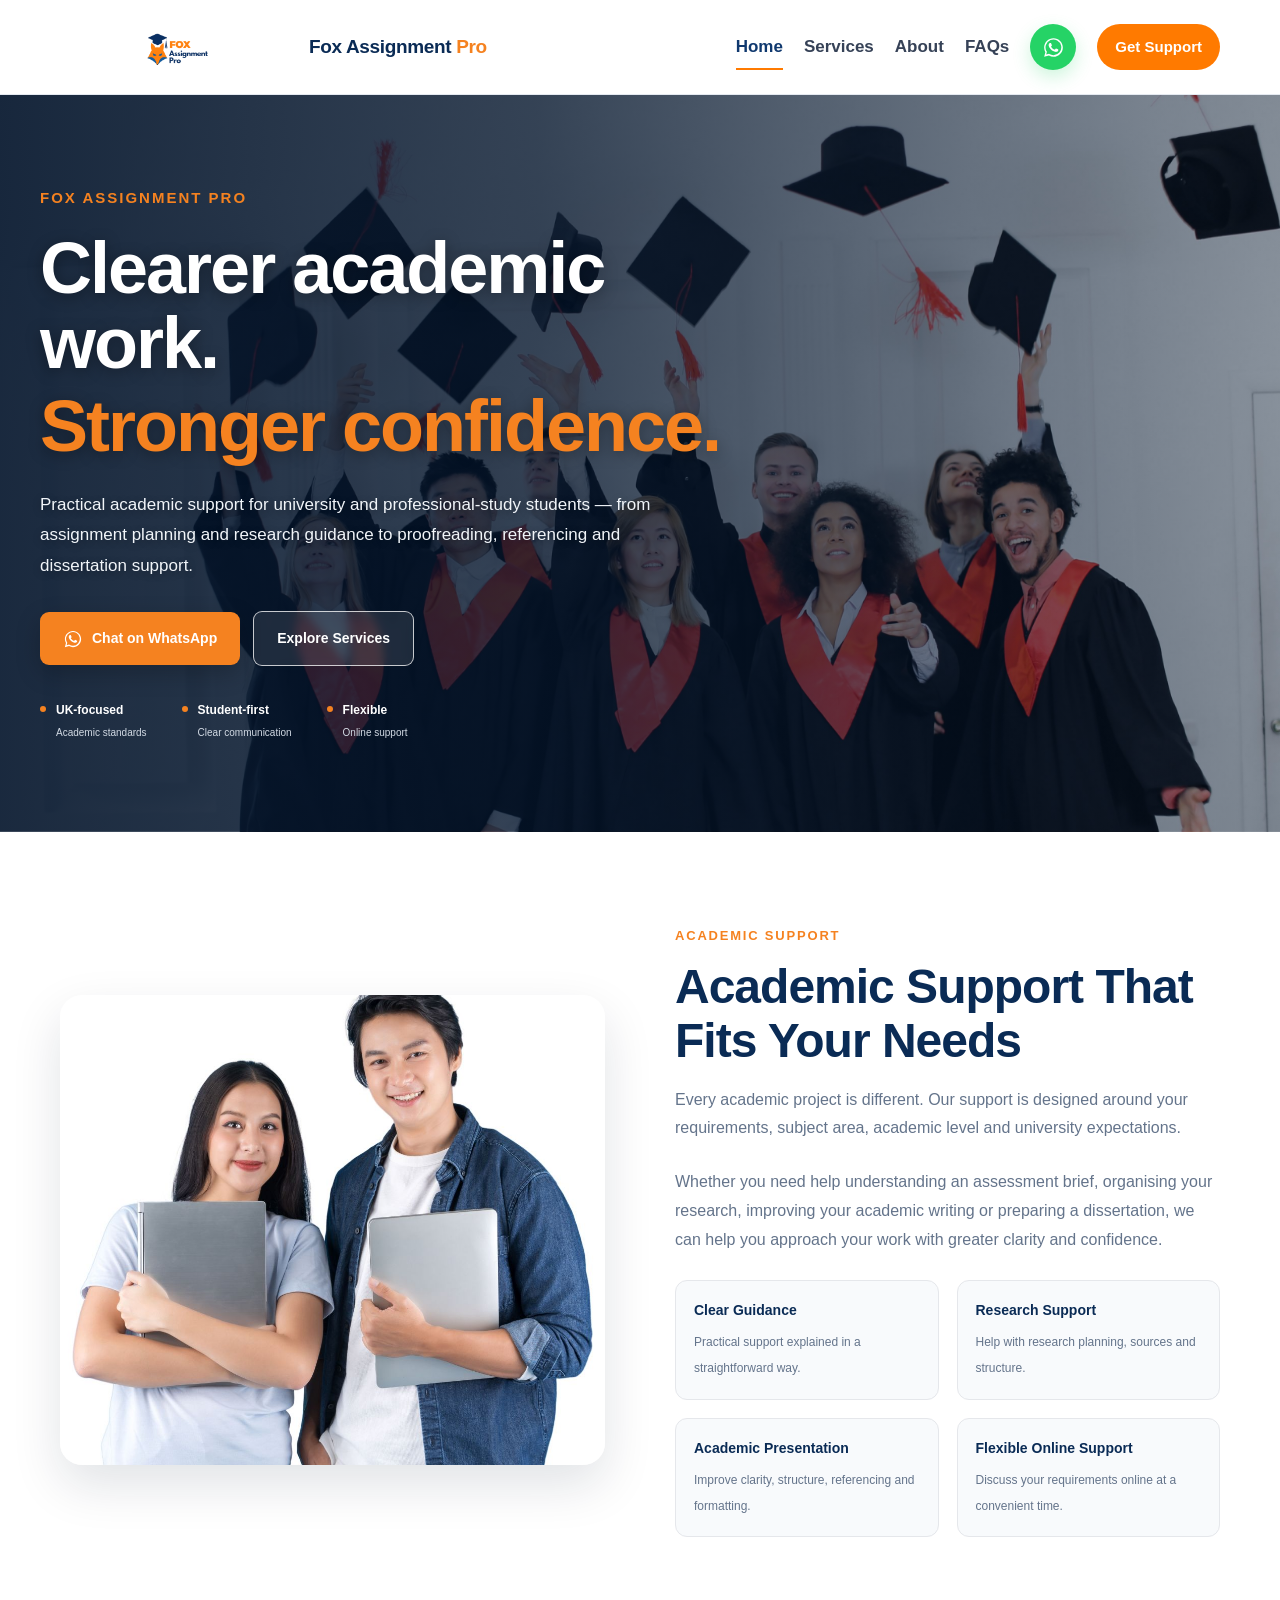
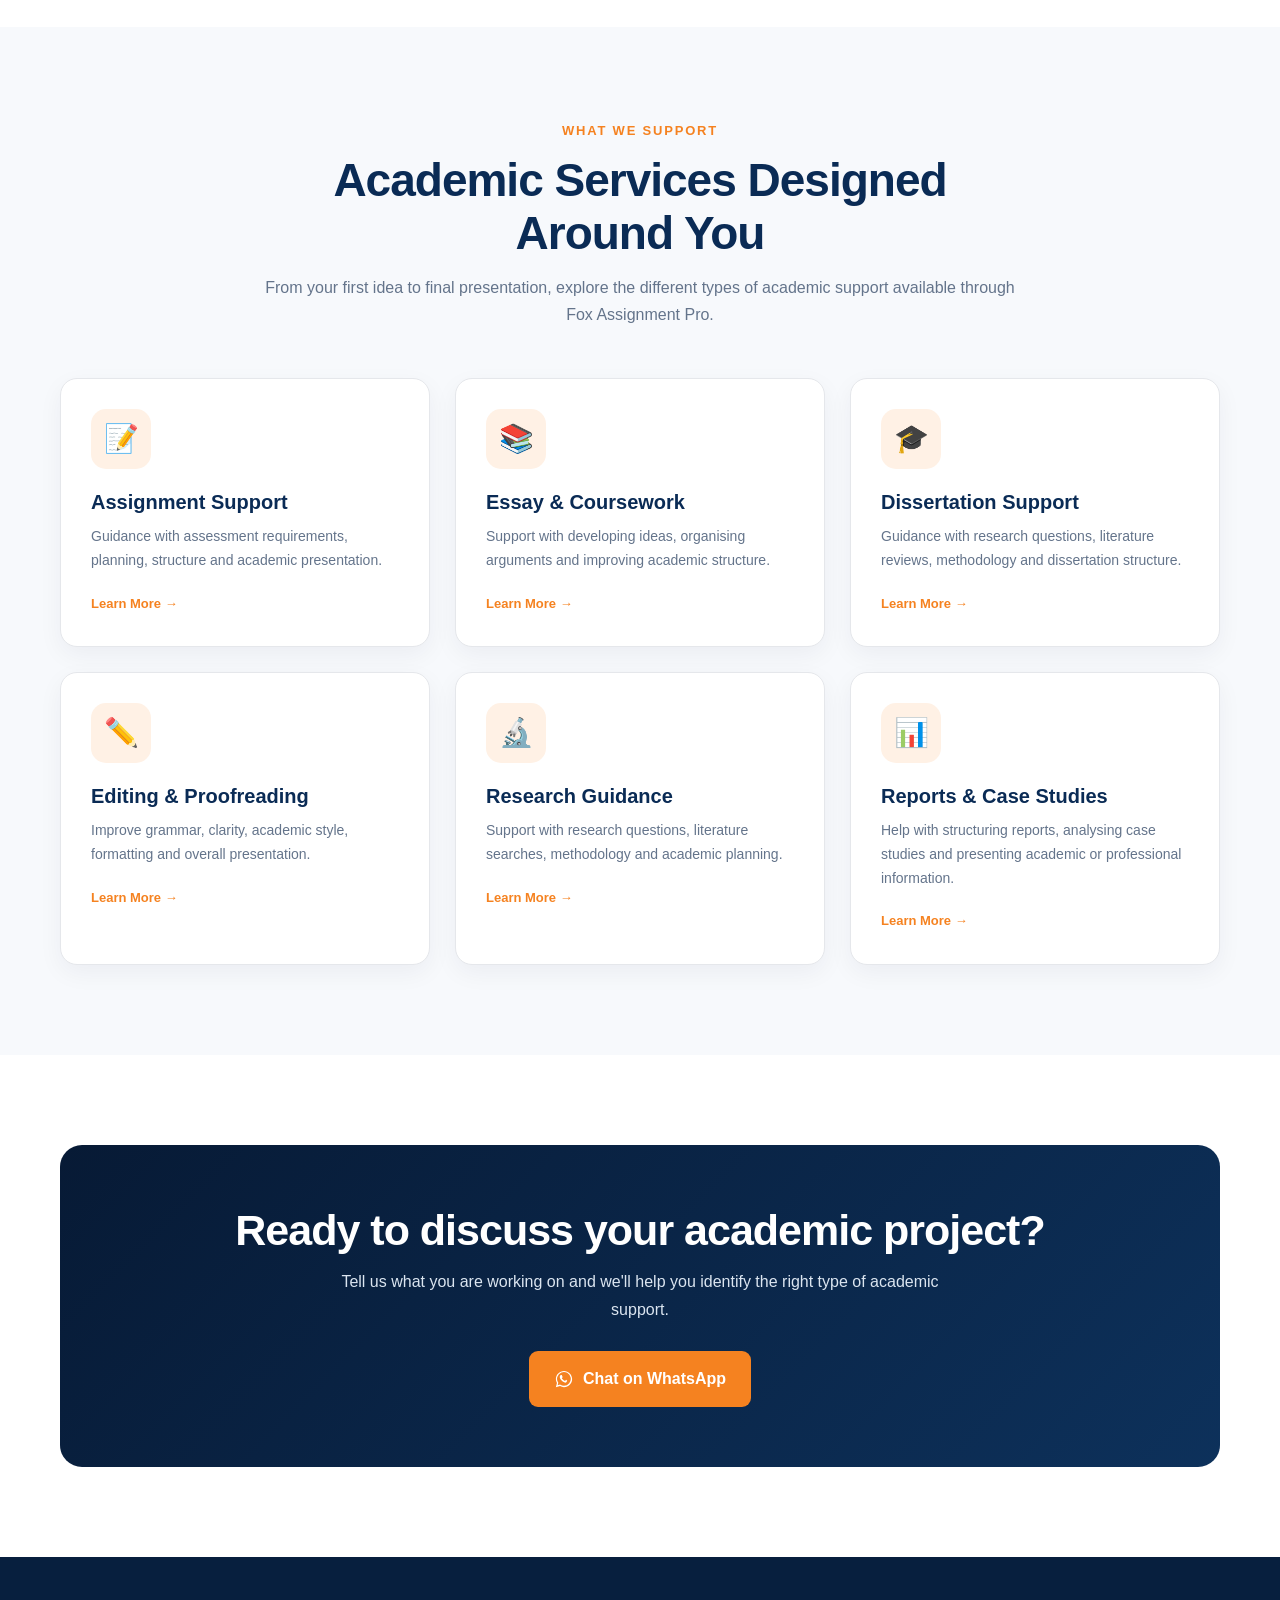
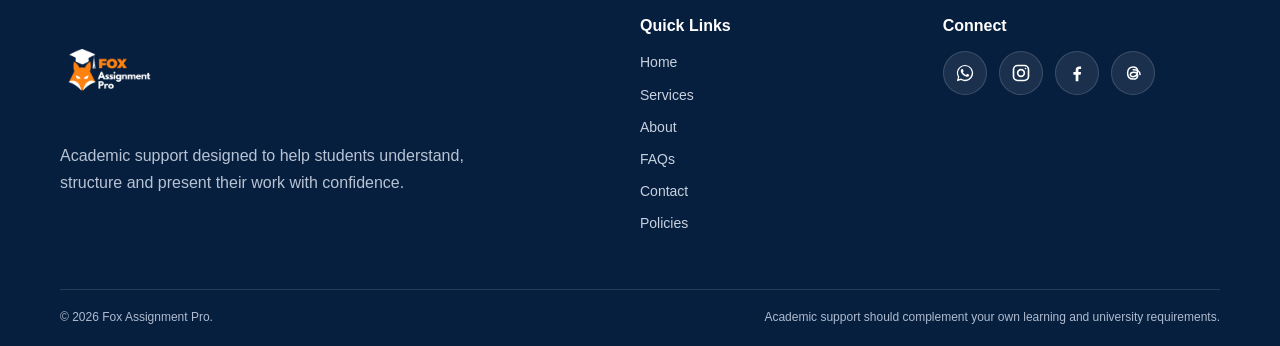
<file: index.html>
<!DOCTYPE html>
<html lang="en-GB">

<head>

    <meta charset="UTF-8">

    <meta name="viewport"
        content="width=device-width, initial-scale=1.0">

    <meta name="description"
        content="Fox Assignment Pro provides practical academic support for university and professional-study students, including assignment guidance, research support, proofreading and dissertation guidance.">

    <title>Fox Assignment Pro | Academic Support</title>

    <!-- Favicon -->
    <link rel="icon" type="image/png" href="favicon.png">

    <link rel="stylesheet"
        href="css/style.css">


    <style>

        /* =====================================================
           HOMEPAGE HERO
        ===================================================== */

        .home-hero {

            position: relative;

            min-height: 700px;

            display: flex;

            align-items: center;

            padding: 90px 20px;

            overflow: hidden;

            color: #ffffff;

            background-image:

                linear-gradient(
                    90deg,
                    rgba(3, 20, 43, 0.91) 0%,
                    rgba(3, 20, 43, 0.78) 42%,
                    rgba(3, 20, 43, 0.38) 100%
                ),

                url("home-hero.jpg");

            background-size: cover;

            background-position: center;

            background-repeat: no-repeat;

        }


        .home-hero-container {

            position: relative;

            z-index: 2;

            width: 100%;

            max-width: 1200px;

            margin: 0 auto;

        }


        .home-hero-content {

            max-width: 720px;

        }


        .home-eyebrow {

            display: inline-block;

            color: #f58220;

            font-size: 15px;

            font-weight: 900;

            text-transform: uppercase;

            letter-spacing: 2px;

            margin-bottom: 20px;

        }


        .home-hero h1 {

            margin: 0;

            color: #ffffff;

            font-size:
                clamp(44px, 6vw, 72px);

            line-height: 1.05;

            font-weight: 800;

            letter-spacing: -2px;

            text-shadow:
                0 3px 15px rgba(0,0,0,0.35);

        }


        .home-hero h1 .orange-text {

            display: block;

            color: #f58220;

            margin-top: 7px;

        }


        .home-hero-description {

            max-width: 650px;

            margin:
                25px 0 0;

            color: #f1f5f9;

            font-size: 17px;

            line-height: 1.8;

            text-shadow:
                0 2px 8px rgba(0,0,0,0.3);

        }


        /* =====================================================
           HERO BUTTONS
        ===================================================== */

        .home-hero-buttons {

            display: flex;

            align-items: center;

            gap: 13px;

            flex-wrap: wrap;

            margin-top: 30px;

        }


        .home-whatsapp-button {

            display: inline-flex;

            align-items: center;

            justify-content: center;

            gap: 9px;

            background: #f58220;

            color: #ffffff;

            padding:
                15px 23px;

            border-radius: 9px;

            text-decoration: none;

            font-size: 14px;

            font-weight: 800;

            transition:
                all 0.3s ease;

            box-shadow:
                0 8px 25px
                rgba(0,0,0,0.22);

        }


        .home-whatsapp-button:hover {

            background: #ffffff;

            color: #071a35;

            transform:
                translateY(-3px);

        }


        .home-explore-button {

            display: inline-flex;

            align-items: center;

            justify-content: center;

            background:
                rgba(255,255,255,0.10);

            color: #ffffff;

            border:
                1px solid
                rgba(255,255,255,0.75);

            padding:
                15px 23px;

            border-radius: 9px;

            text-decoration: none;

            font-size: 14px;

            font-weight: 800;

            transition:
                all 0.3s ease;

            backdrop-filter: blur(5px);

        }


        .home-explore-button:hover {

            background: #ffffff;

            color: #071a35;

            border-color: #ffffff;

        }


        .home-whatsapp-icon {

            width: 20px;

            height: 20px;

            flex-shrink: 0;

        }


        /* =====================================================
           HERO TRUST POINTS
        ===================================================== */

        .home-trust-points {

            display: flex;

            gap: 35px;

            flex-wrap: wrap;

            margin-top: 35px;

        }


        .home-trust-item {

            position: relative;

            padding-left: 16px;

        }


        .home-trust-item::before {

            content: "";

            position: absolute;

            left: 0;

            top: 5px;

            width: 6px;

            height: 6px;

            background: #f58220;

            border-radius: 50%;

        }


        .home-trust-title {

            display: block;

            color: #ffffff;

            font-size: 12px;

            font-weight: 800;

            margin-bottom: 4px;

        }


        .home-trust-description {

            display: block;

            color: #d2dae4;

            font-size: 10px;

        }


        /* =====================================================
           ACADEMIC SUPPORT INTRO
        ===================================================== */

        .academic-support-section {

            background: #ffffff;

        }


        .academic-support-layout {

            display: grid;

            grid-template-columns:
                1fr 1fr;

            gap: 70px;

            align-items: center;

        }


        .academic-support-image {

            width: 100%;

            height: 470px;

            object-fit: cover;

            border-radius: 22px;

            display: block;

            box-shadow:
                0 20px 50px
                rgba(7, 26, 53, 0.12);

        }


        .academic-support-content {

            max-width: 590px;

        }


        .academic-support-label {

            display: inline-block;

            color: #f58220;

            font-size: 13px;

            font-weight: 900;

            text-transform: uppercase;

            letter-spacing: 1.8px;

            margin-bottom: 14px;

        }


        .academic-support-content h2 {

            margin:
                0 0 18px;

            color: #0a2b55;

            font-size:
                clamp(34px, 4vw, 48px);

            line-height: 1.12;

            font-weight: 800;

        }


        .academic-support-content > p {

            margin:
                0 0 25px;

            color: #64748b;

            font-size: 16px;

            line-height: 1.8;

        }


        .academic-support-points {

            display: grid;

            grid-template-columns:
                1fr 1fr;

            gap: 18px;

            margin-top: 25px;

        }


        .academic-support-point {

            padding:
                18px;

            background: #f8fafc;

            border:
                1px solid #e5e7eb;

            border-radius: 12px;

        }


        .academic-support-point strong {

            display: block;

            color: #0a2b55;

            font-size: 14px;

            margin-bottom: 6px;

        }


        .academic-support-point span {

            color: #64748b;

            font-size: 12px;

            line-height: 1.5;

        }


        /* =====================================================
           SERVICES SECTION
        ===================================================== */

        .home-services-section {

            background: #f7f9fc;

        }


        .home-services-intro {

            max-width: 760px;

            margin:
                0 auto 50px;

            text-align: center;

        }


        .home-services-label {

            display: inline-block;

            color: #f58220;

            font-size: 13px;

            font-weight: 900;

            text-transform: uppercase;

            letter-spacing: 1.8px;

            margin-bottom: 12px;

        }


        .home-services-intro h2 {

            margin:
                0 0 14px;

            color: #0a2b55;

            font-size:
                clamp(32px, 4vw, 46px);

            line-height: 1.15;

            font-weight: 800;

        }


        .home-services-intro p {

            margin: 0;

            color: #64748b;

            font-size: 16px;

            line-height: 1.7;

        }


        .home-service-grid {

            display: grid;

            grid-template-columns:
                repeat(3, 1fr);

            gap: 25px;

        }


        .home-service-card {

            background: #ffffff;

            border:
                1px solid #e5e7eb;

            border-radius: 17px;

            padding: 30px;

            box-shadow:
                0 8px 25px
                rgba(7, 26, 53, 0.05);

            transition:
                all 0.3s ease;

        }


        .home-service-card:hover {

            transform:
                translateY(-7px);

            box-shadow:
                0 18px 40px
                rgba(7, 26, 53, 0.12);

        }


        .home-service-icon {

            width: 60px;

            height: 60px;

            border-radius: 15px;

            display: flex;

            align-items: center;

            justify-content: center;

            background: #fff1e5;

            font-size: 28px;

            margin-bottom: 20px;

        }


        .home-service-card h3 {

            color: #0a2b55;

            font-size: 20px;

            line-height: 1.3;

            margin:
                0 0 10px;

        }


        .home-service-card p {

            color: #64748b;

            font-size: 14px;

            line-height: 1.7;

            margin:
                0 0 17px;

        }


        .home-service-card a {

            color: #f58220;

            font-size: 13px;

            font-weight: 800;

            text-decoration: none;

        }


        .home-service-card a:hover {

            color: #0a2b55;

        }


        /* =====================================================
           FINAL CTA
        ===================================================== */

        .home-final-cta {

            background:
                linear-gradient(
                    135deg,
                    #071a35,
                    #0d315b
                );

            border-radius: 22px;

            padding:
                60px 35px;

            color: #ffffff;

            text-align: center;

        }


        .home-final-cta h2 {

            margin:
                0 0 12px;

            color: #ffffff;

            font-size:
                clamp(30px, 4vw, 43px);

            line-height: 1.2;

        }


        .home-final-cta p {

            max-width: 650px;

            margin:
                0 auto 28px;

            color: #dbe5f0;

            line-height: 1.7;

            font-size: 16px;

        }


        .home-final-cta-button {

            display: inline-flex;

            align-items: center;

            justify-content: center;

            gap: 9px;

            background: #f58220;

            color: #ffffff;

            padding:
                15px 25px;

            border-radius: 9px;

            text-decoration: none;

            font-weight: 800;

            transition:
                all 0.3s ease;

        }


        .home-final-cta-button:hover {

            background: #ffffff;

            color: #071a35;

            transform:
                translateY(-2px);

        }


        /* =====================================================
           TABLET
        ===================================================== */

        @media (max-width: 950px) {

            .home-hero {

                min-height: 650px;

                background-position:
                    center center;

            }


            .academic-support-layout {

                grid-template-columns: 1fr;

                gap: 45px;

            }


            .academic-support-content {

                max-width: 800px;

            }


            .academic-support-image {

                height: 430px;

            }


            .home-service-grid {

                grid-template-columns:
                    repeat(2, 1fr);

            }

        }


        /* =====================================================
           MOBILE
        ===================================================== */

        @media (max-width: 650px) {

            .home-hero {

                min-height: auto;

                padding:
                    80px 18px;

                background-position:
                    62% center;

            }


            .home-hero h1 {

                font-size: 43px;

                letter-spacing: -1px;

            }


            .home-eyebrow {

                font-size: 12px;

                letter-spacing: 1.5px;

            }


            .home-hero-description {

                font-size: 15px;

                line-height: 1.7;

            }


            .home-hero-buttons {

                flex-direction: column;

                align-items: stretch;

            }


            .home-whatsapp-button,
            .home-explore-button {

                width: 100%;

                box-sizing: border-box;

            }


            .home-trust-points {

                display: grid;

                grid-template-columns:
                    repeat(3, 1fr);

                gap: 12px;

            }


            .home-trust-title {

                font-size: 10px;

            }


            .home-trust-description {

                font-size: 8px;

            }


            .academic-support-layout {

                gap: 35px;

            }


            .academic-support-image {

                height: 350px;

                border-radius: 16px;

            }


            .academic-support-content h2 {

                font-size: 34px;

            }


            .academic-support-points {

                grid-template-columns: 1fr;

            }


            .home-service-grid {

                grid-template-columns: 1fr;

            }


            .home-final-cta {

                padding:
                    45px 25px;

            }

        }



        /* =====================================================
           HEADER + FOOTER ENHANCEMENTS
           Added for larger branding, clearer navigation,
           WhatsApp shortcut and icon-based footer socials.
        ===================================================== */

        .site-header .nav-wrap {
            height: 94px;
            gap: 24px;
        }

        .brand-lockup {
            display: inline-flex;
            align-items: center;
            gap: 14px;
            flex-shrink: 0;
        }

        .brand-lockup .brand-logo {
            display: block;
            width: 235px;
            height: auto;
            max-height: 74px;
            object-fit: contain;
        }

        .brand-name {
            color: #0a2b55;
            font-size: 19px;
            line-height: 1.05;
            font-weight: 900;
            letter-spacing: -0.35px;
            white-space: nowrap;
        }

        .brand-name strong {
            color: #f58220;
            font-weight: 900;
        }

        .site-header .nav {
            gap: 21px;
        }

        .site-header .nav > a:not(.nav-cta):not(.nav-whatsapp) {
            font-size: 17px;
            font-weight: 800;
        }

        .nav-whatsapp {
            width: 46px;
            height: 46px;
            min-width: 46px;
            display: inline-flex;
            align-items: center;
            justify-content: center;
            border-radius: 50%;
            background: #25d366;
            color: #ffffff !important;
            box-shadow: 0 7px 18px rgba(37, 211, 102, 0.23);
            transition: transform 0.25s ease, box-shadow 0.25s ease, background 0.25s ease;
        }

        .nav-whatsapp::after {
            display: none !important;
        }

        .nav-whatsapp svg {
            width: 23px;
            height: 23px;
            display: block;
        }

        .nav-whatsapp:hover {
            background: #1fbe5d;
            color: #ffffff !important;
            transform: translateY(-2px);
            box-shadow: 0 10px 24px rgba(37, 211, 102, 0.32);
        }

        .footer-logo {
            width: 275px;
            max-height: 100px;
            object-fit: contain;
            object-position: left center;
            margin-bottom: 18px;
        }
    
        .footer-socials {
            display: flex;
            align-items: center;
            gap: 12px;
            flex-wrap: wrap;
            margin-top: 13px;
        }

        .footer .footer-social-link {
            width: 44px;
            height: 44px;
            margin: 0;
            display: inline-flex;
            align-items: center;
            justify-content: center;
            border-radius: 50%;
            color: #ffffff;
            background: rgba(255, 255, 255, 0.08);
            border: 1px solid rgba(255, 255, 255, 0.15);
            transition: transform 0.25s ease, background 0.25s ease, border-color 0.25s ease;
        }

        .footer .footer-social-link svg {
            width: 20px;
            height: 20px;
            display: block;
        }

        .footer .footer-social-link:hover {
            color: #ffffff;
            background: #f58220;
            border-color: #f58220;
            transform: translateY(-3px);
        }

        @media (max-width: 1100px) {
            .brand-lockup .brand-logo {
                width: 205px;
            }

            .brand-name {
                font-size: 16px;
            }

            .site-header .nav {
                gap: 16px;
            }

            .site-header .nav > a:not(.nav-cta):not(.nav-whatsapp) {
                font-size: 16px;
            }
        }

        @media (max-width: 900px) {
            .site-header .nav-wrap {
                height: 86px;
            }

            .brand-lockup .brand-logo {
                width: 195px;
                max-height: 66px;
            }

            .brand-name {
                font-size: 16px;
            }

            .site-header .nav {
                top: 86px;
            }

            .nav-whatsapp {
                width: 46px;
                height: 46px;
                align-self: flex-start;
            }
        }

        @media (max-width: 620px) {
            .site-header .nav-wrap {
                height: 82px;
            }

            .brand-lockup .brand-logo {
                width: 195px;
                max-height: 62px;
            }

            .brand-name {
                display: none;
            }

            .site-header .nav {
                top: 82px;
            }

            .footer-logo {
                width: 255px;
                max-height: 92px;
            }
        }

    </style>

</head>


<body>


    <!-- =====================================================
         HEADER
    ===================================================== -->

    <header class="site-header">

        <div class="container nav-wrap">

            <a
                class="brand brand-lockup"
                href="index.html"
                aria-label="Fox Assignment Pro home">

                <img
                    class="brand-logo"
                    src="logo.png"
                    alt="Fox Assignment Pro logo">

                <span class="brand-name">
                    Fox Assignment <strong>Pro</strong>
                </span>

            </a>

            <button
                class="menu-toggle"
                aria-label="Open navigation"
                aria-expanded="false">
                ☰
            </button>

            <nav class="nav" aria-label="Primary navigation">

                <a class="active" href="index.html">Home</a>
                <a href="services.html">Services</a>
                <a href="about.html">About</a>
                <a href="faq.html">FAQs</a>

                <a
                    class="nav-whatsapp"
                    href="https://wa.me/447916691104"
                    target="_blank"
                    rel="noopener"
                    aria-label="Chat with Fox Assignment Pro on WhatsApp"
                    title="WhatsApp">

                    <svg
                        viewBox="0 0 32 32"
                        xmlns="http://www.w3.org/2000/svg"
                        aria-hidden="true">
                        <path
                            fill="currentColor"
                            d="M16 3C8.82 3 3 8.82 3 16c0 2.3.6 4.55 1.74 6.54L3 29l6.64-1.7A12.94 12.94 0 0 0 16 29c7.18 0 13-5.82 13-13S23.18 3 16 3zm0 23.7c-2.05 0-4.06-.55-5.81-1.6l-.42-.25-3.94 1.01 1.05-3.83-.27-.44A10.95 10.95 0 1 1 16 26.7zm6-8.22c-.33-.17-1.96-.97-2.26-1.08-.3-.11-.52-.17-.74.17-.22.33-.85 1.08-1.04 1.3-.19.22-.38.25-.71.08-.33-.17-1.4-.52-2.67-1.65-.99-.88-1.66-1.96-1.85-2.29-.19-.33-.02-.51.14-.68.15-.15.33-.38.49-.57.16-.19.22-.33.33-.55.11-.22.06-.41-.03-.58-.08-.17-.74-1.78-1.01-2.44-.27-.64-.54-.55-.74-.56h-.63c-.22 0-.58.08-.88.41-.3.33-1.16 1.13-1.16 2.76s1.19 3.2 1.35 3.42c.17.22 2.34 3.58 5.67 5.02.79.34 1.41.54 1.89.69.79.25 1.5.21 2.07.13.63-.09 1.96-.8 2.24-1.57.27-.77.27-1.43.19-1.57-.08-.14-.3-.22-.63-.39z"/>
                    </svg>

                </a>

                <a class="nav-cta" href="contact.html">Get Support</a>

            </nav>

        </div>

    </header>



    <main>


        <!-- =================================================
             HERO
        ================================================= -->

        <section class="home-hero">


            <div class="home-hero-container">


                <div class="home-hero-content">


                    <span class="home-eyebrow">

                        FOX ASSIGNMENT PRO

                    </span>


                    <h1>

                        Clearer academic work.

                        <span class="orange-text">

                            Stronger confidence.

                        </span>

                    </h1>


                    <p class="home-hero-description">

                        Practical academic support for university
                        and professional-study students — from
                        assignment planning and research guidance
                        to proofreading, referencing and
                        dissertation support.

                    </p>


                    <div class="home-hero-buttons">


                        <!-- WHATSAPP -->

                        <a
                            class="home-whatsapp-button"
                            href="https://wa.me/447916691104?text=Hello%20Fox%20Assignment%20Pro%2C%20I%20would%20like%20to%20discuss%20academic%20support."
                            target="_blank"
                            rel="noopener">


                            <svg
                                class="home-whatsapp-icon"
                                viewBox="0 0 32 32"
                                xmlns="http://www.w3.org/2000/svg"
                                aria-hidden="true">

                                <path
                                    fill="currentColor"
                                    d="M16 3C8.82 3 3 8.82 3 16c0 2.3.6 4.55 1.74 6.54L3 29l6.64-1.7A12.94 12.94 0 0 0 16 29c7.18 0 13-5.82 13-13S23.18 3 16 3zm0 23.7c-2.05 0-4.06-.55-5.81-1.6l-.42-.25-3.94 1.01 1.05-3.83-.27-.44A10.95 10.95 0 1 1 16 26.7zm6-8.22c-.33-.17-1.96-.97-2.26-1.08-.3-.11-.52-.17-.74.17-.22.33-.85 1.08-1.04 1.3-.19.22-.38.25-.71.08-.33-.17-1.4-.52-2.67-1.65-.99-.88-1.66-1.96-1.85-2.29-.19-.33-.02-.51.14-.68.15-.15.33-.38.49-.57.16-.19.22-.33.33-.55.11-.22.06-.41-.03-.58-.08-.17-.74-1.78-1.01-2.44-.27-.64-.54-.55-.74-.56h-.63c-.22 0-.58.08-.88.41-.3.33-1.16 1.13-1.16 2.76s1.19 3.2 1.35 3.42c.17.22 2.34 3.58 5.67 5.02.79.34 1.41.54 1.89.69.79.25 1.5.21 2.07.13.63-.09 1.96-.8 2.24-1.57.27-.77.27-1.43.19-1.57-.08-.14-.3-.22-.63-.39z"/>

                            </svg>


                            Chat on WhatsApp


                        </a>


                        <a
                            class="home-explore-button"
                            href="services.html">

                            Explore Services

                        </a>


                    </div>


                    <div class="home-trust-points">


                        <div class="home-trust-item">

                            <span class="home-trust-title">

                                UK-focused

                            </span>

                            <span class="home-trust-description">

                                Academic standards

                            </span>

                        </div>


                        <div class="home-trust-item">

                            <span class="home-trust-title">

                                Student-first

                            </span>

                            <span class="home-trust-description">

                                Clear communication

                            </span>

                        </div>


                        <div class="home-trust-item">

                            <span class="home-trust-title">

                                Flexible

                            </span>

                            <span class="home-trust-description">

                                Online support

                            </span>

                        </div>


                    </div>


                </div>


            </div>


        </section>



        <!-- =================================================
             ACADEMIC SUPPORT SECTION
        ================================================= -->

        <section
            class="section academic-support-section">


            <div class="container">


                <div class="academic-support-layout">


                    <!-- IMAGE -->

                    <div>

                        <img
                            class="academic-support-image"
                            src="academic-support.jpg"
                            alt="Students working with laptops">

                    </div>


                    <!-- TEXT -->

                    <div class="academic-support-content">


                        <span class="academic-support-label">

                            ACADEMIC SUPPORT

                        </span>


                        <h2>

                            Academic Support That Fits Your Needs

                        </h2>


                        <p>

                            Every academic project is different.
                            Our support is designed around your
                            requirements, subject area, academic
                            level and university expectations.

                        </p>


                        <p>

                            Whether you need help understanding an
                            assessment brief, organising your research,
                            improving your academic writing or
                            preparing a dissertation, we can help
                            you approach your work with greater
                            clarity and confidence.

                        </p>


                        <div class="academic-support-points">


                            <div class="academic-support-point">

                                <strong>

                                    Clear Guidance

                                </strong>

                                <span>

                                    Practical support explained
                                    in a straightforward way.

                                </span>

                            </div>


                            <div class="academic-support-point">

                                <strong>

                                    Research Support

                                </strong>

                                <span>

                                    Help with research planning,
                                    sources and structure.

                                </span>

                            </div>


                            <div class="academic-support-point">

                                <strong>

                                    Academic Presentation

                                </strong>

                                <span>

                                    Improve clarity, structure,
                                    referencing and formatting.

                                </span>

                            </div>


                            <div class="academic-support-point">

                                <strong>

                                    Flexible Online Support

                                </strong>

                                <span>

                                    Discuss your requirements
                                    online at a convenient time.

                                </span>

                            </div>


                        </div>


                    </div>


                </div>


            </div>


        </section>



        <!-- =================================================
             SERVICES
        ================================================= -->

        <section
            class="section home-services-section">


            <div class="container">


                <div class="home-services-intro">


                    <span class="home-services-label">

                        WHAT WE SUPPORT

                    </span>


                    <h2>

                        Academic Services Designed Around You

                    </h2>


                    <p>

                        From your first idea to final presentation,
                        explore the different types of academic
                        support available through Fox Assignment Pro.

                    </p>


                </div>



                <div class="home-service-grid">


                    <!-- SERVICE 1 -->

                    <article class="home-service-card">


                        <div class="home-service-icon">

                            📝

                        </div>


                        <h3>

                            Assignment Support

                        </h3>


                        <p>

                            Guidance with assessment requirements,
                            planning, structure and academic
                            presentation.

                        </p>


                        <a href="services.html">

                            Learn More →

                        </a>


                    </article>



                    <!-- SERVICE 2 -->

                    <article class="home-service-card">


                        <div class="home-service-icon">

                            📚

                        </div>


                        <h3>

                            Essay & Coursework

                        </h3>


                        <p>

                            Support with developing ideas,
                            organising arguments and improving
                            academic structure.

                        </p>


                        <a href="services.html">

                            Learn More →

                        </a>


                    </article>



                    <!-- SERVICE 3 -->

                    <article class="home-service-card">


                        <div class="home-service-icon">

                            🎓

                        </div>


                        <h3>

                            Dissertation Support

                        </h3>


                        <p>

                            Guidance with research questions,
                            literature reviews, methodology and
                            dissertation structure.

                        </p>


                        <a href="services.html">

                            Learn More →

                        </a>


                    </article>



                    <!-- SERVICE 4 -->

                    <article class="home-service-card">


                        <div class="home-service-icon">

                            ✏️

                        </div>


                        <h3>

                            Editing & Proofreading

                        </h3>


                        <p>

                            Improve grammar, clarity, academic
                            style, formatting and overall
                            presentation.

                        </p>


                        <a href="services.html">

                            Learn More →

                        </a>


                    </article>



                    <!-- SERVICE 5 -->

                    <article class="home-service-card">


                        <div class="home-service-icon">

                            🔬

                        </div>


                        <h3>

                            Research Guidance

                        </h3>


                        <p>

                            Support with research questions,
                            literature searches, methodology
                            and academic planning.

                        </p>


                        <a href="services.html">

                            Learn More →

                        </a>


                    </article>



                    <!-- SERVICE 6 -->

                    <article class="home-service-card">


                        <div class="home-service-icon">

                            📊

                        </div>


                        <h3>

                            Reports & Case Studies

                        </h3>


                        <p>

                            Help with structuring reports,
                            analysing case studies and presenting
                            academic or professional information.

                        </p>


                        <a href="services.html">

                            Learn More →

                        </a>


                    </article>


                </div>


            </div>


        </section>



        <!-- =================================================
             FINAL CTA
        ================================================= -->

        <section class="section">


            <div class="container">


                <div class="home-final-cta">


                    <h2>

                        Ready to discuss your academic project?

                    </h2>


                    <p>

                        Tell us what you are working on and
                        we'll help you identify the right type
                        of academic support.

                    </p>


                    <a
                        class="home-final-cta-button"
                        href="https://wa.me/447916691104?text=Hello%20Fox%20Assignment%20Pro%2C%20I%20would%20like%20to%20discuss%20my%20academic%20project."
                        target="_blank"
                        rel="noopener">


                        <svg
                            class="home-whatsapp-icon"
                            viewBox="0 0 32 32"
                            xmlns="http://www.w3.org/2000/svg"
                            aria-hidden="true">

                            <path
                                fill="currentColor"
                                d="M16 3C8.82 3 3 8.82 3 16c0 2.3.6 4.55 1.74 6.54L3 29l6.64-1.7A12.94 12.94 0 0 0 16 29c7.18 0 13-5.82 13-13S23.18 3 16 3zm0 23.7c-2.05 0-4.06-.55-5.81-1.6l-.42-.25-3.94 1.01 1.05-3.83-.27-.44A10.95 10.95 0 1 1 16 26.7zm6-8.22c-.33-.17-1.96-.97-2.26-1.08-.3-.11-.52-.17-.74.17-.22.33-.85 1.08-1.04 1.3-.19.22-.38.25-.71.08-.33-.17-1.4-.52-2.67-1.65-.99-.88-1.66-1.96-1.85-2.29-.19-.33-.02-.51.14-.68.15-.15.33-.38.49-.57.16-.19.22-.33.33-.55.11-.22.06-.41-.03-.58-.08-.17-.74-1.78-1.01-2.44-.27-.64-.54-.55-.74-.56h-.63c-.22 0-.58.08-.88.41-.3.33-1.16 1.13-1.16 2.76s1.19 3.2 1.35 3.42c.17.22 2.34 3.58 5.67 5.02.79.34 1.41.54 1.89.69.63-.09 1.96-.8 2.24-1.57.27-.77.27-1.43.19-1.57-.08-.14-.3-.22-.63-.39z"/>

                        </svg>


                        Chat on WhatsApp


                    </a>


                </div>


            </div>


        </section>


    </main>



    <!-- =====================================================
         FOOTER
    ===================================================== -->

    <footer class="footer">

        <div class="container footer-grid">

            <div>

                <img
                    class="footer-logo"
                    src="logo-footer.png"
                    alt="Fox Assignment Pro">

                <p>
                    Academic support designed to help students
                    understand, structure and present their work
                    with confidence.
                </p>

            </div>

            <div>

                <h3>Quick Links</h3>

                <a href="index.html">Home</a>
                <a href="services.html">Services</a>
                <a href="about.html">About</a>
                <a href="faq.html">FAQs</a>
                <a href="contact.html">Contact</a>
                <a href="policies.html">Policies</a>

            </div>

            <div>

                <h3>Connect</h3>

                <div class="footer-socials" aria-label="Social media links">

                    <a
                        class="footer-social-link"
                        href="https://wa.me/447916691104"
                        target="_blank"
                        rel="noopener"
                        aria-label="WhatsApp"
                        title="WhatsApp">
                        <svg viewBox="0 0 32 32" xmlns="http://www.w3.org/2000/svg" aria-hidden="true">
                            <path fill="currentColor" d="M16 3C8.82 3 3 8.82 3 16c0 2.3.6 4.55 1.74 6.54L3 29l6.64-1.7A12.94 12.94 0 0 0 16 29c7.18 0 13-5.82 13-13S23.18 3 16 3zm0 23.7c-2.05 0-4.06-.55-5.81-1.6l-.42-.25-3.94 1.01 1.05-3.83-.27-.44A10.95 10.95 0 1 1 16 26.7zm6-8.22c-.33-.17-1.96-.97-2.26-1.08-.3-.11-.52-.17-.74.17-.22.33-.85 1.08-1.04 1.3-.19.22-.38.25-.71.08-.33-.17-1.4-.52-2.67-1.65-.99-.88-1.66-1.96-1.85-2.29-.19-.33-.02-.51.14-.68.15-.15.33-.38.49-.57.16-.19.22-.33.33-.55.11-.22.06-.41-.03-.58-.08-.17-.74-1.78-1.01-2.44-.27-.64-.54-.55-.74-.56h-.63c-.22 0-.58.08-.88.41-.3.33-1.16 1.13-1.16 2.76s1.19 3.2 1.35 3.42c.17.22 2.34 3.58 5.67 5.02.79.34 1.41.54 1.89.69.79.25 1.5.21 2.07.13.63-.09 1.96-.8 2.24-1.57.27-.77.27-1.43.19-1.57-.08-.14-.3-.22-.63-.39z"/>
                        </svg>
                    </a>

                    <a
                        class="footer-social-link"
                        href="https://www.instagram.com/foxassignmentpro1/"
                        target="_blank"
                        rel="noopener"
                        aria-label="Instagram"
                        title="Instagram">
                        <svg viewBox="0 0 24 24" fill="none" stroke="currentColor" stroke-width="2" stroke-linecap="round" stroke-linejoin="round" aria-hidden="true">
                            <rect x="3" y="3" width="18" height="18" rx="5"></rect>
                            <circle cx="12" cy="12" r="4"></circle>
                            <circle cx="17.4" cy="6.6" r="1" fill="currentColor" stroke="none"></circle>
                        </svg>
                    </a>

                    <a
                        class="footer-social-link"
                        href="https://www.facebook.com/profile.php?id=61591156565168&amp;sk=about"
                        target="_blank"
                        rel="noopener"
                        aria-label="Facebook"
                        title="Facebook">
                        <svg viewBox="0 0 24 24" fill="currentColor" aria-hidden="true">
                            <path d="M13.65 22v-8h2.75l.42-3.2h-3.17V8.75c0-.93.26-1.56 1.59-1.56h1.69V4.33c-.29-.04-1.29-.13-2.45-.13-2.42 0-4.08 1.48-4.08 4.19v2.41H7.67V14h2.73v8h3.25z"></path>
                        </svg>
                    </a>

                    <a
                        class="footer-social-link"
                        href="https://www.threads.com/@foxassignmentpro1/"
                        target="_blank"
                        rel="noopener"
                        aria-label="Threads"
                        title="Threads">
                        <svg viewBox="0 0 24 24" fill="none" stroke="currentColor" stroke-width="1.8" stroke-linecap="round" stroke-linejoin="round" aria-hidden="true">
                            <path d="M17.6 8.7c-.6-2.5-2.5-4-5.4-4-4 0-6.7 2.9-6.7 7.3s2.5 7.3 6.5 7.3c3.3 0 5.6-1.8 5.6-4.4 0-2.3-1.8-3.8-4.7-3.8-2.4 0-4.1 1.1-4.1 2.8 0 1.5 1.3 2.5 3.1 2.5 3.2 0 5.4-2.3 5.4-5.5 0-.8-.1-1.5-.3-2.2"></path>
                            <path d="M12.2 8.1c2.5 0 4.5.5 6 1.5 1.5 1 2.3 2.4 2.3 4.1"></path>
                        </svg>
                    </a>

                </div>

            </div>

        </div>

        <div class="container footer-bottom">

            <span>
                © <span id="year"></span> Fox Assignment Pro.
            </span>

            <span>
                Academic support should complement
                your own learning and university
                requirements.
            </span>

        </div>

    </footer>



    <script src="js/script.js"></script>


</body>

</html>
</file>
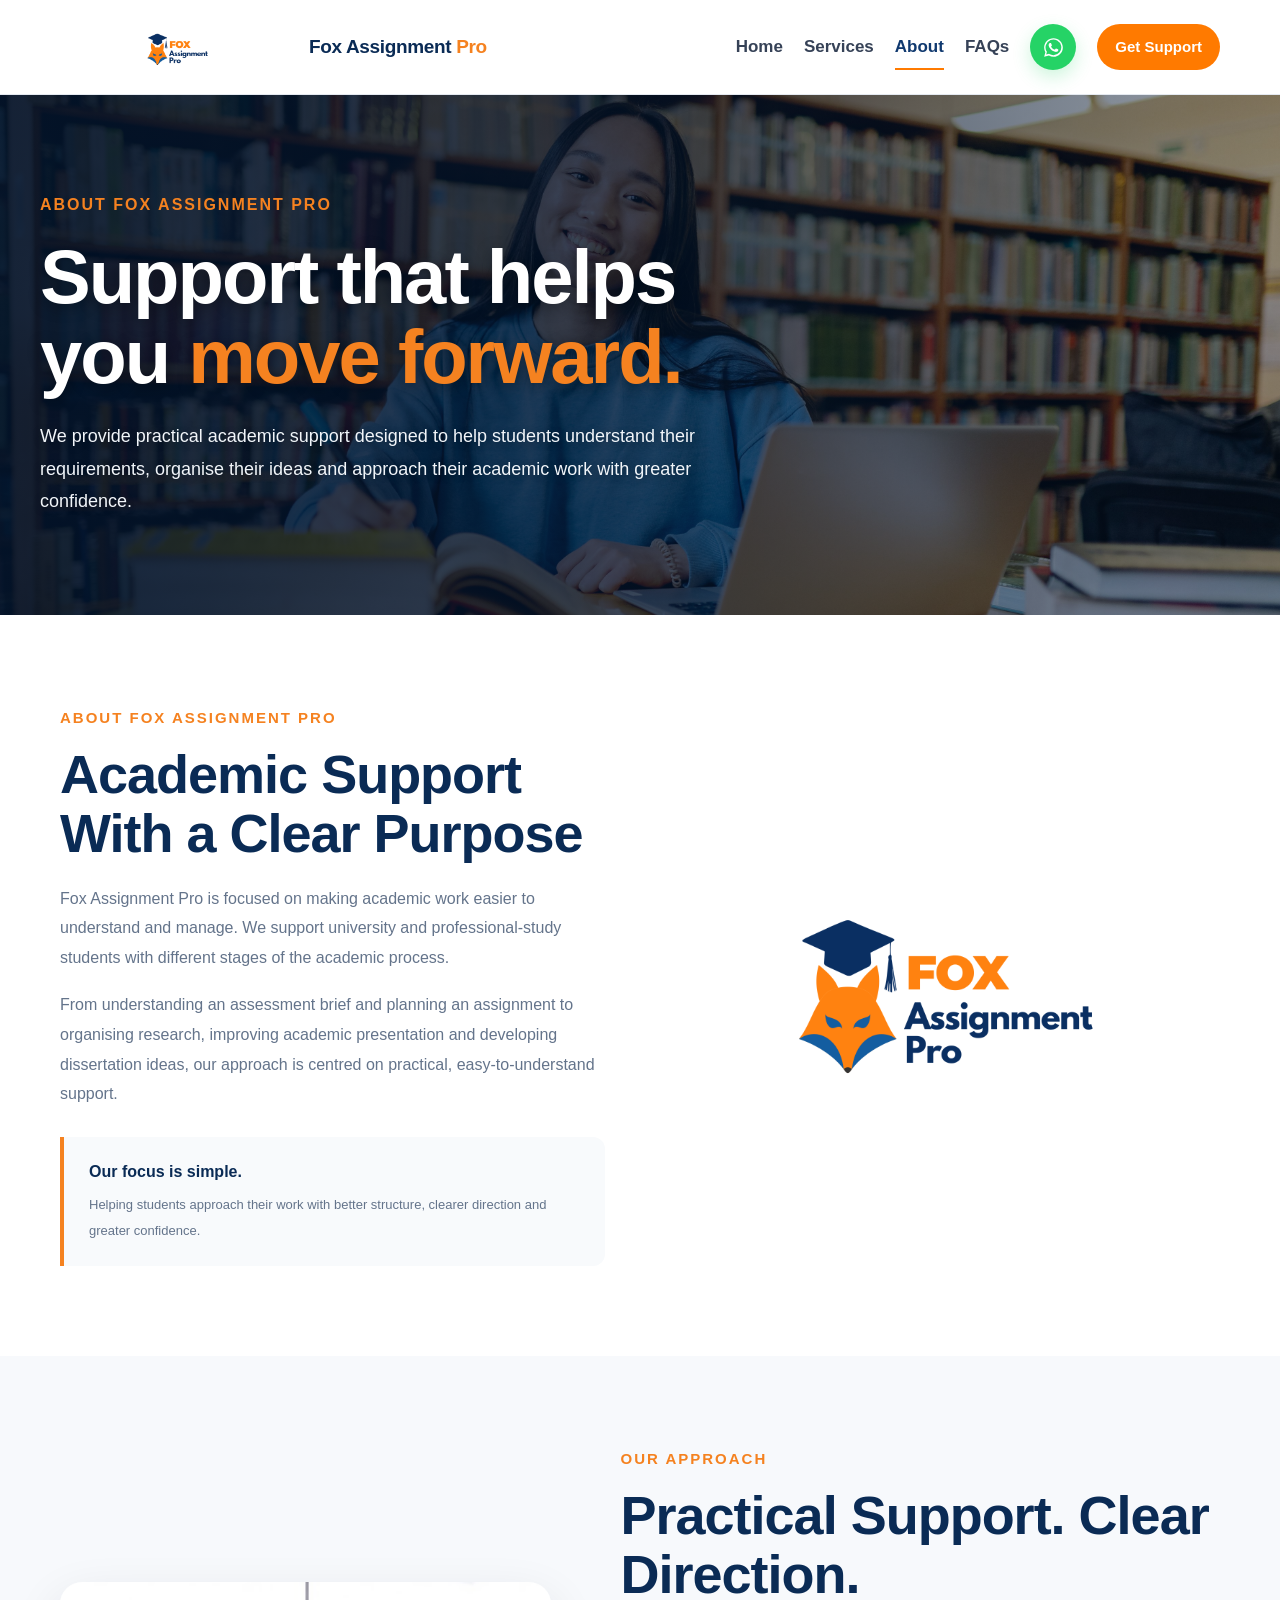
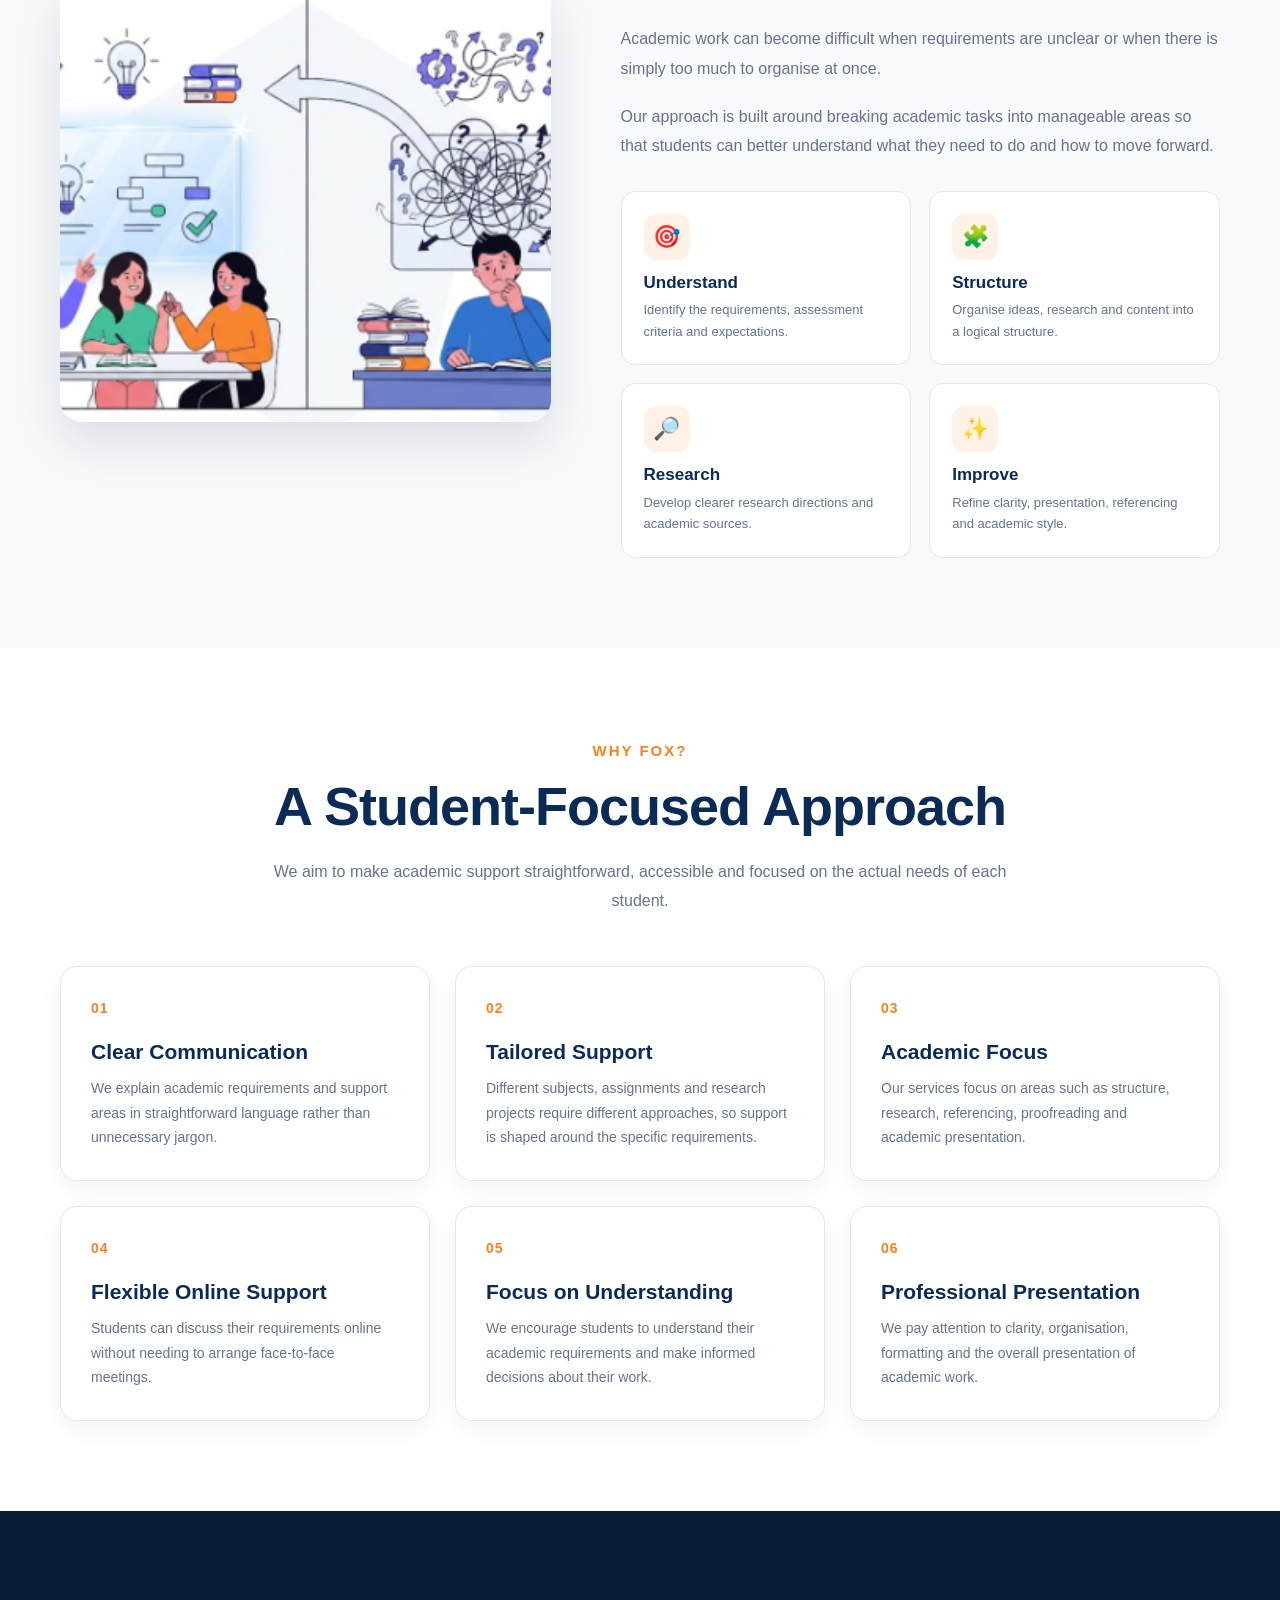
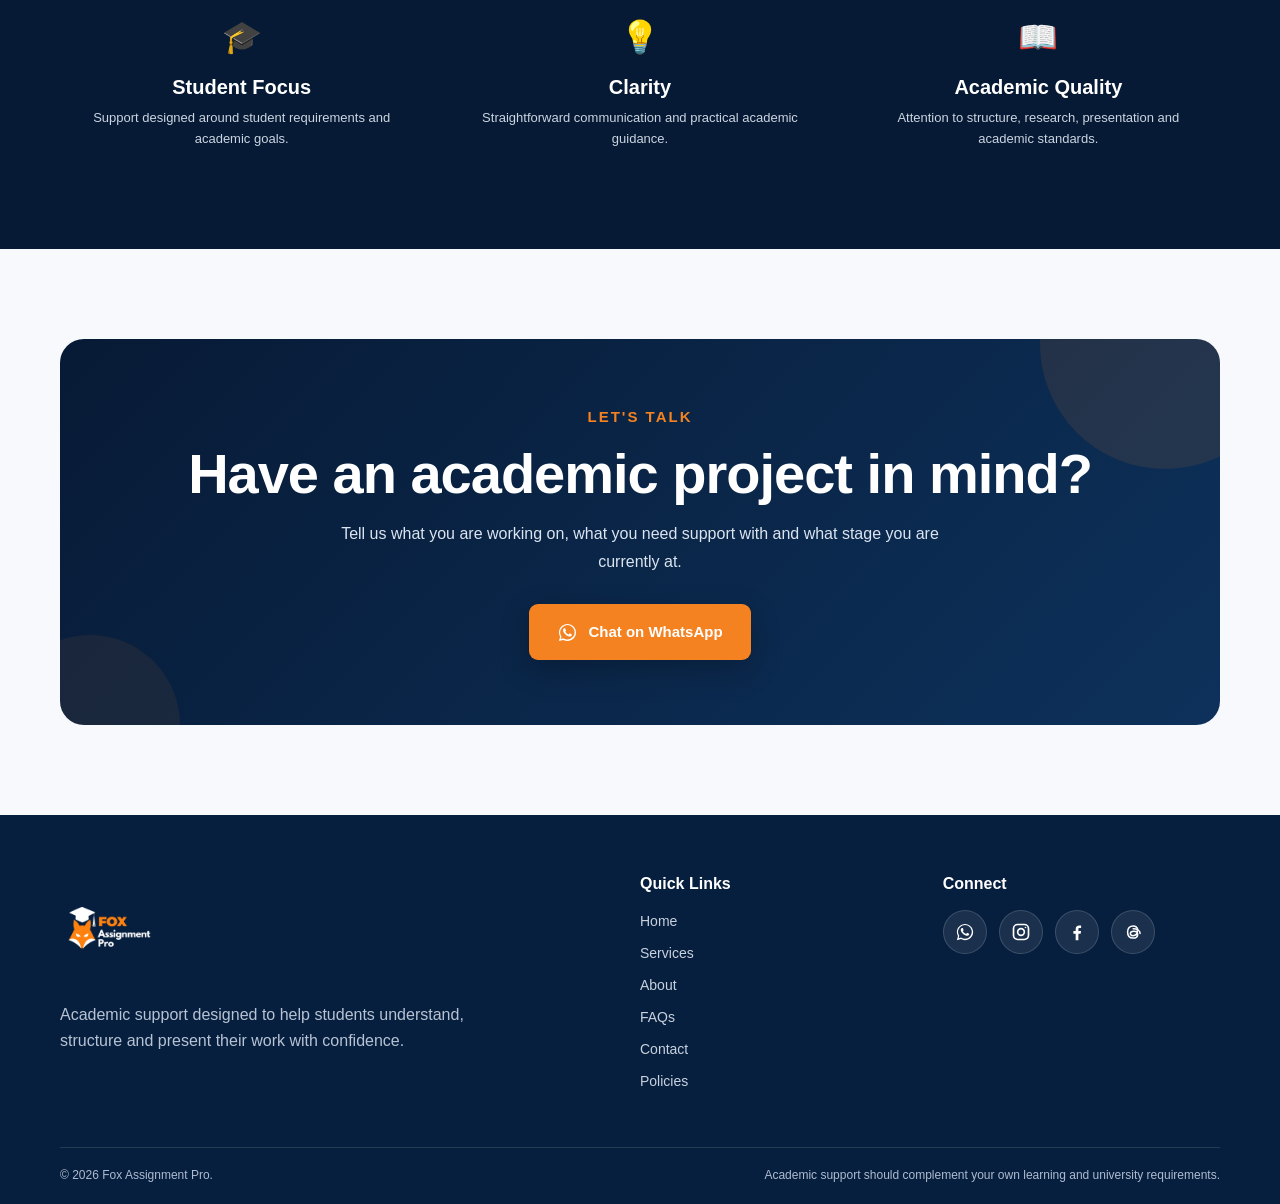
<file: about.html>
<!DOCTYPE html>
<html lang="en-GB">

<head>

    <meta charset="UTF-8">

    <meta name="viewport"
        content="width=device-width, initial-scale=1.0">

    <meta name="description"
        content="Learn more about Fox Assignment Pro, our academic support approach and how we help students approach assignments, research and dissertations with greater clarity and confidence.">

    <title>About Us | Fox Assignment Pro</title>
    
    <link rel="icon" type="image/png" href="favicon.png">
    
    <link rel="stylesheet"
        href="css/style.css">


    <style>

        /* =====================================================
           ABOUT HERO
        ===================================================== */

        .about-hero {

            position: relative;

            min-height: 520px;

            display: flex;

            align-items: center;

            padding: 90px 20px;

            overflow: hidden;

            color: #ffffff;

            background-image:

                linear-gradient(
                    90deg,
                    rgba(3, 20, 43, 0.91) 0%,
                    rgba(3, 20, 43, 0.76) 45%,
                    rgba(3, 20, 43, 0.40) 100%
                ),

                url("about-hero.jpg");

            background-size: cover;

            background-position: center;

            background-repeat: no-repeat;

        }


        .about-hero-container {

            position: relative;

            z-index: 2;

            width: 100%;

            max-width: 1200px;

            margin: 0 auto;

        }


        .about-hero-content {

            max-width: 760px;

        }


        .about-hero-label {

            display: inline-block;

            color: #f58220;

            font-size: 16px;

            font-weight: 900;

            text-transform: uppercase;

            letter-spacing: 2px;

            margin-bottom: 18px;

        }


        .about-hero h1 {

            margin: 0;

            color: #ffffff;

            font-size:
                clamp(48px, 7vw, 76px);

            line-height: 1.05;

            font-weight: 800;

            letter-spacing: -2px;

            text-shadow:
                0 3px 15px rgba(0,0,0,0.35);

        }


        .about-hero h1 span {

            color: #f58220;

        }


        .about-hero-text {

            max-width: 680px;

            margin:
                24px 0 0;

            color: #f1f5f9;

            font-size: 18px;

            line-height: 1.8;

            text-shadow:
                0 2px 8px rgba(0,0,0,0.25);

        }


        /* =====================================================
           SECTION HEADINGS
        ===================================================== */

        .about-section-label {

            display: inline-block;

            color: #f58220;

            font-size: 15px;

            font-weight: 900;

            text-transform: uppercase;

            letter-spacing: 2px;

            margin-bottom: 14px;

        }


        .about-section-title {

            margin:
                0 0 20px;

            color: #0a2b55;

            font-size:
                clamp(38px, 5vw, 54px);

            line-height: 1.1;

            font-weight: 800;

            letter-spacing: -1px;

        }


        .about-section-text {

            color: #64748b;

            font-size: 16px;

            line-height: 1.85;

            margin:
                0 0 18px;

        }


        /* =====================================================
           ABOUT INTRO
        ===================================================== */

        .about-intro {

            background: #ffffff;

        }


        .about-intro-layout {

            display: grid;

            grid-template-columns:
                1fr 1fr;

            gap: 70px;

            align-items: center;

        }


        .about-intro-content {

            max-width: 620px;

        }


        .about-intro-highlight {

            margin-top: 28px;

            padding:
                22px 25px;

            border-left:
                4px solid #f58220;

            background: #f8fafc;

            border-radius: 0 12px 12px 0;

        }


        .about-intro-highlight strong {

            display: block;

            color: #0a2b55;

            font-size: 16px;

            margin-bottom: 6px;

        }


        .about-intro-highlight span {

            color: #64748b;

            font-size: 13px;

            line-height: 1.6;

        }


        /* =====================================================
           OUR APPROACH
        ===================================================== */

        .about-approach {

            background: #f7f9fc;

        }


        .about-approach-layout {

            display: grid;

            grid-template-columns:
                0.9fr 1.1fr;

            gap: 70px;

            align-items: center;

        }


        .about-approach-image-wrap {

            position: relative;

        }


        .about-approach-image {

            width: 100%;

            height: 440px;

            object-fit: cover;

            border-radius: 22px;

            display: block;

            box-shadow:
                0 20px 50px
                rgba(7, 26, 53, 0.12);

        }


        .about-approach-content {

            max-width: 650px;

        }


        .approach-points {

            display: grid;

            grid-template-columns:
                1fr 1fr;

            gap: 18px;

            margin-top: 30px;

        }


        .approach-point {

            background: #ffffff;

            padding: 22px;

            border-radius: 14px;

            border:
                1px solid #e5e7eb;

            transition:
                all 0.3s ease;

        }


        .approach-point:hover {

            transform:
                translateY(-4px);

            box-shadow:
                0 12px 30px
                rgba(7, 26, 53, 0.08);

        }


        .approach-icon {

            width: 46px;

            height: 46px;

            display: flex;

            align-items: center;

            justify-content: center;

            background: #fff1e5;

            border-radius: 12px;

            font-size: 22px;

            margin-bottom: 13px;

        }


        .approach-point h3 {

            margin:
                0 0 7px;

            color: #0a2b55;

            font-size: 17px;

        }


        .approach-point p {

            margin: 0;

            color: #64748b;

            font-size: 13px;

            line-height: 1.65;

        }


        /* =====================================================
           WHY FOX
        ===================================================== */

        .why-fox {

            background: #ffffff;

        }


        .why-fox-header {

            max-width: 760px;

            margin:
                0 auto 50px;

            text-align: center;

        }


        .why-fox-grid {

            display: grid;

            grid-template-columns:
                repeat(3, 1fr);

            gap: 25px;

        }


        .why-fox-card {

            background: #ffffff;

            border:
                1px solid #e5e7eb;

            border-radius: 17px;

            padding: 30px;

            box-shadow:
                0 8px 25px
                rgba(7, 26, 53, 0.05);

            transition:
                all 0.3s ease;

        }


        .why-fox-card:hover {

            transform:
                translateY(-6px);

            box-shadow:
                0 18px 40px
                rgba(7, 26, 53, 0.11);

        }


        .why-fox-number {

            color: #f58220;

            font-size: 14px;

            font-weight: 900;

            letter-spacing: 1px;

            margin-bottom: 18px;

        }


        .why-fox-card h3 {

            color: #0a2b55;

            font-size: 21px;

            line-height: 1.3;

            margin:
                0 0 11px;

        }


        .why-fox-card p {

            color: #64748b;

            font-size: 14px;

            line-height: 1.75;

            margin: 0;

        }


        /* =====================================================
           OUR VALUES STRIP
        ===================================================== */

        .about-values {

            background:
                #071a35;

            color: #ffffff;

        }


        .about-values-grid {

            display: grid;

            grid-template-columns:
                repeat(3, 1fr);

            gap: 35px;

            text-align: center;

        }


        .about-value {

            padding:
                10px 20px;

        }


        .about-value-icon {

            font-size: 32px;

            margin-bottom: 12px;

        }


        .about-value h3 {

            color: #ffffff;

            font-size: 20px;

            margin:
                0 0 8px;

        }


        .about-value p {

            color: #cbd5e1;

            font-size: 13px;

            line-height: 1.65;

            margin: 0;

        }


        /* =====================================================
           LET'S TALK
        ===================================================== */

        .about-contact {

            background: #f7f9fc;

        }


        .about-contact-box {

            position: relative;

            overflow: hidden;

            background:
                linear-gradient(
                    135deg,
                    #071a35,
                    #0d315b
                );

            border-radius: 24px;

            padding:
                65px 40px;

            text-align: center;

            color: #ffffff;

        }


        .about-contact-box::before {

            content: "";

            position: absolute;

            width: 250px;

            height: 250px;

            border-radius: 50%;

            background:
                rgba(245, 130, 32, 0.10);

            top: -120px;

            right: -70px;

        }


        .about-contact-box::after {

            content: "";

            position: absolute;

            width: 180px;

            height: 180px;

            border-radius: 50%;

            background:
                rgba(245, 130, 32, 0.07);

            bottom: -90px;

            left: -60px;

        }


        .about-contact-content {

            position: relative;

            z-index: 2;

        }


        .about-contact-label {

            display: inline-block;

            color: #f58220;

            font-size: 15px;

            font-weight: 900;

            letter-spacing: 2px;

            text-transform: uppercase;

            margin-bottom: 13px;

        }


        .about-contact-box h2 {

            margin:
                0 0 15px;

            color: #ffffff;

            font-size:
                clamp(40px, 5vw, 56px);

            line-height: 1.1;

            font-weight: 800;

        }


        .about-contact-box p {

            max-width: 650px;

            margin:
                0 auto 28px;

            color: #dbe5f0;

            font-size: 16px;

            line-height: 1.75;

        }


        .about-whatsapp-button {

            display: inline-flex;

            align-items: center;

            justify-content: center;

            gap: 10px;

            background: #f58220;

            color: #ffffff;

            padding:
                16px 28px;

            border-radius: 9px;

            text-decoration: none;

            font-size: 15px;

            font-weight: 800;

            transition:
                all 0.3s ease;

            box-shadow:
                0 10px 30px
                rgba(0,0,0,0.22);

        }


        .about-whatsapp-button:hover {

            background: #ffffff;

            color: #071a35;

            transform:
                translateY(-3px);

        }


        .about-whatsapp-icon {

            width: 21px;

            height: 21px;

            flex-shrink: 0;

        }


        /* =====================================================
           RESPONSIVE
        ===================================================== */

        @media (max-width: 950px) {

            .about-hero {

                min-height: 500px;

            }


            .about-intro-layout {

                grid-template-columns: 1fr;

                gap: 45px;

            }


            .about-approach-layout {

                grid-template-columns: 1fr;

                gap: 45px;

            }


            .about-approach-image {

                height: 400px;

            }


            .why-fox-grid {

                grid-template-columns:
                    repeat(2, 1fr);

            }


            .about-values-grid {

                grid-template-columns:
                    repeat(3, 1fr);

                gap: 15px;

            }

        }


        @media (max-width: 650px) {

            .about-hero {

                min-height: 500px;

                padding:
                    75px 18px;

                background-position:
                    center center;

            }


            .about-hero h1 {

                font-size: 45px;

                letter-spacing: -1px;

            }


            .about-hero-label {

                font-size: 12px;

                letter-spacing: 1.5px;

            }


            .about-hero-text {

                font-size: 15px;

                line-height: 1.7;

            }


            .about-section-title {

                font-size: 37px;

            }


            .about-section-label {

                font-size: 12px;

                letter-spacing: 1.5px;

            }


            .about-approach-image {

                height: 320px;

                border-radius: 16px;

            }


            .approach-points {

                grid-template-columns: 1fr;

            }


            .why-fox-grid {

                grid-template-columns: 1fr;

            }


            .about-values-grid {

                grid-template-columns: 1fr;

                gap: 30px;

            }


            .about-contact-box {

                padding:
                    50px 25px;

            }


            .about-contact-box h2 {

                font-size: 40px;

            }


            .about-contact-box p {

                font-size: 14px;

            }


            .about-whatsapp-button {

                width: 100%;

                box-sizing: border-box;

            }

        }


/* =====================================================
           HEADER + FOOTER ENHANCEMENTS
           Added for larger branding, clearer navigation,
           WhatsApp shortcut and icon-based footer socials.
        ===================================================== */

        .site-header .nav-wrap {
            height: 94px;
            gap: 24px;
        }

        .brand-lockup {
            display: inline-flex;
            align-items: center;
            gap: 14px;
            flex-shrink: 0;
        }

        .brand-lockup .brand-logo {
            display: block;
            width: 235px;
            height: auto;
            max-height: 74px;
            object-fit: contain;
        }

        .brand-name {
            color: #0a2b55;
            font-size: 19px;
            line-height: 1.05;
            font-weight: 900;
            letter-spacing: -0.35px;
            white-space: nowrap;
        }

        .brand-name strong {
            color: #f58220;
            font-weight: 900;
        }

        .site-header .nav {
            gap: 21px;
        }

        .site-header .nav > a:not(.nav-cta):not(.nav-whatsapp) {
            font-size: 17px;
            font-weight: 800;
        }

        .nav-whatsapp {
            width: 46px;
            height: 46px;
            min-width: 46px;
            display: inline-flex;
            align-items: center;
            justify-content: center;
            border-radius: 50%;
            background: #25d366;
            color: #ffffff !important;
            box-shadow: 0 7px 18px rgba(37, 211, 102, 0.23);
            transition: transform 0.25s ease, box-shadow 0.25s ease, background 0.25s ease;
        }

        .nav-whatsapp::after {
            display: none !important;
        }

        .nav-whatsapp svg {
            width: 23px;
            height: 23px;
            display: block;
        }

        .nav-whatsapp:hover {
            background: #1fbe5d;
            color: #ffffff !important;
            transform: translateY(-2px);
            box-shadow: 0 10px 24px rgba(37, 211, 102, 0.32);
        }

        .footer-logo {
            width: 275px;
            max-height: 100px;
            object-fit: contain;
            object-position: left center;
            margin-bottom: 18px;
        }

        .footer-socials {
            display: flex;
            align-items: center;
            gap: 12px;
            flex-wrap: wrap;
            margin-top: 13px;
        }

        .footer .footer-social-link {
            width: 44px;
            height: 44px;
            margin: 0;
            display: inline-flex;
            align-items: center;
            justify-content: center;
            border-radius: 50%;
            color: #ffffff;
            background: rgba(255, 255, 255, 0.08);
            border: 1px solid rgba(255, 255, 255, 0.15);
            transition: transform 0.25s ease, background 0.25s ease, border-color 0.25s ease;
        }

        .footer .footer-social-link svg {
            width: 20px;
            height: 20px;
            display: block;
        }

        .footer .footer-social-link:hover {
            color: #ffffff;
            background: #f58220;
            border-color: #f58220;
            transform: translateY(-3px);
        }

        @media (max-width: 1100px) {
            .brand-lockup .brand-logo {
                width: 205px;
            }

            .brand-name {
                font-size: 16px;
            }

            .site-header .nav {
                gap: 16px;
            }

            .site-header .nav > a:not(.nav-cta):not(.nav-whatsapp) {
                font-size: 16px;
            }
        }

        @media (max-width: 900px) {
            .site-header .nav-wrap {
                height: 86px;
            }

            .brand-lockup .brand-logo {
                width: 195px;
                max-height: 66px;
            }

            .brand-name {
                font-size: 16px;
            }

            .site-header .nav {
                top: 86px;
            }

            .nav-whatsapp {
                width: 46px;
                height: 46px;
                align-self: flex-start;
            }
        }

        @media (max-width: 620px) {
            .site-header .nav-wrap {
                height: 82px;
            }

            .brand-lockup .brand-logo {
                width: 195px;
                max-height: 62px;
            }

            .brand-name {
                display: none;
            }

            .site-header .nav {
                top: 82px;
            }

            .footer-logo {
                width: 255px;
                max-height: 92px;
            }
        }

    </style>

</head>


<body>


    <!-- =====================================================
         HEADER
    ===================================================== -->

    <header class="site-header">

        <div class="container nav-wrap">

            <a
                class="brand brand-lockup"
                href="index.html"
                aria-label="Fox Assignment Pro home">

                <img
                    class="brand-logo"
                    src="logo.png"
                    alt="Fox Assignment Pro logo">

                <span class="brand-name">
                    Fox Assignment <strong>Pro</strong>
                </span>

            </a>

            <button
                class="menu-toggle"
                aria-label="Open navigation"
                aria-expanded="false">
                ☰
            </button>

            <nav class="nav" aria-label="Primary navigation">

                <a href="index.html">Home</a>
                <a href="services.html">Services</a>
                <a class="active" href="about.html">About</a>
                <a href="faq.html">FAQs</a>

                <a
                    class="nav-whatsapp"
                    href="https://wa.me/447916691104"
                    target="_blank"
                    rel="noopener"
                    aria-label="Chat with Fox Assignment Pro on WhatsApp"
                    title="WhatsApp">

                    <svg
                        viewBox="0 0 32 32"
                        xmlns="http://www.w3.org/2000/svg"
                        aria-hidden="true">
                        <path
                            fill="currentColor"
                            d="M16 3C8.82 3 3 8.82 3 16c0 2.3.6 4.55 1.74 6.54L3 29l6.64-1.7A12.94 12.94 0 0 0 16 29c7.18 0 13-5.82 13-13S23.18 3 16 3zm0 23.7c-2.05 0-4.06-.55-5.81-1.6l-.42-.25-3.94 1.01 1.05-3.83-.27-.44A10.95 10.95 0 1 1 16 26.7zm6-8.22c-.33-.17-1.96-.97-2.26-1.08-.3-.11-.52-.17-.74.17-.22.33-.85 1.08-1.04 1.3-.19.22-.38.25-.71.08-.33-.17-1.4-.52-2.67-1.65-.99-.88-1.66-1.96-1.85-2.29-.19-.33-.02-.51.14-.68.15-.15.33-.38.49-.57.16-.19.22-.33.33-.55.11-.22.06-.41-.03-.58-.08-.17-.74-1.78-1.01-2.44-.27-.64-.54-.55-.74-.56h-.63c-.22 0-.58.08-.88.41-.3.33-1.16 1.13-1.16 2.76s1.19 3.2 1.35 3.42c.17.22 2.34 3.58 5.67 5.02.79.34 1.41.54 1.89.69.79.25 1.5.21 2.07.13.63-.09 1.96-.8 2.24-1.57.27-.77.27-1.43.19-1.57-.08-.14-.3-.22-.63-.39z"/>
                    </svg>

                </a>

                <a class="nav-cta" href="contact.html">Get Support</a>

            </nav>

        </div>

    </header>



    <main>


        <!-- =================================================
             HERO
        ================================================= -->

        <section class="about-hero">


            <div class="about-hero-container">


                <div class="about-hero-content">


                    <span class="about-hero-label">

                        ABOUT FOX ASSIGNMENT PRO

                    </span>


                    <h1>

                        Support that helps you
                        <span>move forward.</span>

                    </h1>


                    <p class="about-hero-text">

                        We provide practical academic support
                        designed to help students understand their
                        requirements, organise their ideas and
                        approach their academic work with greater
                        confidence.

                    </p>


                </div>


            </div>


        </section>



        <!-- =================================================
             ABOUT FOX
        ================================================= -->

        <section class="section about-intro">


            <div class="container">


                <div class="about-intro-layout">


                    <div class="about-intro-content">


                        <span class="about-section-label">

                            ABOUT FOX ASSIGNMENT PRO

                        </span>


                        <h2 class="about-section-title">

                            Academic Support With a Clear Purpose

                        </h2>


                        <p class="about-section-text">

                            Fox Assignment Pro is focused on making
                            academic work easier to understand and
                            manage. We support university and
                            professional-study students with
                            different stages of the academic process.

                        </p>


                        <p class="about-section-text">

                            From understanding an assessment brief
                            and planning an assignment to organising
                            research, improving academic presentation
                            and developing dissertation ideas, our
                            approach is centred on practical,
                            easy-to-understand support.

                        </p>


                        <div class="about-intro-highlight">


                            <strong>

                                Our focus is simple.

                            </strong>


                            <span>

                                Helping students approach their work
                                with better structure, clearer
                                direction and greater confidence.

                            </span>


                        </div>


                    </div>


                    <div>


                        <img
                            src="logo.png"
                            alt="Fox Assignment Pro logo"
                            style="
                                width: 100%;
                                max-width: 360px;
                                display: block;
                                margin: 0 auto;
                                object-fit: contain;
                            ">

                    </div>


                </div>


            </div>


        </section>



        <!-- =================================================
             OUR APPROACH
        ================================================= -->

        <section class="section about-approach">


            <div class="container">


                <div class="about-approach-layout">


                    <!-- IMAGE 2 -->

                    <div class="about-approach-image-wrap">


                        <img
                            class="about-approach-image"
                            src="about-approach.png"
                            alt="Academic planning and student learning illustration">

                    </div>


                    <!-- CONTENT -->

                    <div class="about-approach-content">


                        <span class="about-section-label">

                            OUR APPROACH

                        </span>


                        <h2 class="about-section-title">

                            Practical Support. Clear Direction.

                        </h2>


                        <p class="about-section-text">

                            Academic work can become difficult when
                            requirements are unclear or when there is
                            simply too much to organise at once.

                        </p>


                        <p class="about-section-text">

                            Our approach is built around breaking
                            academic tasks into manageable areas so
                            that students can better understand what
                            they need to do and how to move forward.

                        </p>



                        <div class="approach-points">


                            <div class="approach-point">


                                <div class="approach-icon">

                                    🎯

                                </div>


                                <h3>

                                    Understand

                                </h3>


                                <p>

                                    Identify the requirements,
                                    assessment criteria and
                                    expectations.

                                </p>


                            </div>



                            <div class="approach-point">


                                <div class="approach-icon">

                                    🧩

                                </div>


                                <h3>

                                    Structure

                                </h3>


                                <p>

                                    Organise ideas, research and
                                    content into a logical structure.

                                </p>


                            </div>



                            <div class="approach-point">


                                <div class="approach-icon">

                                    🔎

                                </div>


                                <h3>

                                    Research

                                </h3>


                                <p>

                                    Develop clearer research
                                    directions and academic sources.

                                </p>


                            </div>



                            <div class="approach-point">


                                <div class="approach-icon">

                                    ✨

                                </div>


                                <h3>

                                    Improve

                                </h3>


                                <p>

                                    Refine clarity, presentation,
                                    referencing and academic style.

                                </p>


                            </div>


                        </div>


                    </div>


                </div>


            </div>


        </section>



        <!-- =================================================
             WHY FOX
        ================================================= -->

        <section class="section why-fox">


            <div class="container">


                <div class="why-fox-header">


                    <span class="about-section-label">

                        WHY FOX?

                    </span>


                    <h2 class="about-section-title">

                        A Student-Focused Approach

                    </h2>


                    <p class="about-section-text">

                        We aim to make academic support
                        straightforward, accessible and focused
                        on the actual needs of each student.

                    </p>


                </div>



                <div class="why-fox-grid">


                    <article class="why-fox-card">


                        <div class="why-fox-number">

                            01

                        </div>


                        <h3>

                            Clear Communication

                        </h3>


                        <p>

                            We explain academic requirements and
                            support areas in straightforward
                            language rather than unnecessary
                            jargon.

                        </p>


                    </article>



                    <article class="why-fox-card">


                        <div class="why-fox-number">

                            02

                        </div>


                        <h3>

                            Tailored Support

                        </h3>


                        <p>

                            Different subjects, assignments and
                            research projects require different
                            approaches, so support is shaped around
                            the specific requirements.

                        </p>


                    </article>



                    <article class="why-fox-card">


                        <div class="why-fox-number">

                            03

                        </div>


                        <h3>

                            Academic Focus

                        </h3>


                        <p>

                            Our services focus on areas such as
                            structure, research, referencing,
                            proofreading and academic presentation.

                        </p>


                    </article>



                    <article class="why-fox-card">


                        <div class="why-fox-number">

                            04

                        </div>


                        <h3>

                            Flexible Online Support

                        </h3>


                        <p>

                            Students can discuss their requirements
                            online without needing to arrange
                            face-to-face meetings.

                        </p>


                    </article>



                    <article class="why-fox-card">


                        <div class="why-fox-number">

                            05

                        </div>


                        <h3>

                            Focus on Understanding

                        </h3>


                        <p>

                            We encourage students to understand
                            their academic requirements and make
                            informed decisions about their work.

                        </p>


                    </article>



                    <article class="why-fox-card">


                        <div class="why-fox-number">

                            06

                        </div>


                        <h3>

                            Professional Presentation

                        </h3>


                        <p>

                            We pay attention to clarity,
                            organisation, formatting and the overall
                            presentation of academic work.

                        </p>


                    </article>


                </div>


            </div>


        </section>



        <!-- =================================================
             VALUES
        ================================================= -->

        <section class="section about-values">


            <div class="container">


                <div class="about-values-grid">


                    <div class="about-value">


                        <div class="about-value-icon">

                            🎓

                        </div>


                        <h3>

                            Student Focus

                        </h3>


                        <p>

                            Support designed around student
                            requirements and academic goals.

                        </p>


                    </div>



                    <div class="about-value">


                        <div class="about-value-icon">

                            💡

                        </div>


                        <h3>

                            Clarity

                        </h3>


                        <p>

                            Straightforward communication and
                            practical academic guidance.

                        </p>


                    </div>



                    <div class="about-value">


                        <div class="about-value-icon">

                            📖

                        </div>


                        <h3>

                            Academic Quality

                        </h3>


                        <p>

                            Attention to structure, research,
                            presentation and academic standards.

                        </p>


                    </div>


                </div>


            </div>


        </section>



        <!-- =================================================
             LET'S TALK
        ================================================= -->

        <section class="section about-contact">


            <div class="container">


                <div class="about-contact-box">


                    <div class="about-contact-content">


                        <span class="about-contact-label">

                            LET'S TALK

                        </span>


                        <h2>

                            Have an academic project in mind?

                        </h2>


                        <p>

                            Tell us what you are working on,
                            what you need support with and what
                            stage you are currently at.

                        </p>


                        <a
                            class="about-whatsapp-button"
                            href="https://wa.me/447916691104?text=Hello%20Fox%20Assignment%20Pro%2C%20I%20would%20like%20to%20discuss%20academic%20support."
                            target="_blank"
                            rel="noopener">


                            <svg
                                class="about-whatsapp-icon"
                                viewBox="0 0 32 32"
                                xmlns="http://www.w3.org/2000/svg"
                                aria-hidden="true">

                                <path
                                    fill="currentColor"
                                    d="M16 3C8.82 3 3 8.82 3 16c0 2.3.6 4.55 1.74 6.54L3 29l6.64-1.7A12.94 12.94 0 0 0 16 29c7.18 0 13-5.82 13-13S23.18 3 16 3zm0 23.7c-2.05 0-4.06-.55-5.81-1.6l-.42-.25-3.94 1.01 1.05-3.83-.27-.44A10.95 10.95 0 1 1 16 26.7zm6-8.22c-.33-.17-1.96-.97-2.26-1.08-.3-.11-.52-.17-.74.17-.22.33-.85 1.08-1.04 1.3-.19.22-.38.25-.71.08-.33-.17-1.4-.52-2.67-1.65-.99-.88-1.66-1.96-1.85-2.29-.19-.33-.02-.51.14-.68.15-.15.33-.38.49-.57.16-.19.22-.33.33-.55.11-.22.06-.41-.03-.58-.08-.17-.74-1.78-1.01-2.44-.27-.64-.54-.55-.74-.56h-.63c-.22 0-.58.08-.88.41-.3.33-1.16 1.13-1.16 2.76s1.19 3.2 1.35 3.42c.17.22 2.34 3.58 5.67 5.02.79.34 1.41.54 1.89.69.79.25 1.5.21 2.07.13.63-.09 1.96-.8 2.24-1.57.27-.77.27-1.43.19-1.57-.08-.14-.3-.22-.63-.39z"/>

                            </svg>


                            Chat on WhatsApp


                        </a>


                    </div>


                </div>


            </div>


        </section>


    </main>



    <!-- =====================================================
         FOOTER
    ===================================================== -->

    <footer class="footer">

        <div class="container footer-grid">

            <div>

                <img
                    class="footer-logo"
                    src="logo-footer.png"
                    alt="Fox Assignment Pro">

                <p>
                    Academic support designed to help students
                    understand, structure and present their work
                    with confidence.
                </p>

            </div>

            <div>

                <h3>Quick Links</h3>

                <a href="index.html">Home</a>
                <a href="services.html">Services</a>
                <a href="about.html">About</a>
                <a href="faq.html">FAQs</a>
                <a href="contact.html">Contact</a>
                <a href="policies.html">Policies</a>

            </div>

            <div>

                <h3>Connect</h3>

                <div class="footer-socials" aria-label="Social media links">

                    <a
                        class="footer-social-link"
                        href="https://wa.me/447916691104"
                        target="_blank"
                        rel="noopener"
                        aria-label="WhatsApp"
                        title="WhatsApp">
                        <svg viewBox="0 0 32 32" xmlns="http://www.w3.org/2000/svg" aria-hidden="true">
                            <path fill="currentColor" d="M16 3C8.82 3 3 8.82 3 16c0 2.3.6 4.55 1.74 6.54L3 29l6.64-1.7A12.94 12.94 0 0 0 16 29c7.18 0 13-5.82 13-13S23.18 3 16 3zm0 23.7c-2.05 0-4.06-.55-5.81-1.6l-.42-.25-3.94 1.01 1.05-3.83-.27-.44A10.95 10.95 0 1 1 16 26.7zm6-8.22c-.33-.17-1.96-.97-2.26-1.08-.3-.11-.52-.17-.74.17-.22.33-.85 1.08-1.04 1.3-.19.22-.38.25-.71.08-.33-.17-1.4-.52-2.67-1.65-.99-.88-1.66-1.96-1.85-2.29-.19-.33-.02-.51.14-.68.15-.15.33-.38.49-.57.16-.19.22-.33.33-.55.11-.22.06-.41-.03-.58-.08-.17-.74-1.78-1.01-2.44-.27-.64-.54-.55-.74-.56h-.63c-.22 0-.58.08-.88.41-.3.33-1.16 1.13-1.16 2.76s1.19 3.2 1.35 3.42c.17.22 2.34 3.58 5.67 5.02.79.34 1.41.54 1.89.69.79.25 1.5.21 2.07.13.63-.09 1.96-.8 2.24-1.57.27-.77.27-1.43.19-1.57-.08-.14-.3-.22-.63-.39z"/>
                        </svg>
                    </a>

                    <a
                        class="footer-social-link"
                        href="https://www.instagram.com/foxassignmentpro1/"
                        target="_blank"
                        rel="noopener"
                        aria-label="Instagram"
                        title="Instagram">
                        <svg viewBox="0 0 24 24" fill="none" stroke="currentColor" stroke-width="2" stroke-linecap="round" stroke-linejoin="round" aria-hidden="true">
                            <rect x="3" y="3" width="18" height="18" rx="5"></rect>
                            <circle cx="12" cy="12" r="4"></circle>
                            <circle cx="17.4" cy="6.6" r="1" fill="currentColor" stroke="none"></circle>
                        </svg>
                    </a>

                    <a
                        class="footer-social-link"
                        href="https://www.facebook.com/profile.php?id=61591156565168&amp;sk=about"
                        target="_blank"
                        rel="noopener"
                        aria-label="Facebook"
                        title="Facebook">
                        <svg viewBox="0 0 24 24" fill="currentColor" aria-hidden="true">
                            <path d="M13.65 22v-8h2.75l.42-3.2h-3.17V8.75c0-.93.26-1.56 1.59-1.56h1.69V4.33c-.29-.04-1.29-.13-2.45-.13-2.42 0-4.08 1.48-4.08 4.19v2.41H7.67V14h2.73v8h3.25z"></path>
                        </svg>
                    </a>

                    <a
                        class="footer-social-link"
                        href="https://www.threads.com/@foxassignmentpro1/"
                        target="_blank"
                        rel="noopener"
                        aria-label="Threads"
                        title="Threads">
                        <svg viewBox="0 0 24 24" fill="none" stroke="currentColor" stroke-width="1.8" stroke-linecap="round" stroke-linejoin="round" aria-hidden="true">
                            <path d="M17.6 8.7c-.6-2.5-2.5-4-5.4-4-4 0-6.7 2.9-6.7 7.3s2.5 7.3 6.5 7.3c3.3 0 5.6-1.8 5.6-4.4 0-2.3-1.8-3.8-4.7-3.8-2.4 0-4.1 1.1-4.1 2.8 0 1.5 1.3 2.5 3.1 2.5 3.2 0 5.4-2.3 5.4-5.5 0-.8-.1-1.5-.3-2.2"></path>
                            <path d="M12.2 8.1c2.5 0 4.5.5 6 1.5 1.5 1 2.3 2.4 2.3 4.1"></path>
                        </svg>
                    </a>

                </div>

            </div>

        </div>

        <div class="container footer-bottom">

            <span>
                © <span id="year"></span> Fox Assignment Pro.
            </span>

            <span>
                Academic support should complement
                your own learning and university
                requirements.
            </span>

        </div>

    </footer>



    <script src="js/script.js"></script>


</body>

</html>
</file>
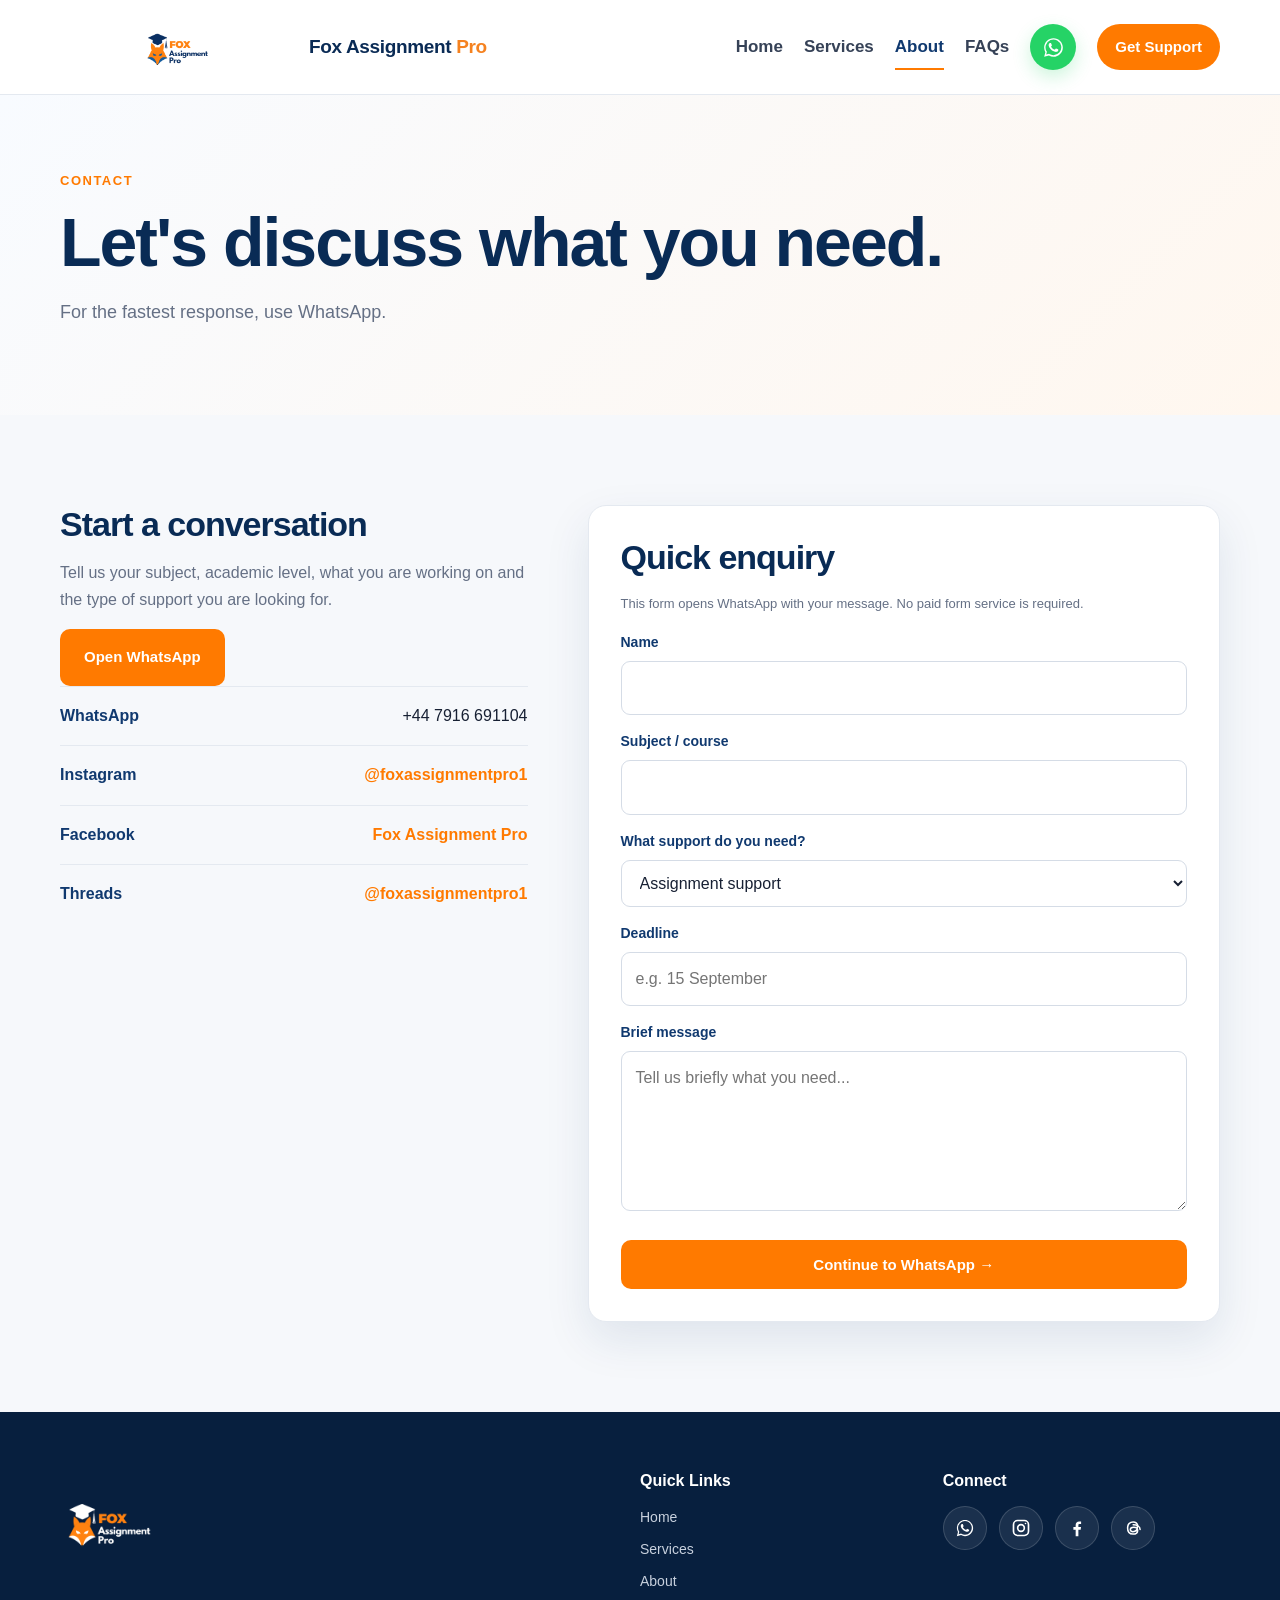
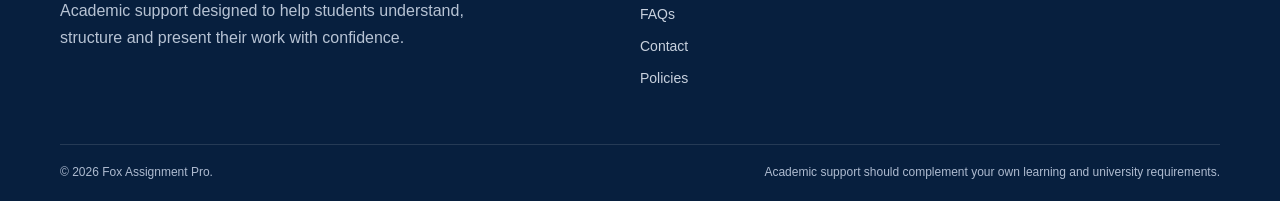
<file: contact.html>
<!DOCTYPE html>
<html lang="en-GB">

<head>

    <meta charset="UTF-8">

    <meta
        name="viewport"
        content="width=device-width, initial-scale=1.0">

    <meta
        name="description"
        content="Contact Fox Assignment Pro for expert academic, assignment, and dissertation support.">

    <title>Contact | Fox Assignment Pro</title>

    <!-- Favicon -->
    <link
        rel="icon"
        type="image/png"
        href="favicon.png">

    <link
        rel="stylesheet"
        href="css/style.css">


    <style>

        /* =====================================================
           HEADER + FOOTER UPGRADE
        ===================================================== */

        .site-header .nav-wrap {
            height: 94px;
            gap: 24px;
        }


        .brand-lockup {
            display: inline-flex;
            align-items: center;
            gap: 14px;
            flex-shrink: 0;
        }


        .brand-lockup .brand-logo {
            display: block;
            width: 235px;
            height: auto;
            max-height: 74px;
            object-fit: contain;
        }


        .brand-name {
            color: #0a2b55;
            font-size: 19px;
            line-height: 1.05;
            font-weight: 900;
            letter-spacing: -0.35px;
            white-space: nowrap;
        }


        .brand-name strong {
            color: #f58220;
            font-weight: 900;
        }


        .site-header .nav {
            gap: 21px;
        }


        .site-header .nav > a:not(.nav-cta):not(.nav-whatsapp) {
            font-size: 17px;
            font-weight: 800;
        }


        /* =====================================================
           HEADER WHATSAPP BUTTON
        ===================================================== */

        .nav-whatsapp {
            width: 46px;
            height: 46px;
            min-width: 46px;

            display: inline-flex;
            align-items: center;
            justify-content: center;

            border-radius: 50%;

            background: #25d366;
            color: #ffffff !important;

            box-shadow:
                0 7px 18px rgba(37, 211, 102, 0.23);

            transition:
                transform 0.25s ease,
                box-shadow 0.25s ease,
                background 0.25s ease;
        }


        .nav-whatsapp::after {
            display: none !important;
        }


        .nav-whatsapp svg {
            width: 23px;
            height: 23px;
            display: block;
        }


        .nav-whatsapp:hover {
            background: #1fbe5d;
            color: #ffffff !important;

            transform:
                translateY(-2px);

            box-shadow:
                0 10px 24px rgba(37, 211, 102, 0.32);
        }


        /* =====================================================
           FOOTER
        ===================================================== */

        .footer-logo {
            width: 275px;
            max-height: 100px;

            object-fit: contain;
            object-position: left center;

            margin-bottom: 18px;
        }


        .footer-socials {
            display: flex;
            align-items: center;

            gap: 12px;

            flex-wrap: wrap;

            margin-top: 13px;
        }


        .footer .footer-social-link {
            width: 44px;
            height: 44px;

            margin: 0;

            display: inline-flex;
            align-items: center;
            justify-content: center;

            border-radius: 50%;

            color: #ffffff;

            background:
                rgba(255, 255, 255, 0.08);

            border:
                1px solid rgba(255, 255, 255, 0.15);

            transition:
                transform 0.25s ease,
                background 0.25s ease,
                border-color 0.25s ease;
        }


        .footer .footer-social-link svg {
            width: 20px;
            height: 20px;
            display: block;
        }


        .footer .footer-social-link:hover {
            color: #ffffff;

            background: #f58220;
            border-color: #f58220;

            transform:
                translateY(-3px);
        }


        /* =====================================================
           RESPONSIVE HEADER
        ===================================================== */

        @media (max-width: 1100px) {

            .brand-lockup .brand-logo {
                width: 205px;
            }


            .brand-name {
                font-size: 16px;
            }


            .site-header .nav {
                gap: 16px;
            }


            .site-header .nav > a:not(.nav-cta):not(.nav-whatsapp) {
                font-size: 16px;
            }

        }


        @media (max-width: 900px) {

            .site-header .nav-wrap {
                height: 86px;
            }


            .brand-lockup .brand-logo {
                width: 195px;
                max-height: 66px;
            }


            .brand-name {
                font-size: 16px;
            }


            .site-header .nav {
                top: 86px;
            }


            .nav-whatsapp {
                width: 46px;
                height: 46px;

                align-self: flex-start;
            }

        }


        @media (max-width: 620px) {

            .site-header .nav-wrap {
                height: 82px;
            }


            .brand-lockup .brand-logo {
                width: 195px;
                max-height: 62px;
            }


            .brand-name {
                display: none;
            }


            .site-header .nav {
                top: 82px;
            }


            .footer-logo {
                width: 255px;
                max-height: 92px;
            }

        }

    </style>

</head>


<body>


    <!-- =====================================================
         HEADER
    ===================================================== -->

    <header class="site-header">

        <div class="container nav-wrap">

            <a
                class="brand brand-lockup"
                href="index.html"
                aria-label="Fox Assignment Pro home">

                <img
                    class="brand-logo"
                    src="logo.png"
                    alt="Fox Assignment Pro logo">

                <span class="brand-name">
                    Fox Assignment <strong>Pro</strong>
                </span>

            </a>

            <button
                class="menu-toggle"
                aria-label="Open navigation"
                aria-expanded="false">
                ☰
            </button>

            <nav class="nav" aria-label="Primary navigation">

                <a href="index.html">Home</a>
                <a href="services.html">Services</a>
                <a class="active" href="about.html">About</a>
                <a href="faq.html">FAQs</a>

                <a
                    class="nav-whatsapp"
                    href="https://wa.me/447916691104"
                    target="_blank"
                    rel="noopener"
                    aria-label="Chat with Fox Assignment Pro on WhatsApp"
                    title="WhatsApp">

                    <svg
                        viewBox="0 0 32 32"
                        xmlns="http://www.w3.org/2000/svg"
                        aria-hidden="true">
                        <path
                            fill="currentColor"
                            d="M16 3C8.82 3 3 8.82 3 16c0 2.3.6 4.55 1.74 6.54L3 29l6.64-1.7A12.94 12.94 0 0 0 16 29c7.18 0 13-5.82 13-13S23.18 3 16 3zm0 23.7c-2.05 0-4.06-.55-5.81-1.6l-.42-.25-3.94 1.01 1.05-3.83-.27-.44A10.95 10.95 0 1 1 16 26.7zm6-8.22c-.33-.17-1.96-.97-2.26-1.08-.3-.11-.52-.17-.74.17-.22.33-.85 1.08-1.04 1.3-.19.22-.38.25-.71.08-.33-.17-1.4-.52-2.67-1.65-.99-.88-1.66-1.96-1.85-2.29-.19-.33-.02-.51.14-.68.15-.15.33-.38.49-.57.16-.19.22-.33.33-.55.11-.22.06-.41-.03-.58-.08-.17-.74-1.78-1.01-2.44-.27-.64-.54-.55-.74-.56h-.63c-.22 0-.58.08-.88.41-.3.33-1.16 1.13-1.16 2.76s1.19 3.2 1.35 3.42c.17.22 2.34 3.58 5.67 5.02.79.34 1.41.54 1.89.69.79.25 1.5.21 2.07.13.63-.09 1.96-.8 2.24-1.57.27-.77.27-1.43.19-1.57-.08-.14-.3-.22-.63-.39z"/>
                    </svg>

                </a>

                <a class="nav-cta" href="contact.html">Get Support</a>

            </nav>

        </div>

    </header>



    <!-- =====================================================
         MAIN
    ===================================================== -->

    <main>


        <!-- PAGE HERO -->

        <section class="page-hero">

            <div class="container">


                <span class="eyebrow">

                    Contact

                </span>


                <h1>

                    Let's discuss what you need.

                </h1>


                <p>

                    For the fastest response, use WhatsApp.

                </p>


            </div>

        </section>



        <!-- CONTACT SECTION -->

        <section class="section section-light">


            <div class="container contact-grid">


                <!-- CONTACT INFORMATION -->

                <div class="contact-info">


                    <h2>

                        Start a conversation

                    </h2>


                    <p>

                        Tell us your subject, academic level,
                        what you are working on and the type
                        of support you are looking for.

                    </p>


                    <a
                        class="btn btn-primary"
                        href="https://wa.me/447916691104?text=Hello%20Fox%20Assignment%20Pro%2C%20here%20are%20my%20requirements%3A%0A%0ASubject%3A%20%0AAcademic%20level%3A%20%0AType%20of%20support%3A%20%0ADeadline%3A%20"
                        target="_blank"
                        rel="noopener">

                        Open WhatsApp

                    </a>



                    <div class="contact-method">

                        <strong>
                            WhatsApp
                        </strong>

                        <span>
                            +44 7916 691104
                        </span>

                    </div>



                    <div class="contact-method">

                        <strong>
                            Instagram
                        </strong>

                        <a
                            href="https://www.instagram.com/foxassignmentpro1/"
                            target="_blank"
                            rel="noopener">

                            @foxassignmentpro1

                        </a>

                    </div>



                    <div class="contact-method">

                        <strong>
                            Facebook
                        </strong>

                        <a
                            href="https://www.facebook.com/profile.php?id=61591156565168&amp;sk=about"
                            target="_blank"
                            rel="noopener">

                            Fox Assignment Pro

                        </a>

                    </div>



                    <div class="contact-method">

                        <strong>
                            Threads
                        </strong>

                        <a
                            href="https://www.threads.com/@foxassignmentpro1/"
                            target="_blank"
                            rel="noopener">

                            @foxassignmentpro1

                        </a>

                    </div>


                </div>



                <!-- QUICK ENQUIRY FORM -->

                <div class="form-card">


                    <h2>

                        Quick enquiry

                    </h2>


                    <p class="small">

                        This form opens WhatsApp with your message.
                        No paid form service is required.

                    </p>



                    <form id="whatsappForm">


                        <label for="name">

                            Name

                        </label>


                        <input
                            type="text"
                            id="name"
                            name="name"
                            required>



                        <label for="subject">

                            Subject / course

                        </label>


                        <input
                            type="text"
                            id="subject"
                            name="subject"
                            required>



                        <label for="support">

                            What support do you need?

                        </label>


                        <select
                            id="support"
                            name="support">

                            <option>
                                Assignment support
                            </option>

                            <option>
                                Essay / coursework support
                            </option>

                            <option>
                                Dissertation support
                            </option>

                            <option>
                                Editing & proofreading
                            </option>

                            <option>
                                Research guidance
                            </option>

                            <option>
                                Case study / report support
                            </option>

                            <option>
                                Other
                            </option>

                        </select>



                        <label for="deadline">

                            Deadline

                        </label>


                        <input
                            type="text"
                            id="deadline"
                            name="deadline"
                            placeholder="e.g. 15 September">



                        <label for="message">

                            Brief message

                        </label>


                        <textarea
                            id="message"
                            name="message"
                            rows="5"
                            placeholder="Tell us briefly what you need..."></textarea>



                        <button
                            class="btn btn-primary"
                            type="submit">

                            Continue to WhatsApp →

                        </button>


                    </form>


                </div>


            </div>


        </section>


    </main>



    <!-- =====================================================
         FOOTER
    ===================================================== -->

    <footer class="footer">


        <div class="container footer-grid">


            <!-- BRAND -->

            <div>


                <img
                    class="footer-logo"
                    src="logo-footer.png"
                    alt="Fox Assignment Pro">


                <p>

                    Academic support designed to help students
                    understand, structure and present their work
                    with confidence.

                </p>


            </div>



            <!-- QUICK LINKS -->

            <div>


                <h3>

                    Quick Links

                </h3>


                <a href="index.html">
                    Home
                </a>


                <a href="services.html">
                    Services
                </a>


                <a href="about.html">
                    About
                </a>


                <a href="faq.html">
                    FAQs
                </a>


                <a href="contact.html">
                    Contact
                </a>


                <a href="policies.html">
                    Policies
                </a>


            </div>



            <!-- CONNECT -->

            <div>


                <h3>

                    Connect

                </h3>



                <div
                    class="footer-socials"
                    aria-label="Social media links">


                    <!-- WHATSAPP -->

                    <a
                        class="footer-social-link"
                        href="https://wa.me/447916691104"
                        target="_blank"
                        rel="noopener"
                        aria-label="WhatsApp"
                        title="WhatsApp">


                        <svg
                            viewBox="0 0 32 32"
                            xmlns="http://www.w3.org/2000/svg"
                            aria-hidden="true">


                            <path
                                fill="currentColor"
                                d="M16 3C8.82 3 3 8.82 3 16c0 2.3.6 4.55 1.74 6.54L3 29l6.64-1.7A12.94 12.94 0 0 0 16 29c7.18 0 13-5.82 13-13S23.18 3 16 3zm0 23.7c-2.05 0-4.06-.55-5.81-1.6l-.42-.25-3.94 1.01 1.05-3.83-.27-.44A10.95 10.95 0 1 1 16 26.7zm6-8.22c-.33-.17-1.96-.97-2.26-1.08-.3-.11-.52-.17-.74.17-.22.33-.85 1.08-1.04 1.3-.19.22-.38.25-.71.08-.33-.17-1.4-.52-2.67-1.65-.99-.88-1.66-1.96-1.85-2.29-.19-.33-.02-.51.14-.68.15-.15.33-.38.49-.57.16-.19.22-.33.33-.55.11-.22.06-.41-.03-.58-.08-.17-.74-1.78-1.01-2.44-.27-.64-.54-.55-.74-.56h-.63c-.22 0-.58.08-.88.41-.3.33-1.16 1.13-1.16 2.76s1.19 3.2 1.35 3.42c.17.22 2.34 3.58 5.67 5.02.79.34 1.41.54 1.89.69.79.25 1.5.21 2.07.13.63-.09 1.96-.8 2.24-1.57.27-.77.27-1.43.19-1.57-.08-.14-.3-.22-.63-.39z"/>


                        </svg>


                    </a>



                    <!-- INSTAGRAM -->

                    <a
                        class="footer-social-link"
                        href="https://www.instagram.com/foxassignmentpro1/"
                        target="_blank"
                        rel="noopener"
                        aria-label="Instagram"
                        title="Instagram">


                        <svg
                            viewBox="0 0 24 24"
                            fill="none"
                            stroke="currentColor"
                            stroke-width="2"
                            stroke-linecap="round"
                            stroke-linejoin="round"
                            aria-hidden="true">


                            <rect
                                x="3"
                                y="3"
                                width="18"
                                height="18"
                                rx="5">
                            </rect>


                            <circle
                                cx="12"
                                cy="12"
                                r="4">
                            </circle>


                            <circle
                                cx="17.4"
                                cy="6.6"
                                r="1"
                                fill="currentColor"
                                stroke="none">
                            </circle>


                        </svg>


                    </a>



                    <!-- FACEBOOK -->

                    <a
                        class="footer-social-link"
                        href="https://www.facebook.com/profile.php?id=61591156565168&amp;sk=about"
                        target="_blank"
                        rel="noopener"
                        aria-label="Facebook"
                        title="Facebook">


                        <svg
                            viewBox="0 0 24 24"
                            fill="currentColor"
                            aria-hidden="true">


                            <path
                                d="M13.65 22v-8h2.75l.42-3.2h-3.17V8.75c0-.93.26-1.56 1.59-1.56h1.69V4.33c-.29-.04-1.29-.13-2.45-.13-2.42 0-4.08 1.48-4.08 4.19v2.41H7.67V14h2.73v8h3.25z">
                            </path>


                        </svg>


                    </a>



                    <!-- THREADS -->

                    <a
                        class="footer-social-link"
                        href="https://www.threads.com/@foxassignmentpro1/"
                        target="_blank"
                        rel="noopener"
                        aria-label="Threads"
                        title="Threads">


                        <svg
                            viewBox="0 0 24 24"
                            fill="none"
                            stroke="currentColor"
                            stroke-width="1.8"
                            stroke-linecap="round"
                            stroke-linejoin="round"
                            aria-hidden="true">


                            <path
                                d="M17.6 8.7c-.6-2.5-2.5-4-5.4-4-4 0-6.7 2.9-6.7 7.3s2.5 7.3 6.5 7.3c3.3 0 5.6-1.8 5.6-4.4 0-2.3-1.8-3.8-4.7-3.8-2.4 0-4.1 1.1-4.1 2.8 0 1.5 1.3 2.5 3.1 2.5 3.2 0 5.4-2.3 5.4-5.5 0-.8-.1-1.5-.3-2.2">
                            </path>


                            <path
                                d="M12.2 8.1c2.5 0 4.5.5 6 1.5 1.5 1 2.3 2.4 2.3 4.1">
                            </path>


                        </svg>


                    </a>


                </div>


            </div>


        </div>



        <div class="container footer-bottom">


            <span>

                © <span id="year"></span> Fox Assignment Pro.

            </span>


            <span>

                Academic support should complement
                your own learning and university
                requirements.

            </span>


        </div>


    </footer>



    <script src="js/script.js"></script>


</body>

</html>
</file>
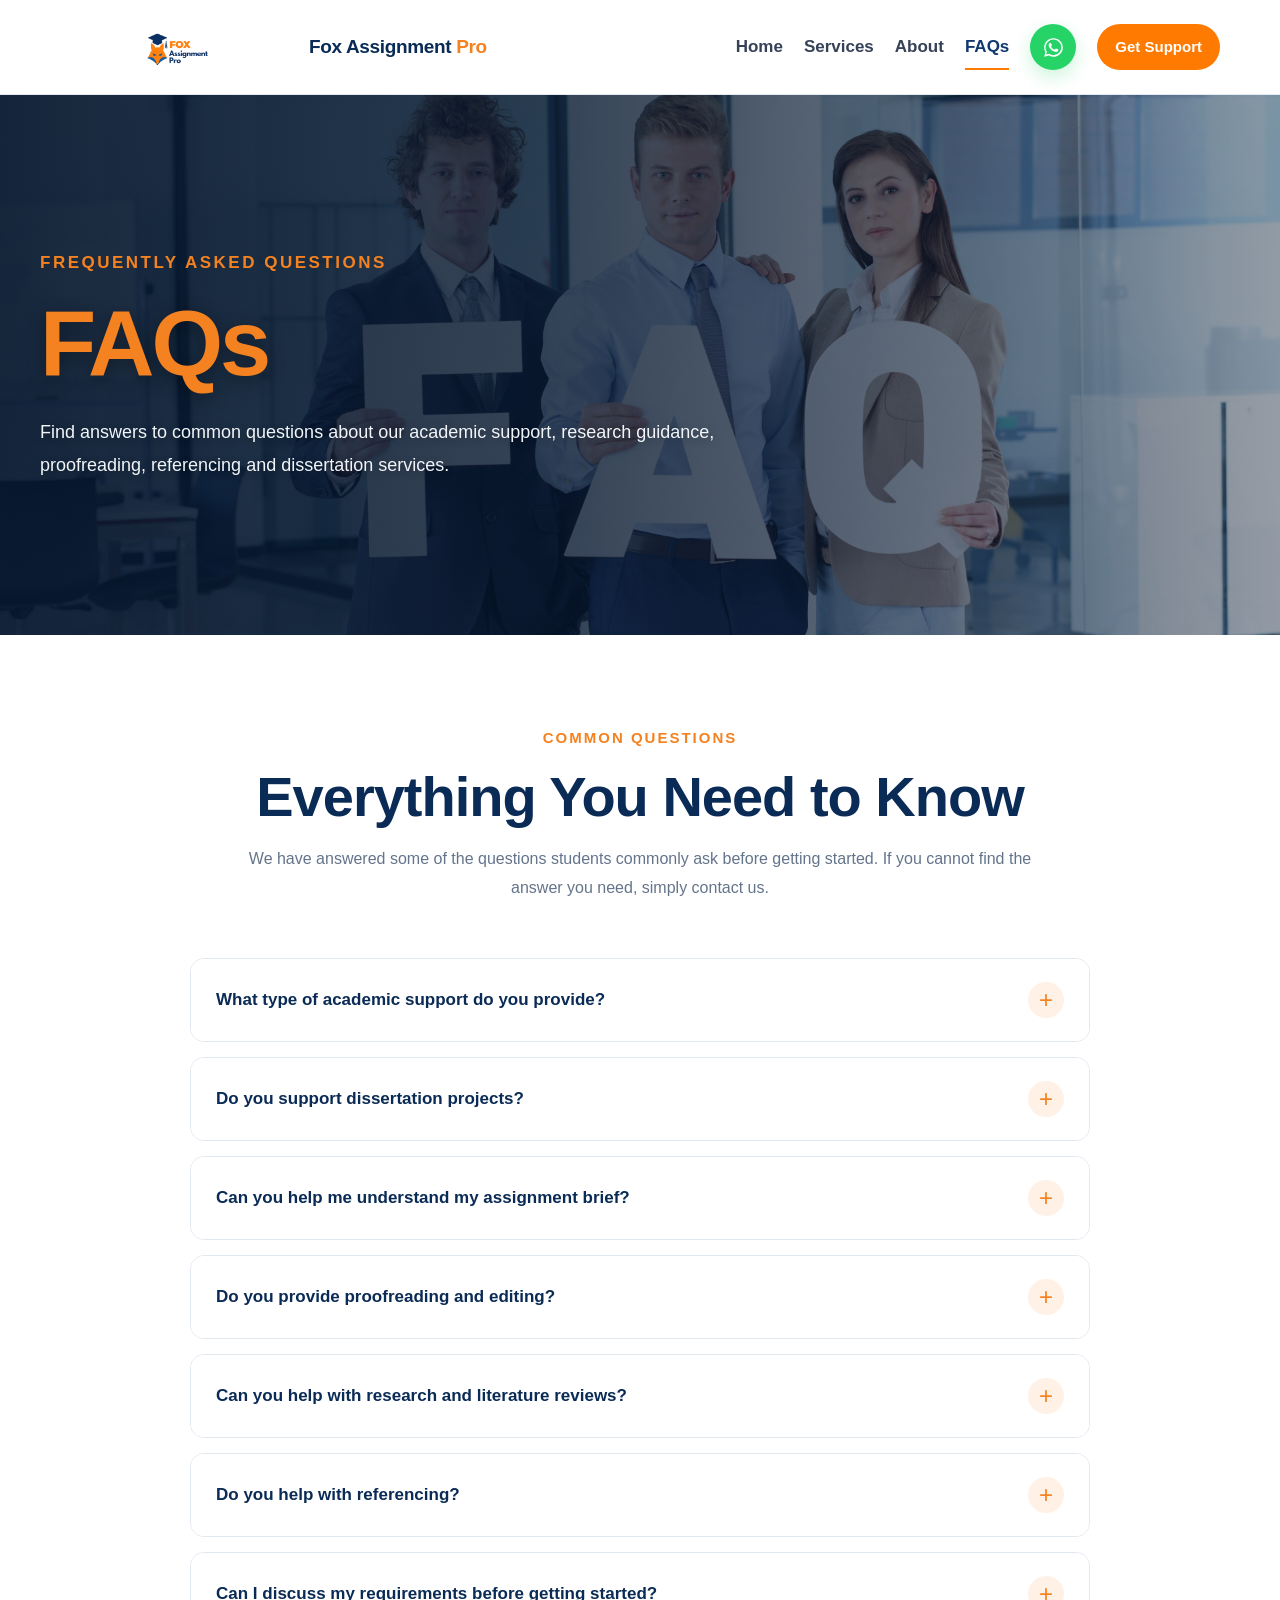
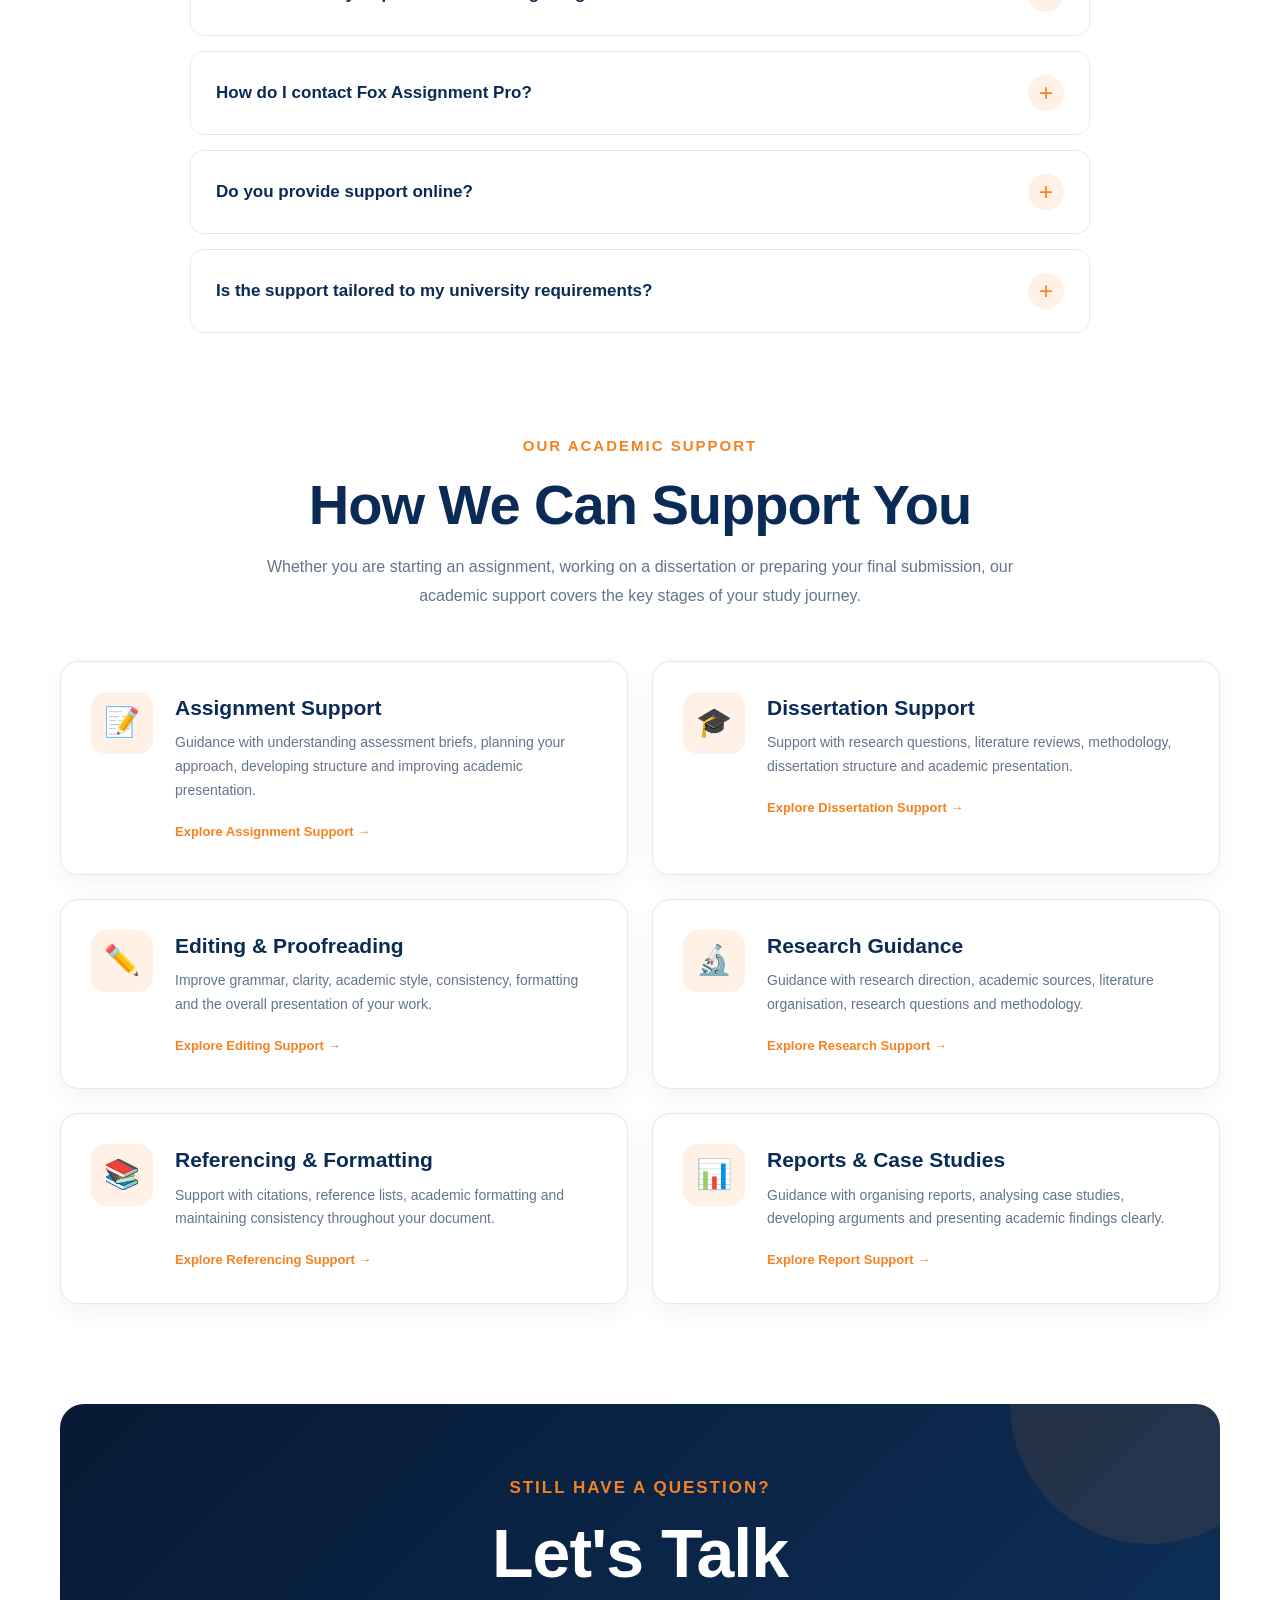
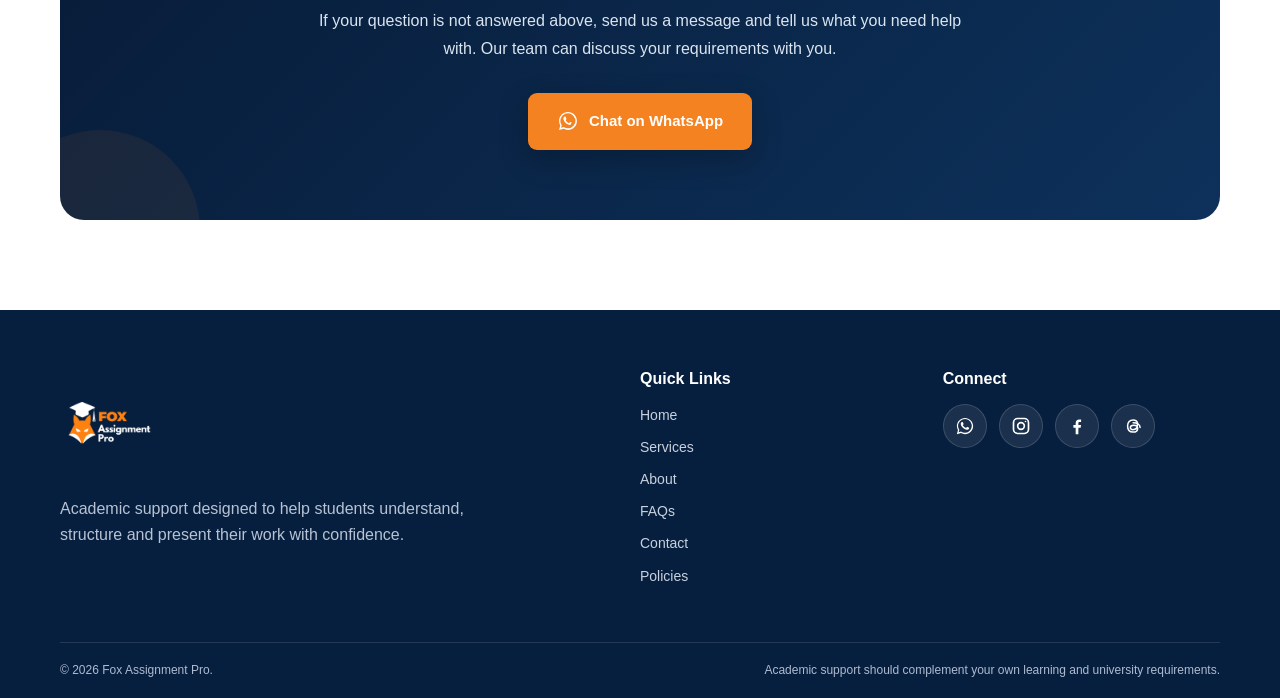
<file: faq.html>
<!DOCTYPE html>
<html lang="en-GB">

<head>

    <meta charset="UTF-8">

    <meta name="viewport" content="width=device-width, initial-scale=1.0">

    <meta name="description"
        content="Frequently asked questions about Fox Assignment Pro academic support, assignments, dissertations, research guidance, proofreading and referencing.">

    <title>FAQs | Fox Assignment Pro</title>

    <!-- Favicon -->
    <link rel="icon" type="image/png" href="favicon.png">

    <link rel="stylesheet" href="css/style.css">


    <style>

        /* =====================================================
           FAQ HERO
        ===================================================== */

        .faq-hero {
            position: relative;
            min-height: 540px;
            display: flex;
            align-items: center;
            padding: 90px 20px;
            overflow: hidden;
            color: #ffffff;
            background-image:
                linear-gradient(
                    90deg,
                    rgba(3, 20, 43, 0.92) 0%,
                    rgba(3, 20, 43, 0.78) 45%,
                    rgba(3, 20, 43, 0.42) 100%
                ),
                url("faq-hero.jpg");
            background-size: cover;
            background-position: center;
            background-repeat: no-repeat;
        }

        .faq-hero-container {
            position: relative;
            z-index: 2;
            width: 100%;
            max-width: 1200px;
            margin: 0 auto;
        }

        .faq-hero-content { max-width: 800px; }

        .faq-hero-label {
            display: inline-block;
            color: #f58220;
            font-size: 17px;
            font-weight: 900;
            text-transform: uppercase;
            letter-spacing: 2.5px;
            margin-bottom: 20px;
        }

        .faq-hero h1 {
            margin: 0;
            color: #ffffff;
            font-size: clamp(58px, 8vw, 92px);
            line-height: 1;
            font-weight: 800;
            letter-spacing: -3px;
            text-shadow: 0 4px 18px rgba(0,0,0,0.35);
        }

        .faq-hero h1 span { color: #f58220; }

        .faq-hero-text {
            max-width: 700px;
            margin: 27px 0 0;
            color: #f1f5f9;
            font-size: 18px;
            line-height: 1.8;
            text-shadow: 0 2px 8px rgba(0,0,0,0.25);
        }

        /* =====================================================
           FAQ MAIN
        ===================================================== */

        .faq-main { background: #ffffff; }

        /* =====================================================
           INTRO
        ===================================================== */

        .faq-intro {
            max-width: 800px;
            margin: 0 auto 55px;
            text-align: center;
        }

        .faq-section-label {
            display: inline-block;
            color: #f58220;
            font-size: 15px;
            font-weight: 900;
            text-transform: uppercase;
            letter-spacing: 2px;
            margin-bottom: 15px;
        }

        .faq-intro h2 {
            margin: 0 0 18px;
            color: #0a2b55;
            font-size: clamp(40px, 5vw, 56px);
            line-height: 1.1;
            font-weight: 800;
            letter-spacing: -1px;
        }

        .faq-intro p {
            margin: 0;
            color: #64748b;
            font-size: 16px;
            line-height: 1.8;
        }

        /* =====================================================
           FAQ QUESTIONS
        ===================================================== */

        .faq-list {
            max-width: 900px;
            margin: 0 auto;
        }

        .faq-item {
            background: #ffffff;
            border: 1px solid #e2e8f0;
            border-radius: 14px;
            margin-bottom: 15px;
            overflow: hidden;
            transition: all 0.3s ease;
        }

        .faq-item:hover {
            border-color: rgba(245, 130, 32, 0.45);
            box-shadow: 0 10px 30px rgba(7, 26, 53, 0.06);
        }

        .faq-question {
            width: 100%;
            border: none;
            background: #ffffff;
            color: #0a2b55;
            padding: 23px 25px;
            display: flex;
            align-items: center;
            justify-content: space-between;
            gap: 20px;
            text-align: left;
            cursor: pointer;
            font-family: inherit;
            font-size: 17px;
            font-weight: 800;
            line-height: 1.4;
        }

        .faq-question:hover { color: #f58220; }

        .faq-icon {
            flex-shrink: 0;
            width: 36px;
            height: 36px;
            display: flex;
            align-items: center;
            justify-content: center;
            background: #fff1e5;
            color: #f58220;
            border-radius: 50%;
            font-size: 24px;
            font-weight: 400;
            line-height: 1;
            transition: all 0.3s ease;
        }

        .faq-answer {
            display: none;
            padding: 0 25px 25px;
        }

        .faq-answer p {
            margin: 0;
            color: #64748b;
            font-size: 14px;
            line-height: 1.8;
        }

        .faq-item.active {
            border-color: rgba(245, 130, 32, 0.35);
            box-shadow: 0 12px 35px rgba(7, 26, 53, 0.07);
        }

        .faq-item.active .faq-icon {
            transform: rotate(45deg);
            background: #f58220;
            color: #ffffff;
        }

        .faq-item.active .faq-answer { display: block; }

        /* =====================================================
           HOW WE CAN SUPPORT YOU
        ===================================================== */

        .faq-support-section { margin-top: 100px; }

        .faq-support-heading {
            max-width: 800px;
            margin: 0 auto 50px;
            text-align: center;
        }

        .faq-support-heading h2 {
            margin: 0 0 18px;
            color: #0a2b55;
            font-size: clamp(40px, 5vw, 56px);
            line-height: 1.1;
            font-weight: 800;
            letter-spacing: -1px;
        }

        .faq-support-heading p {
            margin: 0;
            color: #64748b;
            font-size: 16px;
            line-height: 1.8;
        }

        /* =====================================================
           SUPPORT CARDS
        ===================================================== */

        .faq-support-grid {
            display: grid;
            grid-template-columns: repeat(2, 1fr);
            gap: 24px;
        }

        .faq-support-card {
            display: flex;
            align-items: flex-start;
            gap: 22px;
            background: #ffffff;
            border: 1px solid #e2e8f0;
            border-radius: 18px;
            padding: 30px;
            box-shadow: 0 8px 25px rgba(7, 26, 53, 0.05);
            transition: all 0.3s ease;
        }

        .faq-support-card:hover {
            transform: translateY(-5px);
            border-color: rgba(245, 130, 32, 0.40);
            box-shadow: 0 18px 40px rgba(7, 26, 53, 0.10);
        }

        .faq-support-icon {
            flex-shrink: 0;
            width: 62px;
            height: 62px;
            display: flex;
            align-items: center;
            justify-content: center;
            background: #fff1e5;
            border-radius: 15px;
            font-size: 29px;
        }

        .faq-support-card h3 {
            margin: 2px 0 10px;
            color: #0a2b55;
            font-size: 21px;
            line-height: 1.3;
            font-weight: 800;
        }

        .faq-support-card p {
            margin: 0 0 15px;
            color: #64748b;
            font-size: 14px;
            line-height: 1.7;
        }

        .faq-support-card a {
            color: #f58220;
            font-size: 13px;
            font-weight: 800;
            text-decoration: none;
        }

        .faq-support-card a:hover { color: #0a2b55; }

        /* =====================================================
           STILL HAVE A QUESTION
        ===================================================== */

        .faq-contact { margin-top: 100px; }

        .faq-contact-box {
            position: relative;
            overflow: hidden;
            background: linear-gradient(135deg, #071a35, #0d315b);
            border-radius: 24px;
            padding: 70px 40px;
            text-align: center;
            color: #ffffff;
        }

        .faq-contact-box::before {
            content: "";
            position: absolute;
            width: 280px;
            height: 280px;
            border-radius: 50%;
            background: rgba(245, 130, 32, 0.10);
            top: -140px;
            right: -70px;
        }

        .faq-contact-box::after {
            content: "";
            position: absolute;
            width: 200px;
            height: 200px;
            border-radius: 50%;
            background: rgba(245, 130, 32, 0.07);
            bottom: -110px;
            left: -60px;
        }

        .faq-contact-content {
            position: relative;
            z-index: 2;
        }

        .faq-contact-label {
            display: inline-block;
            color: #f58220;
            font-size: 17px;
            font-weight: 900;
            letter-spacing: 2px;
            text-transform: uppercase;
            margin-bottom: 16px;
        }

        .faq-contact-box h2 {
            margin: 0 0 18px;
            color: #ffffff;
            font-size: clamp(45px, 6vw, 68px);
            line-height: 1.05;
            font-weight: 800;
            letter-spacing: -1px;
        }

        .faq-contact-box p {
            max-width: 650px;
            margin: 0 auto 30px;
            color: #dbe5f0;
            font-size: 16px;
            line-height: 1.75;
        }

        /* =====================================================
           WHATSAPP BUTTON
        ===================================================== */

        .faq-whatsapp-button {
            display: inline-flex;
            align-items: center;
            justify-content: center;
            gap: 10px;
            background: #f58220;
            color: #ffffff;
            padding: 16px 29px;
            border-radius: 9px;
            text-decoration: none;
            font-size: 15px;
            font-weight: 800;
            transition: all 0.3s ease;
            box-shadow: 0 10px 30px rgba(0,0,0,0.22);
        }

        .faq-whatsapp-button:hover {
            background: #ffffff;
            color: #071a35;
            transform: translateY(-3px);
        }

        .faq-whatsapp-icon {
            width: 22px;
            height: 22px;
            flex-shrink: 0;
        }

        /* =====================================================
           TABLET
        ===================================================== */

        @media (max-width: 950px) {
            .faq-hero { min-height: 500px; }
            .faq-support-grid { grid-template-columns: 1fr; }
        }

        /* =====================================================
           MOBILE
        ===================================================== */

        @media (max-width: 650px) {
            .faq-hero {
                min-height: 500px;
                padding: 65px 18px;
                background-position: center center;
            }
            .faq-hero-label { font-size: 12px; letter-spacing: 1.5px; }
            .faq-hero h1 { font-size: 55px; letter-spacing: -2px; }
            .faq-hero-text { font-size: 15px; line-height: 1.7; }
            .faq-intro { margin-bottom: 38px; }
            .faq-section-label { font-size: 12px; letter-spacing: 1.5px; }
            .faq-intro h2 { font-size: 38px; }
            .faq-intro p { font-size: 14px; }
            .faq-question { padding: 20px; font-size: 15px; }
            .faq-icon { width: 32px; height: 32px; font-size: 21px; }
            .faq-answer { padding: 0 20px 20px; }
            .faq-answer p { font-size: 13px; }
            .faq-support-section { margin-top: 65px; }
            .faq-support-heading { margin-bottom: 35px; }
            .faq-support-heading h2 { font-size: 38px; }
            .faq-support-heading p { font-size: 14px; }
            .faq-support-grid { grid-template-columns: 1fr; gap: 16px; }
            .faq-support-card { padding: 24px; gap: 17px; }
            .faq-support-icon { width: 52px; height: 52px; font-size: 24px; }
            .faq-support-card h3 { font-size: 18px; }
            .faq-support-card p { font-size: 13px; }
            .faq-contact { margin-top: 60px; }
            .faq-contact-box { padding: 52px 24px; }
            .faq-contact-label { font-size: 12px; letter-spacing: 1.5px; }
            .faq-contact-box h2 { font-size: 45px; }
            .faq-contact-box p { font-size: 14px; }
            .faq-whatsapp-button { width: 100%; box-sizing: border-box; }
        }

/* =====================================================
           HEADER + FOOTER ENHANCEMENTS
           Added for larger branding, clearer navigation,
           WhatsApp shortcut and icon-based footer socials.
        ===================================================== */

        .site-header .nav-wrap {
            height: 94px;
            gap: 24px;
        }

        .brand-lockup {
            display: inline-flex;
            align-items: center;
            gap: 14px;
            flex-shrink: 0;
        }

        .brand-lockup .brand-logo {
            display: block;
            width: 235px;
            height: auto;
            max-height: 74px;
            object-fit: contain;
        }

        .brand-name {
            color: #0a2b55;
            font-size: 19px;
            line-height: 1.05;
            font-weight: 900;
            letter-spacing: -0.35px;
            white-space: nowrap;
        }

        .brand-name strong {
            color: #f58220;
            font-weight: 900;
        }

        .site-header .nav {
            gap: 21px;
        }

        .site-header .nav > a:not(.nav-cta):not(.nav-whatsapp) {
            font-size: 17px;
            font-weight: 800;
        }

        .nav-whatsapp {
            width: 46px;
            height: 46px;
            min-width: 46px;
            display: inline-flex;
            align-items: center;
            justify-content: center;
            border-radius: 50%;
            background: #25d366;
            color: #ffffff !important;
            box-shadow: 0 7px 18px rgba(37, 211, 102, 0.23);
            transition: transform 0.25s ease, box-shadow 0.25s ease, background 0.25s ease;
        }

        .nav-whatsapp::after {
            display: none !important;
        }

        .nav-whatsapp svg {
            width: 23px;
            height: 23px;
            display: block;
        }

        .nav-whatsapp:hover {
            background: #1fbe5d;
            color: #ffffff !important;
            transform: translateY(-2px);
            box-shadow: 0 10px 24px rgba(37, 211, 102, 0.32);
        }

        .footer-logo {
            width: 275px;
            max-height: 100px;
            object-fit: contain;
            object-position: left center;
            margin-bottom: 18px;
        }

        .footer-socials {
            display: flex;
            align-items: center;
            gap: 12px;
            flex-wrap: wrap;
            margin-top: 13px;
        }

        .footer .footer-social-link {
            width: 44px;
            height: 44px;
            margin: 0;
            display: inline-flex;
            align-items: center;
            justify-content: center;
            border-radius: 50%;
            color: #ffffff;
            background: rgba(255, 255, 255, 0.08);
            border: 1px solid rgba(255, 255, 255, 0.15);
            transition: transform 0.25s ease, background 0.25s ease, border-color 0.25s ease;
        }

        .footer .footer-social-link svg {
            width: 20px;
            height: 20px;
            display: block;
        }

        .footer .footer-social-link:hover {
            color: #ffffff;
            background: #f58220;
            border-color: #f58220;
            transform: translateY(-3px);
        }

        @media (max-width: 1100px) {
            .brand-lockup .brand-logo {
                width: 205px;
            }

            .brand-name {
                font-size: 16px;
            }

            .site-header .nav {
                gap: 16px;
            }

            .site-header .nav > a:not(.nav-cta):not(.nav-whatsapp) {
                font-size: 16px;
            }
        }

        @media (max-width: 900px) {
            .site-header .nav-wrap {
                height: 86px;
            }

            .brand-lockup .brand-logo {
                width: 195px;
                max-height: 66px;
            }

            .brand-name {
                font-size: 16px;
            }

            .site-header .nav {
                top: 86px;
            }

            .nav-whatsapp {
                width: 46px;
                height: 46px;
                align-self: flex-start;
            }
        }

        @media (max-width: 620px) {
            .site-header .nav-wrap {
                height: 82px;
            }

            .brand-lockup .brand-logo {
                width: 195px;
                max-height: 62px;
            }

            .brand-name {
                display: none;
            }

            .site-header .nav {
                top: 82px;
            }

            .footer-logo {
                width: 255px;
                max-height: 92px;
            }
        }



    </style>

</head>

<body>

    <!-- =====================================================
         HEADER
    ===================================================== -->

    <header class="site-header">

        <div class="container nav-wrap">

            <a
                class="brand brand-lockup"
                href="index.html"
                aria-label="Fox Assignment Pro home">

                <img
                    class="brand-logo"
                    src="logo.png"
                    alt="Fox Assignment Pro logo">

                <span class="brand-name">
                    Fox Assignment <strong>Pro</strong>
                </span>

            </a>

            <button
                class="menu-toggle"
                aria-label="Open navigation"
                aria-expanded="false">
                ☰
            </button>

            <nav class="nav" aria-label="Primary navigation">

                <a href="index.html">Home</a>
                <a href="services.html">Services</a>
                <a href="about.html">About</a>
                <a class="active" href="faq.html">FAQs</a>

                <a
                    class="nav-whatsapp"
                    href="https://wa.me/447916691104"
                    target="_blank"
                    rel="noopener"
                    aria-label="Chat with Fox Assignment Pro on WhatsApp"
                    title="WhatsApp">

                    <svg
                        viewBox="0 0 32 32"
                        xmlns="http://www.w3.org/2000/svg"
                        aria-hidden="true">
                        <path
                            fill="currentColor"
                            d="M16 3C8.82 3 3 8.82 3 16c0 2.3.6 4.55 1.74 6.54L3 29l6.64-1.7A12.94 12.94 0 0 0 16 29c7.18 0 13-5.82 13-13S23.18 3 16 3zm0 23.7c-2.05 0-4.06-.55-5.81-1.6l-.42-.25-3.94 1.01 1.05-3.83-.27-.44A10.95 10.95 0 1 1 16 26.7zm6-8.22c-.33-.17-1.96-.97-2.26-1.08-.3-.11-.52-.17-.74.17-.22.33-.85 1.08-1.04 1.3-.19.22-.38.25-.71.08-.33-.17-1.4-.52-2.67-1.65-.99-.88-1.66-1.96-1.85-2.29-.19-.33-.02-.51.14-.68.15-.15.33-.38.49-.57.16-.19.22-.33.33-.55.11-.22.06-.41-.03-.58-.08-.17-.74-1.78-1.01-2.44-.27-.64-.54-.55-.74-.56h-.63c-.22 0-.58.08-.88.41-.3.33-1.16 1.13-1.16 2.76s1.19 3.2 1.35 3.42c.17.22 2.34 3.58 5.67 5.02.79.34 1.41.54 1.89.69.79.25 1.5.21 2.07.13.63-.09 1.96-.8 2.24-1.57.27-.77.27-1.43.19-1.57-.08-.14-.3-.22-.63-.39z"/>
                    </svg>

                </a>

                <a class="nav-cta" href="contact.html">Get Support</a>

            </nav>

        </div>

    </header>

    <main>

        <section class="faq-hero">
            <div class="faq-hero-container">
                <div class="faq-hero-content">
                    <span class="faq-hero-label">FREQUENTLY ASKED QUESTIONS</span>
                    <h1><span>FAQs</span></h1>
                    <p class="faq-hero-text">
                        Find answers to common questions about
                        our academic support, research guidance,
                        proofreading, referencing and
                        dissertation services.
                    </p>
                </div>
            </div>
        </section>

        <section class="section faq-main">
            <div class="container">

                <div class="faq-intro">
                    <span class="faq-section-label">COMMON QUESTIONS</span>
                    <h2>Everything You Need to Know</h2>
                    <p>
                        We have answered some of the questions
                        students commonly ask before getting
                        started. If you cannot find the answer
                        you need, simply contact us.
                    </p>
                </div>

                <div class="faq-list">

                    <div class="faq-item">
                        <button class="faq-question" type="button">
                            <span>What type of academic support do you provide?</span>
                            <span class="faq-icon">+</span>
                        </button>
                        <div class="faq-answer"><p>
                            We provide support across areas such as assignment planning,
                            essay and coursework guidance, dissertation support, research
                            guidance, proofreading, editing, referencing and academic presentation.
                        </p></div>
                    </div>

                    <div class="faq-item">
                        <button class="faq-question" type="button">
                            <span>Do you support dissertation projects?</span>
                            <span class="faq-icon">+</span>
                        </button>
                        <div class="faq-answer"><p>
                            Yes. We can provide academic support with areas such as research questions,
                            literature review planning, methodology, dissertation structure,
                            referencing and proofreading.
                        </p></div>
                    </div>

                    <div class="faq-item">
                        <button class="faq-question" type="button">
                            <span>Can you help me understand my assignment brief?</span>
                            <span class="faq-icon">+</span>
                        </button>
                        <div class="faq-answer"><p>
                            Yes. We can help you break down the assessment brief, identify its key
                            requirements and develop a sensible structure for approaching your work.
                        </p></div>
                    </div>

                    <div class="faq-item">
                        <button class="faq-question" type="button">
                            <span>Do you provide proofreading and editing?</span>
                            <span class="faq-icon">+</span>
                        </button>
                        <div class="faq-answer"><p>
                            Yes. Proofreading and editing support can focus on grammar, spelling,
                            sentence clarity, academic style, formatting, referencing and overall presentation.
                        </p></div>
                    </div>

                    <div class="faq-item">
                        <button class="faq-question" type="button">
                            <span>Can you help with research and literature reviews?</span>
                            <span class="faq-icon">+</span>
                        </button>
                        <div class="faq-answer"><p>
                            We can provide guidance on developing research directions, organising literature,
                            identifying relevant themes and structuring a literature review.
                        </p></div>
                    </div>

                    <div class="faq-item">
                        <button class="faq-question" type="button">
                            <span>Do you help with referencing?</span>
                            <span class="faq-icon">+</span>
                        </button>
                        <div class="faq-answer"><p>
                            Yes. We can provide guidance with common academic referencing requirements,
                            citation formatting, reference lists and consistency across academic documents.
                        </p></div>
                    </div>

                    <div class="faq-item">
                        <button class="faq-question" type="button">
                            <span>Can I discuss my requirements before getting started?</span>
                            <span class="faq-icon">+</span>
                        </button>
                        <div class="faq-answer"><p>
                            Absolutely. You can contact us with your assignment brief, questions or requirements
                            so we can understand what type of academic support may be suitable for your situation.
                        </p></div>
                    </div>

                    <div class="faq-item">
                        <button class="faq-question" type="button">
                            <span>How do I contact Fox Assignment Pro?</span>
                            <span class="faq-icon">+</span>
                        </button>
                        <div class="faq-answer"><p>
                            The quickest way to contact us is through WhatsApp. You can use the WhatsApp button
                            below or the contact options available throughout the website.
                        </p></div>
                    </div>

                    <div class="faq-item">
                        <button class="faq-question" type="button">
                            <span>Do you provide support online?</span>
                            <span class="faq-icon">+</span>
                        </button>
                        <div class="faq-answer"><p>
                            Yes. Our support is provided online, allowing students to communicate their
                            requirements and discuss their academic work remotely.
                        </p></div>
                    </div>

                    <div class="faq-item">
                        <button class="faq-question" type="button">
                            <span>Is the support tailored to my university requirements?</span>
                            <span class="faq-icon">+</span>
                        </button>
                        <div class="faq-answer"><p>
                            Support can be discussed around the requirements of your course, module and assessment brief.
                            Providing the relevant brief or guidance allows us to understand the academic requirements more clearly.
                        </p></div>
                    </div>

                </div>

                <div class="faq-support-section">
                    <div class="faq-support-heading">
                        <span class="faq-section-label">OUR ACADEMIC SUPPORT</span>
                        <h2>How We Can Support You</h2>
                        <p>
                            Whether you are starting an assignment, working on a dissertation
                            or preparing your final submission, our academic support covers the key
                            stages of your study journey.
                        </p>
                    </div>

                    <div class="faq-support-grid">

                        <div class="faq-support-card">
                            <div class="faq-support-icon">📝</div>
                            <div>
                                <h3>Assignment Support</h3>
                                <p>Guidance with understanding assessment briefs, planning your approach, developing structure and improving academic presentation.</p>
                                <a href="services.html">Explore Assignment Support →</a>
                            </div>
                        </div>

                        <div class="faq-support-card">
                            <div class="faq-support-icon">🎓</div>
                            <div>
                                <h3>Dissertation Support</h3>
                                <p>Support with research questions, literature reviews, methodology, dissertation structure and academic presentation.</p>
                                <a href="services.html">Explore Dissertation Support →</a>
                            </div>
                        </div>

                        <div class="faq-support-card">
                            <div class="faq-support-icon">✏️</div>
                            <div>
                                <h3>Editing &amp; Proofreading</h3>
                                <p>Improve grammar, clarity, academic style, consistency, formatting and the overall presentation of your work.</p>
                                <a href="services.html">Explore Editing Support →</a>
                            </div>
                        </div>

                        <div class="faq-support-card">
                            <div class="faq-support-icon">🔬</div>
                            <div>
                                <h3>Research Guidance</h3>
                                <p>Guidance with research direction, academic sources, literature organisation, research questions and methodology.</p>
                                <a href="services.html">Explore Research Support →</a>
                            </div>
                        </div>

                        <div class="faq-support-card">
                            <div class="faq-support-icon">📚</div>
                            <div>
                                <h3>Referencing &amp; Formatting</h3>
                                <p>Support with citations, reference lists, academic formatting and maintaining consistency throughout your document.</p>
                                <a href="services.html">Explore Referencing Support →</a>
                            </div>
                        </div>

                        <div class="faq-support-card">
                            <div class="faq-support-icon">📊</div>
                            <div>
                                <h3>Reports &amp; Case Studies</h3>
                                <p>Guidance with organising reports, analysing case studies, developing arguments and presenting academic findings clearly.</p>
                                <a href="services.html">Explore Report Support →</a>
                            </div>
                        </div>

                    </div>
                </div>

                <div class="faq-contact">
                    <div class="faq-contact-box">
                        <div class="faq-contact-content">
                            <span class="faq-contact-label">STILL HAVE A QUESTION?</span>
                            <h2>Let's Talk</h2>
                            <p>
                                If your question is not answered above, send us a message and tell us what you need help with.
                                Our team can discuss your requirements with you.
                            </p>
                            <a
                                class="faq-whatsapp-button"
                                href="https://wa.me/447916691104?text=Hello%20Fox%20Assignment%20Pro%2C%20I%20have%20a%20question%20about%20your%20academic%20support."
                                target="_blank"
                                rel="noopener">
                                <svg class="faq-whatsapp-icon" viewBox="0 0 32 32" xmlns="http://www.w3.org/2000/svg" aria-hidden="true">
                                    <path fill="currentColor" d="M16 3C8.82 3 3 8.82 3 16c0 2.3.6 4.55 1.74 6.54L3 29l6.64-1.7A12.94 12.94 0 0 0 16 29c7.18 0 13-5.82 13-13S23.18 3 16 3zm0 23.7c-2.05 0-4.06-.55-5.81-1.6l-.42-.25-3.94 1.01 1.05-3.83-.27-.44A10.95 10.95 0 1 1 16 26.7zm6-8.22c-.33-.17-1.96-.97-2.26-1.08-.3-.11-.52-.17-.74.17-.22.33-.85 1.08-1.04 1.3-.19.22-.38.25-.71.08-.33-.17-1.4-.52-2.67-1.65-.99-.88-1.66-1.96-1.85-2.29-.19-.33-.02-.51.14-.68.15-.15.33-.38.49-.57.16-.19.22-.33.33-.55.11-.22.06-.41-.03-.58-.08-.17-.74-1.78-1.01-2.44-.27-.64-.54-.55-.74-.56h-.63c-.22 0-.58.08-.88.41-.3.33-1.16 1.13-1.16 2.76s1.19 3.2 1.35 3.42c.17.22 2.34 3.58 5.67 5.02.79.34 1.41.54 1.89.69.63-.09 1.96-.8 2.24-1.57.27-.77.27-1.43.19-1.57-.08-.14-.3-.22-.63-.39z"/>
                                </svg>
                                Chat on WhatsApp
                            </a>
                        </div>
                    </div>
                </div>

            </div>
        </section>

    </main>

    <footer class="footer">

        <div class="container footer-grid">

            <div>

                <img
                    class="footer-logo"
                    src="logo-footer.png"
                    alt="Fox Assignment Pro">

                <p>
                    Academic support designed to help students
                    understand, structure and present their work
                    with confidence.
                </p>

            </div>

            <div>

                <h3>Quick Links</h3>

                <a href="index.html">Home</a>
                <a href="services.html">Services</a>
                <a href="about.html">About</a>
                <a href="faq.html">FAQs</a>
                <a href="contact.html">Contact</a>
                <a href="policies.html">Policies</a>

            </div>

            <div>

                <h3>Connect</h3>

                <div class="footer-socials" aria-label="Social media links">

                    <a
                        class="footer-social-link"
                        href="https://wa.me/447916691104"
                        target="_blank"
                        rel="noopener"
                        aria-label="WhatsApp"
                        title="WhatsApp">
                        <svg viewBox="0 0 32 32" xmlns="http://www.w3.org/2000/svg" aria-hidden="true">
                            <path fill="currentColor" d="M16 3C8.82 3 3 8.82 3 16c0 2.3.6 4.55 1.74 6.54L3 29l6.64-1.7A12.94 12.94 0 0 0 16 29c7.18 0 13-5.82 13-13S23.18 3 16 3zm0 23.7c-2.05 0-4.06-.55-5.81-1.6l-.42-.25-3.94 1.01 1.05-3.83-.27-.44A10.95 10.95 0 1 1 16 26.7zm6-8.22c-.33-.17-1.96-.97-2.26-1.08-.3-.11-.52-.17-.74.17-.22.33-.85 1.08-1.04 1.3-.19.22-.38.25-.71.08-.33-.17-1.4-.52-2.67-1.65-.99-.88-1.66-1.96-1.85-2.29-.19-.33-.02-.51.14-.68.15-.15.33-.38.49-.57.16-.19.22-.33.33-.55.11-.22.06-.41-.03-.58-.08-.17-.74-1.78-1.01-2.44-.27-.64-.54-.55-.74-.56h-.63c-.22 0-.58.08-.88.41-.3.33-1.16 1.13-1.16 2.76s1.19 3.2 1.35 3.42c.17.22 2.34 3.58 5.67 5.02.79.34 1.41.54 1.89.69.79.25 1.5.21 2.07.13.63-.09 1.96-.8 2.24-1.57.27-.77.27-1.43.19-1.57-.08-.14-.3-.22-.63-.39z"/>
                        </svg>
                    </a>

                    <a
                        class="footer-social-link"
                        href="https://www.instagram.com/foxassignmentpro1/"
                        target="_blank"
                        rel="noopener"
                        aria-label="Instagram"
                        title="Instagram">
                        <svg viewBox="0 0 24 24" fill="none" stroke="currentColor" stroke-width="2" stroke-linecap="round" stroke-linejoin="round" aria-hidden="true">
                            <rect x="3" y="3" width="18" height="18" rx="5"></rect>
                            <circle cx="12" cy="12" r="4"></circle>
                            <circle cx="17.4" cy="6.6" r="1" fill="currentColor" stroke="none"></circle>
                        </svg>
                    </a>

                    <a
                        class="footer-social-link"
                        href="https://www.facebook.com/profile.php?id=61591156565168&amp;sk=about"
                        target="_blank"
                        rel="noopener"
                        aria-label="Facebook"
                        title="Facebook">
                        <svg viewBox="0 0 24 24" fill="currentColor" aria-hidden="true">
                            <path d="M13.65 22v-8h2.75l.42-3.2h-3.17V8.75c0-.93.26-1.56 1.59-1.56h1.69V4.33c-.29-.04-1.29-.13-2.45-.13-2.42 0-4.08 1.48-4.08 4.19v2.41H7.67V14h2.73v8h3.25z"></path>
                        </svg>
                    </a>

                    <a
                        class="footer-social-link"
                        href="https://www.threads.com/@foxassignmentpro1/"
                        target="_blank"
                        rel="noopener"
                        aria-label="Threads"
                        title="Threads">
                        <svg viewBox="0 0 24 24" fill="none" stroke="currentColor" stroke-width="1.8" stroke-linecap="round" stroke-linejoin="round" aria-hidden="true">
                            <path d="M17.6 8.7c-.6-2.5-2.5-4-5.4-4-4 0-6.7 2.9-6.7 7.3s2.5 7.3 6.5 7.3c3.3 0 5.6-1.8 5.6-4.4 0-2.3-1.8-3.8-4.7-3.8-2.4 0-4.1 1.1-4.1 2.8 0 1.5 1.3 2.5 3.1 2.5 3.2 0 5.4-2.3 5.4-5.5 0-.8-.1-1.5-.3-2.2"></path>
                            <path d="M12.2 8.1c2.5 0 4.5.5 6 1.5 1.5 1 2.3 2.4 2.3 4.1"></path>
                        </svg>
                    </a>

                </div>

            </div>

        </div>

        <div class="container footer-bottom">

            <span>
                © <span id="year"></span> Fox Assignment Pro.
            </span>

            <span>
                Academic support should complement
                your own learning and university
                requirements.
            </span>

        </div>

    </footer>

    <script>
        const faqQuestions = document.querySelectorAll(".faq-question");
        faqQuestions.forEach(function(question) {
            question.addEventListener("click", function() {
                const currentItem = question.closest(".faq-item");
                const isActive = currentItem.classList.contains("active");
                document.querySelectorAll(".faq-item").forEach(function(item) {
                    item.classList.remove("active");
                });
                if (!isActive) {
                    currentItem.classList.add("active");
                }
            });
        });
    </script>

    <script src="js/script.js"></script>

</body>
</html>
</file>
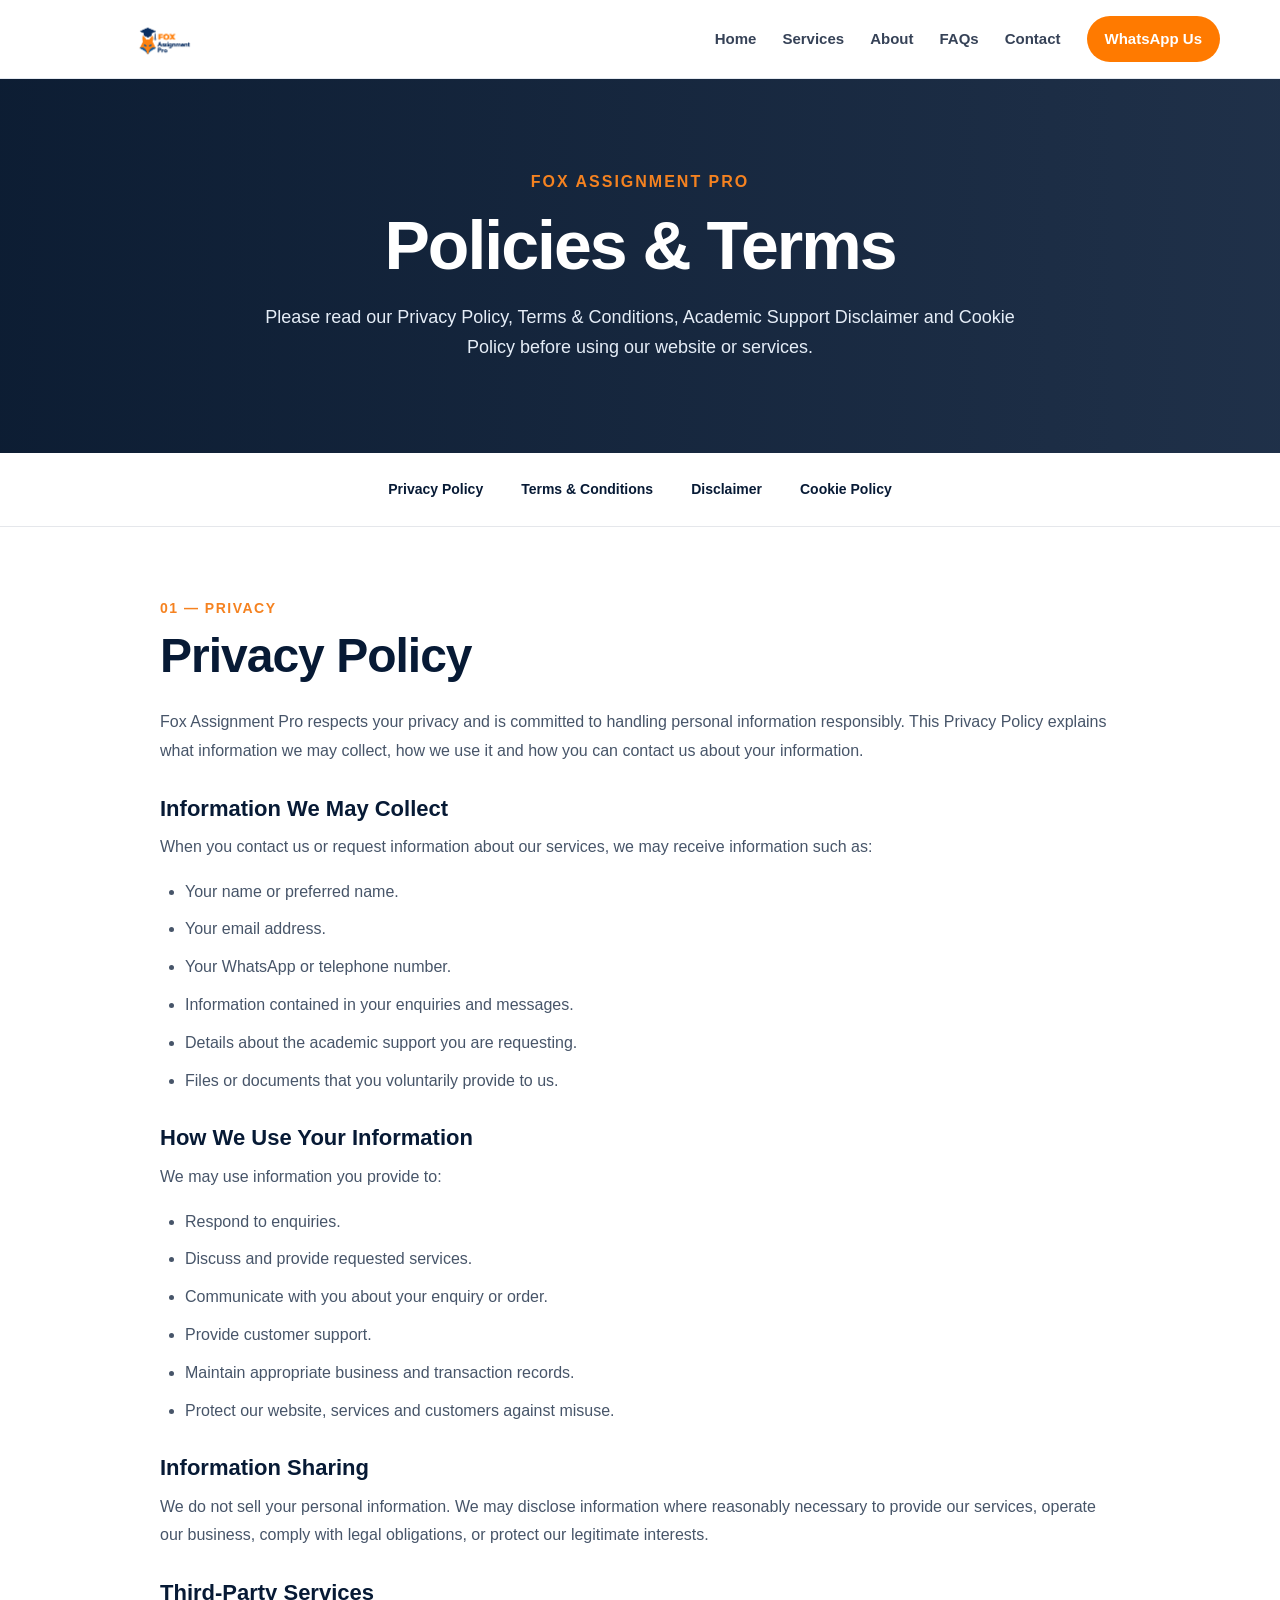
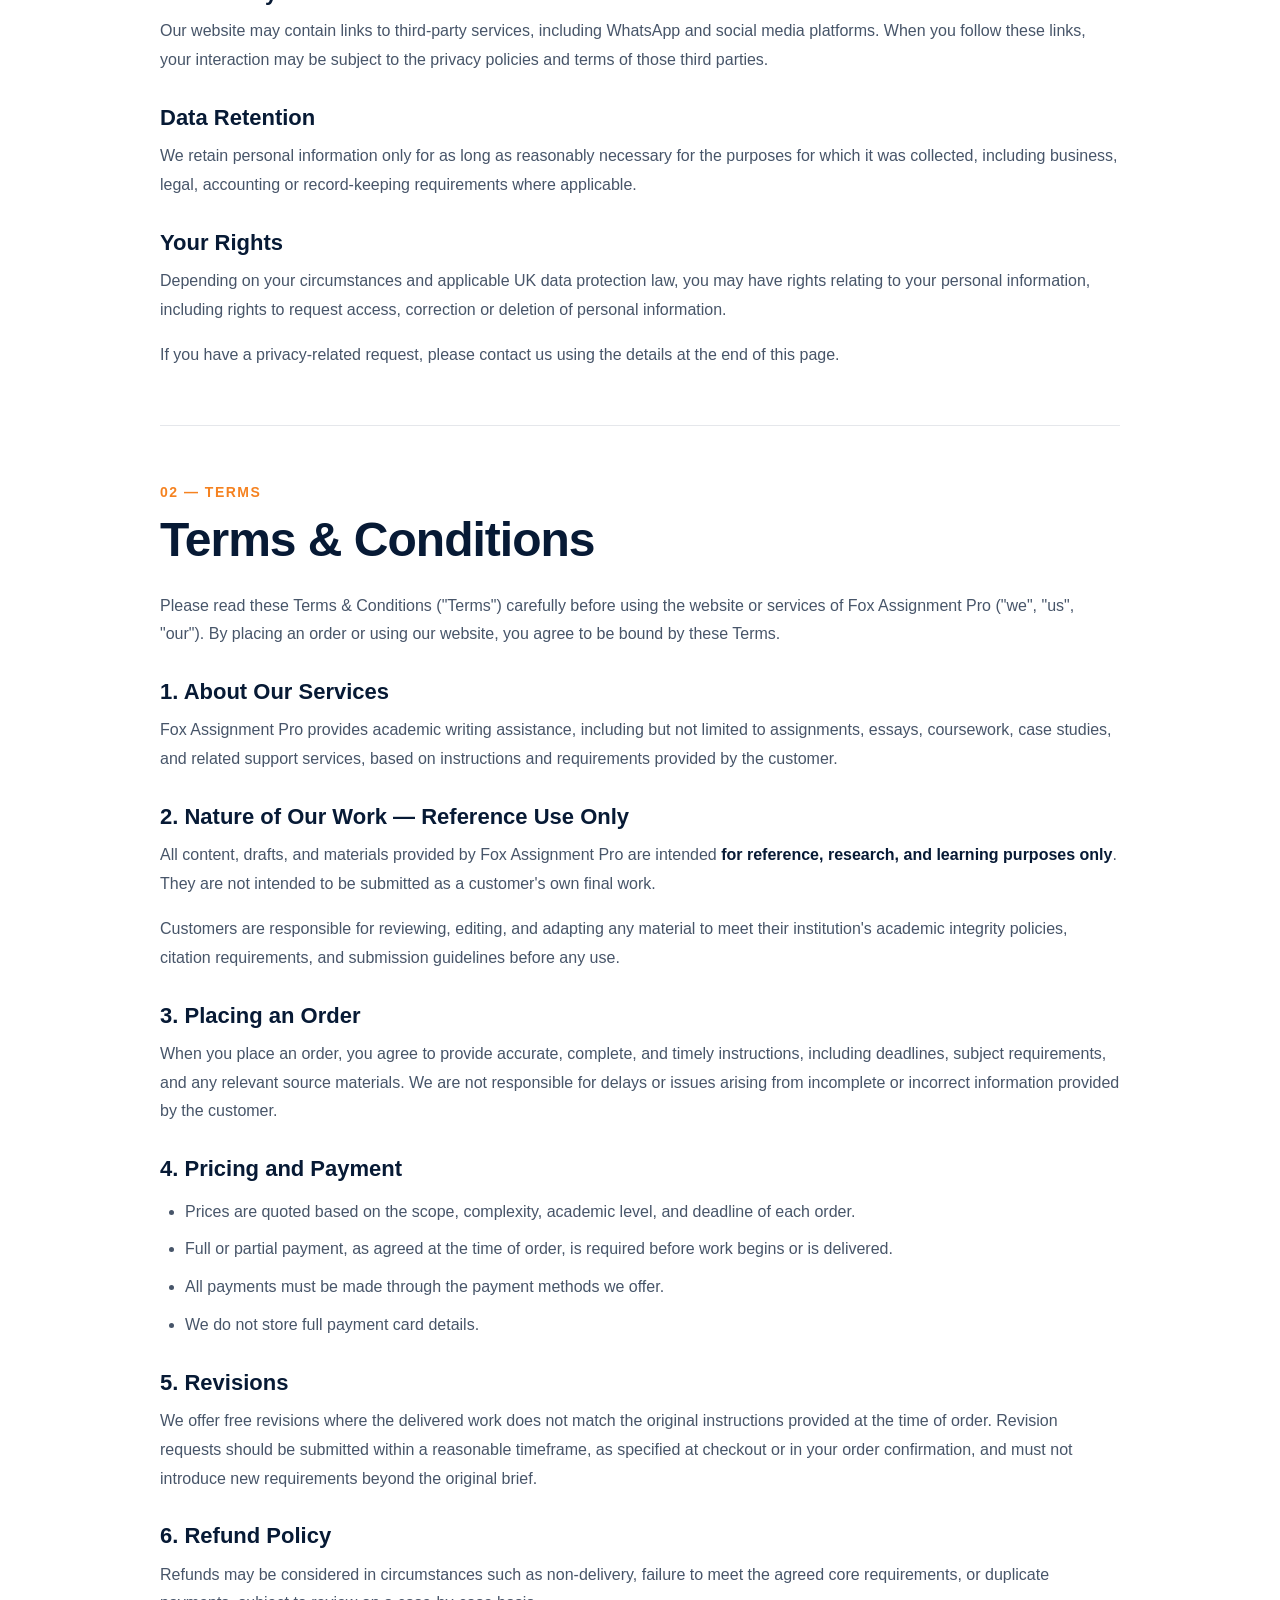
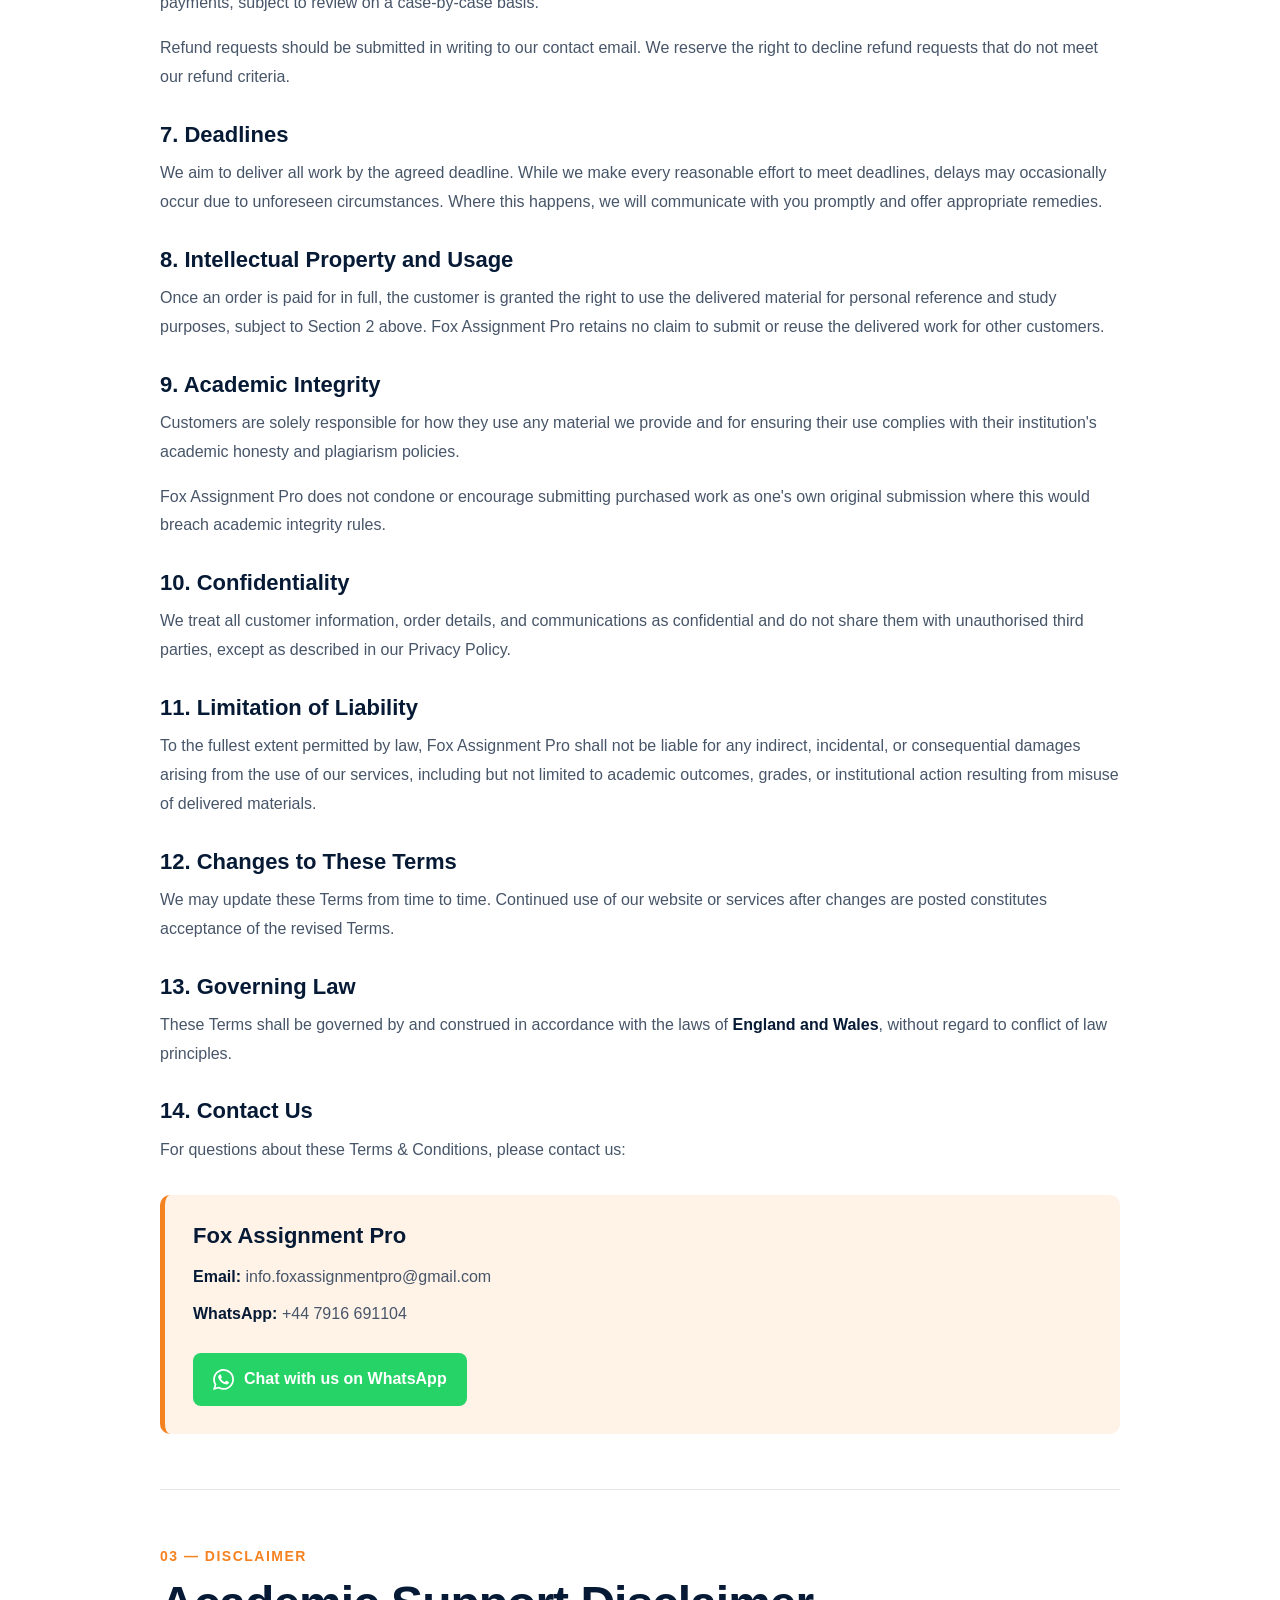
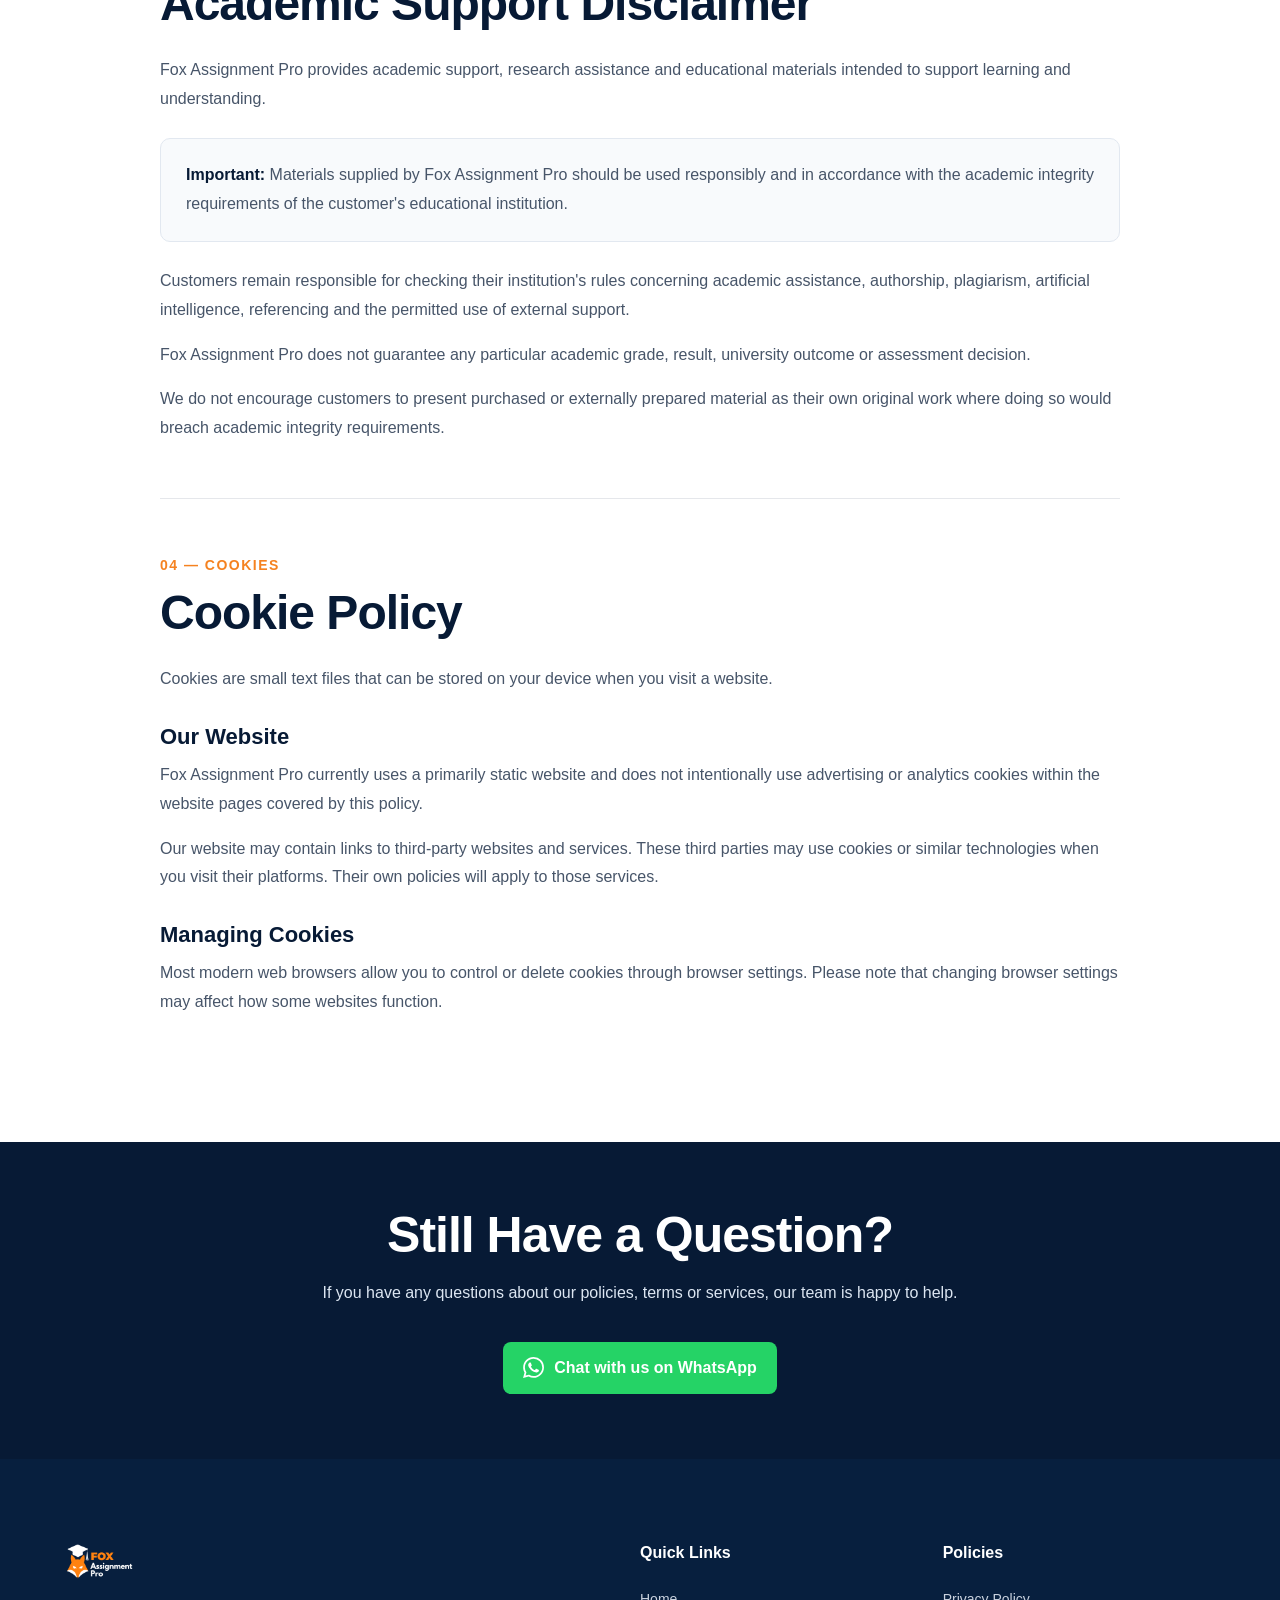
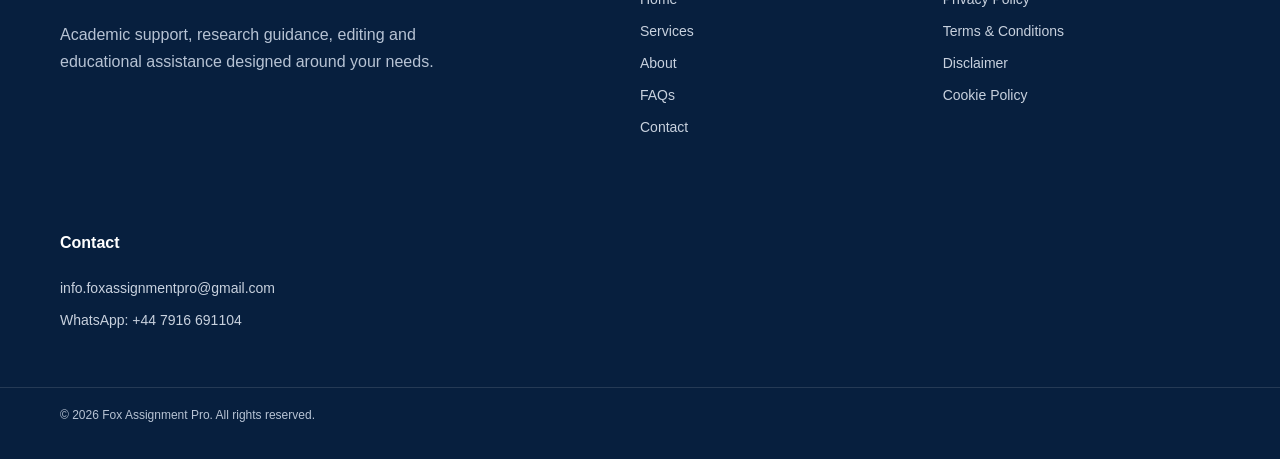
<file: policies.html>
<!DOCTYPE html>
<html lang="en">
<head>
    <meta charset="UTF-8">
    <meta name="viewport" content="width=device-width, initial-scale=1.0">

    <title>Policies | Fox Assignment Pro</title>

    <!-- Favicon -->
    <link rel="icon" type="image/png" href="favicon.png">

    <meta name="description" content="Privacy Policy, Terms & Conditions, Academic Support Disclaimer and Cookie Policy for Fox Assignment Pro.">

    <link rel="stylesheet" href="css/style.css">

    <style>
        /* ================================
           POLICIES PAGE
        ================================= */

        .policies-hero {
            background:
                linear-gradient(
                    90deg,
                    rgba(3, 20, 43, 0.96),
                    rgba(7, 26, 53, 0.90)
                );
            color: #ffffff;
            padding: 90px 20px;
            text-align: center;
        }

        .policies-hero .eyebrow {
            display: inline-block;
            color: #f58220;
            font-size: 16px;
            font-weight: 800;
            text-transform: uppercase;
            letter-spacing: 2px;
            margin-bottom: 15px;
        }

        .policies-hero h1 {
            font-size: clamp(42px, 7vw, 68px);
            line-height: 1.05;
            margin: 0 auto 20px;
            color: #ffffff;
        }

        .policies-hero p {
            max-width: 760px;
            margin: 0 auto;
            color: #e5edf7;
            font-size: 18px;
            line-height: 1.7;
        }

        /* Policy navigation */

        .policy-nav-wrap {
            background: #ffffff;
            border-bottom: 1px solid #e5e7eb;
            position: sticky;
            top: 0;
            z-index: 50;
        }

        .policy-nav {
            max-width: 1150px;
            margin: auto;
            padding: 16px 20px;
            display: flex;
            justify-content: center;
            align-items: center;
            gap: 10px;
            flex-wrap: wrap;
        }

        .policy-nav a {
            text-decoration: none;
            color: #071a35;
            font-weight: 700;
            font-size: 14px;
            padding: 9px 14px;
            border-radius: 7px;
            transition: 0.2s ease;
        }

        .policy-nav a:hover {
            background: #fff1e5;
            color: #f58220;
        }

        /* Main content */

        .policies-container {
            max-width: 1000px;
            margin: 0 auto;
            padding: 70px 20px;
        }

        .policy-section {
            background: #ffffff;
            margin-bottom: 55px;
            scroll-margin-top: 100px;
        }

        .policy-section + .policy-section {
            border-top: 1px solid #e5e7eb;
            padding-top: 55px;
        }

        .policy-label {
            color: #f58220;
            font-size: 14px;
            font-weight: 800;
            text-transform: uppercase;
            letter-spacing: 1.5px;
            margin-bottom: 10px;
        }

        .policy-section h2 {
            color: #071a35;
            font-size: clamp(32px, 5vw, 48px);
            line-height: 1.1;
            margin: 0 0 25px;
        }

        .policy-section h3 {
            color: #071a35;
            font-size: 22px;
            margin: 30px 0 12px;
        }

        .policy-section p {
            color: #475569;
            font-size: 16px;
            line-height: 1.8;
            margin: 0 0 16px;
        }

        .policy-section ul {
            color: #475569;
            line-height: 1.8;
            padding-left: 25px;
            margin-bottom: 20px;
        }

        .policy-section li {
            margin-bottom: 9px;
        }

        .policy-section strong {
            color: #071a35;
        }

        /* Contact box */

        .policy-contact {
            background: #fff3e8;
            border-left: 5px solid #f58220;
            padding: 28px;
            border-radius: 10px;
            margin-top: 30px;
        }

        .policy-contact h3 {
            margin-top: 0;
        }

        .contact-details {
            margin: 15px 0;
        }

        .contact-details p {
            margin-bottom: 8px;
        }

        /* WhatsApp button */

        .whatsapp-btn {
            display: inline-flex;
            align-items: center;
            gap: 10px;
            background: #25D366;
            color: #ffffff !important;
            text-decoration: none;
            font-weight: 800;
            padding: 13px 20px;
            border-radius: 8px;
            margin-top: 10px;
            transition: transform 0.2s ease, opacity 0.2s ease;
        }

        .whatsapp-btn:hover {
            transform: translateY(-2px);
            opacity: 0.92;
        }

        .whatsapp-icon {
            width: 21px;
            height: 21px;
            display: block;
        }

        /* Notice box */

        .policy-notice {
            background: #f8fafc;
            border: 1px solid #e2e8f0;
            padding: 22px 25px;
            border-radius: 10px;
            margin: 25px 0;
        }

        .policy-notice p {
            margin: 0;
        }

        /* Footer CTA */

        .policy-cta {
            background: #071a35;
            color: #ffffff;
            padding: 65px 20px;
            text-align: center;
        }

        .policy-cta h2 {
            color: #ffffff;
            font-size: clamp(34px, 5vw, 50px);
            margin: 0 0 15px;
        }

        .policy-cta p {
            color: #dce6f2;
            max-width: 650px;
            margin: 0 auto 25px;
            line-height: 1.7;
        }

        /* Mobile */

        @media (max-width: 700px) {

            .policies-hero {
                padding: 65px 18px;
            }

            .policies-hero h1 {
                font-size: 42px;
            }

            .policies-hero p {
                font-size: 16px;
            }

            .policy-nav-wrap {
                position: static;
            }

            .policy-nav {
                padding: 12px;
                gap: 5px;
            }

            .policy-nav a {
                font-size: 13px;
                padding: 8px 10px;
            }

            .policies-container {
                padding: 50px 18px;
            }

            .policy-section h2 {
                font-size: 34px;
            }

            .policy-section h3 {
                font-size: 20px;
            }

            .policy-section p,
            .policy-section li {
                font-size: 15px;
            }

            .policy-contact {
                padding: 22px;
            }

            .whatsapp-btn {
                width: 100%;
                justify-content: center;
            }
        }
    </style>
</head>

<body>

    <!-- ================================
         HEADER
    ================================= -->

    <header class="site-header">

        <div class="container nav-wrap">

            <a href="index.html" class="brand">
                <img src="logo.png" alt="Fox Assignment Pro">
            </a>

            <button class="menu-toggle" aria-label="Open menu">
                ☰
            </button>

            <nav class="nav">
                <a href="index.html">Home</a>
                <a href="services.html">Services</a>
                <a href="about.html">About</a>
                <a href="faq.html">FAQs</a>
                <a href="contact.html">Contact</a>
                <a href="https://wa.me/447916691104"
                   target="_blank"
                   rel="noopener noreferrer"
                   class="nav-cta">
                    WhatsApp Us
                </a>
            </nav>

        </div>

    </header>


    <!-- ================================
         HERO
    ================================= -->

    <section class="policies-hero">

        <span class="eyebrow">Fox Assignment Pro</span>

        <h1>Policies &amp; Terms</h1>

        <p>
            Please read our Privacy Policy, Terms &amp; Conditions,
            Academic Support Disclaimer and Cookie Policy before using
            our website or services.
        </p>

    </section>


    <!-- ================================
         POLICY NAVIGATION
    ================================= -->

    <div class="policy-nav-wrap">

        <nav class="policy-nav">

            <a href="#privacy">Privacy Policy</a>

            <a href="#terms">Terms &amp; Conditions</a>

            <a href="#disclaimer">Disclaimer</a>

            <a href="#cookies">Cookie Policy</a>

        </nav>

    </div>


    <!-- ================================
         MAIN CONTENT
    ================================= -->

    <main class="policies-container">


        <!-- ================================
             PRIVACY POLICY
        ================================= -->

        <section class="policy-section" id="privacy">

            <div class="policy-label">01 — Privacy</div>

            <h2>Privacy Policy</h2>

            <p>
                Fox Assignment Pro respects your privacy and is committed
                to handling personal information responsibly. This Privacy
                Policy explains what information we may collect, how we
                use it and how you can contact us about your information.
            </p>

            <h3>Information We May Collect</h3>

            <p>
                When you contact us or request information about our
                services, we may receive information such as:
            </p>

            <ul>
                <li>Your name or preferred name.</li>
                <li>Your email address.</li>
                <li>Your WhatsApp or telephone number.</li>
                <li>Information contained in your enquiries and messages.</li>
                <li>Details about the academic support you are requesting.</li>
                <li>Files or documents that you voluntarily provide to us.</li>
            </ul>

            <h3>How We Use Your Information</h3>

            <p>
                We may use information you provide to:
            </p>

            <ul>
                <li>Respond to enquiries.</li>
                <li>Discuss and provide requested services.</li>
                <li>Communicate with you about your enquiry or order.</li>
                <li>Provide customer support.</li>
                <li>Maintain appropriate business and transaction records.</li>
                <li>Protect our website, services and customers against misuse.</li>
            </ul>

            <h3>Information Sharing</h3>

            <p>
                We do not sell your personal information. We may disclose
                information where reasonably necessary to provide our
                services, operate our business, comply with legal
                obligations, or protect our legitimate interests.
            </p>

            <h3>Third-Party Services</h3>

            <p>
                Our website may contain links to third-party services,
                including WhatsApp and social media platforms. When you
                follow these links, your interaction may be subject to the
                privacy policies and terms of those third parties.
            </p>

            <h3>Data Retention</h3>

            <p>
                We retain personal information only for as long as
                reasonably necessary for the purposes for which it was
                collected, including business, legal, accounting or
                record-keeping requirements where applicable.
            </p>

            <h3>Your Rights</h3>

            <p>
                Depending on your circumstances and applicable UK data
                protection law, you may have rights relating to your
                personal information, including rights to request access,
                correction or deletion of personal information.
            </p>

            <p>
                If you have a privacy-related request, please contact us
                using the details at the end of this page.
            </p>

        </section>


        <!-- ================================
             TERMS & CONDITIONS
        ================================= -->

        <section class="policy-section" id="terms">

            <div class="policy-label">02 — Terms</div>

            <h2>Terms &amp; Conditions</h2>

            <p>
                Please read these Terms &amp; Conditions ("Terms") carefully
                before using the website or services of Fox Assignment Pro
                ("we", "us", "our"). By placing an order or using our
                website, you agree to be bound by these Terms.
            </p>


            <h3>1. About Our Services</h3>

            <p>
                Fox Assignment Pro provides academic writing assistance,
                including but not limited to assignments, essays,
                coursework, case studies, and related support services,
                based on instructions and requirements provided by the
                customer.
            </p>


            <h3>2. Nature of Our Work — Reference Use Only</h3>

            <p>
                All content, drafts, and materials provided by Fox
                Assignment Pro are intended <strong>for reference, research,
                and learning purposes only</strong>. They are not intended
                to be submitted as a customer's own final work.
            </p>

            <p>
                Customers are responsible for reviewing, editing, and
                adapting any material to meet their institution's academic
                integrity policies, citation requirements, and submission
                guidelines before any use.
            </p>


            <h3>3. Placing an Order</h3>

            <p>
                When you place an order, you agree to provide accurate,
                complete, and timely instructions, including deadlines,
                subject requirements, and any relevant source materials.
                We are not responsible for delays or issues arising from
                incomplete or incorrect information provided by the customer.
            </p>


            <h3>4. Pricing and Payment</h3>

            <ul>
                <li>
                    Prices are quoted based on the scope, complexity,
                    academic level, and deadline of each order.
                </li>

                <li>
                    Full or partial payment, as agreed at the time of
                    order, is required before work begins or is delivered.
                </li>

                <li>
                    All payments must be made through the payment methods
                    we offer.
                </li>

                <li>
                    We do not store full payment card details.
                </li>
            </ul>


            <h3>5. Revisions</h3>

            <p>
                We offer free revisions where the delivered work does not
                match the original instructions provided at the time of
                order. Revision requests should be submitted within a
                reasonable timeframe, as specified at checkout or in your
                order confirmation, and must not introduce new requirements
                beyond the original brief.
            </p>


            <h3>6. Refund Policy</h3>

            <p>
                Refunds may be considered in circumstances such as
                non-delivery, failure to meet the agreed core requirements,
                or duplicate payments, subject to review on a
                case-by-case basis.
            </p>

            <p>
                Refund requests should be submitted in writing to our
                contact email. We reserve the right to decline refund
                requests that do not meet our refund criteria.
            </p>


            <h3>7. Deadlines</h3>

            <p>
                We aim to deliver all work by the agreed deadline. While we
                make every reasonable effort to meet deadlines, delays may
                occasionally occur due to unforeseen circumstances. Where
                this happens, we will communicate with you promptly and
                offer appropriate remedies.
            </p>


            <h3>8. Intellectual Property and Usage</h3>

            <p>
                Once an order is paid for in full, the customer is granted
                the right to use the delivered material for personal
                reference and study purposes, subject to Section 2 above.
                Fox Assignment Pro retains no claim to submit or reuse the
                delivered work for other customers.
            </p>


            <h3>9. Academic Integrity</h3>

            <p>
                Customers are solely responsible for how they use any
                material we provide and for ensuring their use complies
                with their institution's academic honesty and plagiarism
                policies.
            </p>

            <p>
                Fox Assignment Pro does not condone or encourage submitting
                purchased work as one's own original submission where this
                would breach academic integrity rules.
            </p>


            <h3>10. Confidentiality</h3>

            <p>
                We treat all customer information, order details, and
                communications as confidential and do not share them with
                unauthorised third parties, except as described in our
                Privacy Policy.
            </p>


            <h3>11. Limitation of Liability</h3>

            <p>
                To the fullest extent permitted by law, Fox Assignment Pro
                shall not be liable for any indirect, incidental, or
                consequential damages arising from the use of our services,
                including but not limited to academic outcomes, grades, or
                institutional action resulting from misuse of delivered
                materials.
            </p>


            <h3>12. Changes to These Terms</h3>

            <p>
                We may update these Terms from time to time. Continued use
                of our website or services after changes are posted
                constitutes acceptance of the revised Terms.
            </p>


            <h3>13. Governing Law</h3>

            <p>
                These Terms shall be governed by and construed in
                accordance with the laws of <strong>England and Wales</strong>,
                without regard to conflict of law principles.
            </p>


            <h3>14. Contact Us</h3>

            <p>
                For questions about these Terms &amp; Conditions, please
                contact us:
            </p>

            <div class="policy-contact">

                <h3>Fox Assignment Pro</h3>

                <div class="contact-details">

                    <p>
                        <strong>Email:</strong>
                        <a href="mailto:info.foxassignmentpro@gmail.com">
                            info.foxassignmentpro@gmail.com
                        </a>
                    </p>

                    <p>
                        <strong>WhatsApp:</strong>
                        +44 7916 691104
                    </p>

                </div>

                <a
                    href="https://wa.me/447916691104"
                    target="_blank"
                    rel="noopener noreferrer"
                    class="whatsapp-btn"
                >

                    <svg
                        class="whatsapp-icon"
                        viewBox="0 0 24 24"
                        fill="none"
                        xmlns="http://www.w3.org/2000/svg"
                        aria-hidden="true"
                    >
                        <path
                            fill="currentColor"
                            d="M20.52 3.48A11.86 11.86 0 0 0 12.08 0C5.53 0 .2 5.33.2 11.88c0 2.09.55 4.13 1.6 5.93L.1 24l6.34-1.66a11.9 11.9 0 0 0 5.64 1.43h.01c6.55 0 11.88-5.33 11.88-11.89 0-3.17-1.23-6.15-3.45-8.4ZM12.09 21.8h-.01a9.87 9.87 0 0 1-5.03-1.38l-.36-.21-3.76.99 1-3.67-.23-.38a9.86 9.86 0 0 1-1.51-5.27c0-5.46 4.44-9.9 9.9-9.9a9.83 9.83 0 0 1 7.01 2.91 9.87 9.87 0 0 1 2.9 7.03c0 5.46-4.44 9.9-9.9 9.9Zm5.43-7.41c-.3-.15-1.77-.87-2.05-.97-.28-.1-.48-.15-.68.15-.2.3-.78.97-.96 1.17-.18.2-.35.22-.65.07-.3-.15-1.26-.46-2.4-1.47-.89-.79-1.49-1.76-1.66-2.06-.17-.3-.02-.46.13-.61.13-.13.3-.35.45-.52.15-.17.2-.3.3-.5.1-.2.05-.37-.02-.52-.07-.15-.68-1.64-.93-2.24-.24-.58-.49-.5-.68-.51h-.58c-.2 0-.52.07-.8.37-.27.3-1.05 1.03-1.05 2.51s1.08 2.91 1.23 3.11c.15.2 2.12 3.24 5.13 4.54.72.31 1.28.49 1.72.63.72.23 1.38.2 1.9.12.58-.09 1.77-.72 2.02-1.41.25-.69.25-1.28.18-1.4-.08-.13-.28-.2-.58-.35Z"
                        />
                    </svg>

                    Chat with us on WhatsApp

                </a>

            </div>

        </section>


        <!-- ================================
             DISCLAIMER
        ================================= -->

        <section class="policy-section" id="disclaimer">

            <div class="policy-label">03 — Disclaimer</div>

            <h2>Academic Support Disclaimer</h2>

            <p>
                Fox Assignment Pro provides academic support, research
                assistance and educational materials intended to support
                learning and understanding.
            </p>

            <div class="policy-notice">

                <p>
                    <strong>Important:</strong> Materials supplied by
                    Fox Assignment Pro should be used responsibly and in
                    accordance with the academic integrity requirements of
                    the customer's educational institution.
                </p>

            </div>

            <p>
                Customers remain responsible for checking their institution's
                rules concerning academic assistance, authorship,
                plagiarism, artificial intelligence, referencing and the
                permitted use of external support.
            </p>

            <p>
                Fox Assignment Pro does not guarantee any particular
                academic grade, result, university outcome or assessment
                decision.
            </p>

            <p>
                We do not encourage customers to present purchased or
                externally prepared material as their own original work
                where doing so would breach academic integrity requirements.
            </p>

        </section>


        <!-- ================================
             COOKIE POLICY
        ================================= -->

        <section class="policy-section" id="cookies">

            <div class="policy-label">04 — Cookies</div>

            <h2>Cookie Policy</h2>

            <p>
                Cookies are small text files that can be stored on your
                device when you visit a website.
            </p>

            <h3>Our Website</h3>

            <p>
                Fox Assignment Pro currently uses a primarily static website
                and does not intentionally use advertising or analytics
                cookies within the website pages covered by this policy.
            </p>

            <p>
                Our website may contain links to third-party websites and
                services. These third parties may use cookies or similar
                technologies when you visit their platforms. Their own
                policies will apply to those services.
            </p>

            <h3>Managing Cookies</h3>

            <p>
                Most modern web browsers allow you to control or delete
                cookies through browser settings. Please note that changing
                browser settings may affect how some websites function.
            </p>

        </section>


    </main>


    <!-- ================================
         CTA
    ================================= -->

    <section class="policy-cta">

        <h2>Still Have a Question?</h2>

        <p>
            If you have any questions about our policies, terms or
            services, our team is happy to help.
        </p>

        <a
            href="https://wa.me/447916691104"
            target="_blank"
            rel="noopener noreferrer"
            class="whatsapp-btn"
        >

            <svg
                class="whatsapp-icon"
                viewBox="0 0 24 24"
                fill="none"
                xmlns="http://www.w3.org/2000/svg"
                aria-hidden="true"
            >
                <path
                    fill="currentColor"
                    d="M20.52 3.48A11.86 11.86 0 0 0 12.08 0C5.53 0 .2 5.33.2 11.88c0 2.09.55 4.13 1.6 5.93L.1 24l6.34-1.66a11.9 11.9 0 0 0 5.64 1.43h.01c6.55 0 11.88-5.33 11.88-11.89 0-3.17-1.23-6.15-3.45-8.4ZM12.09 21.8h-.01a9.87 9.87 0 0 1-5.03-1.38l-.36-.21-3.76.99 1-3.67-.23-.38a9.86 9.86 0 0 1-1.51-5.27c0-5.46 4.44-9.9 9.9-9.9a9.83 9.83 0 0 1 7.01 2.91 9.87 9.87 0 0 1 2.9 7.03c0 5.46-4.44 9.9-9.9 9.9Zm5.43-7.41c-.3-.15-1.77-.87-2.05-.97-.28-.1-.48-.15-.68.15-.2.3-.78.97-.96 1.17-.18.2-.35.22-.65.07-.3-.15-1.26-.46-2.4-1.47-.89-.79-1.49-1.76-1.66-2.06-.17-.3-.02-.46.13-.61.13-.13.3-.35.45-.52.15-.17.2-.3.3-.5.1-.2.05-.37-.02-.52-.07-.15-.68-1.64-.93-2.24-.24-.58-.49-.5-.68-.51h-.58c-.2 0-.52.07-.8.37-.27.3-1.05 1.03-1.05 2.51s1.08 2.91 1.23 3.11c.15.2 2.12 3.24 5.13 4.54.72.31 1.28.49 1.72.63.72.23 1.38.2 1.9.12.58-.09 1.77-.72 2.02-1.41.25-.69.25-1.28.18-1.4-.08-.13-.28-.2-.58-.35Z"
                />
            </svg>

            Chat with us on WhatsApp

        </a>

    </section>


    <!-- ================================
         FOOTER
    ================================= -->

    <footer class="footer">

        <div class="container footer-grid">

            <div>

                <img
                    src="logo-footer.png"
                    alt="Fox Assignment Pro"
                    class="footer-logo"
                >

                <p>
                    Academic support, research guidance, editing and
                    educational assistance designed around your needs.
                </p>

            </div>


            <div>

                <h4>Quick Links</h4>

                <a href="index.html">Home</a>
                <a href="services.html">Services</a>
                <a href="about.html">About</a>
                <a href="faq.html">FAQs</a>
                <a href="contact.html">Contact</a>

            </div>


            <div>

                <h4>Policies</h4>

                <a href="policies.html#privacy">
                    Privacy Policy
                </a>

                <a href="policies.html#terms">
                    Terms &amp; Conditions
                </a>

                <a href="policies.html#disclaimer">
                    Disclaimer
                </a>

                <a href="policies.html#cookies">
                    Cookie Policy
                </a>

            </div>


            <div>

                <h4>Contact</h4>

                <a href="mailto:info.foxassignmentpro@gmail.com">
                    info.foxassignmentpro@gmail.com
                </a>

                <a
                    href="https://wa.me/447916691104"
                    target="_blank"
                    rel="noopener noreferrer"
                >
                    WhatsApp: +44 7916 691104
                </a>

            </div>

        </div>


        <div class="footer-bottom">

            <div class="container">

                <p>
                    © 2026 Fox Assignment Pro. All rights reserved.
                </p>

            </div>

        </div>

    </footer>


    <!-- ================================
         JAVASCRIPT
    ================================= -->

    <script src="js/script.js"></script>

</body>
</html>
</file>
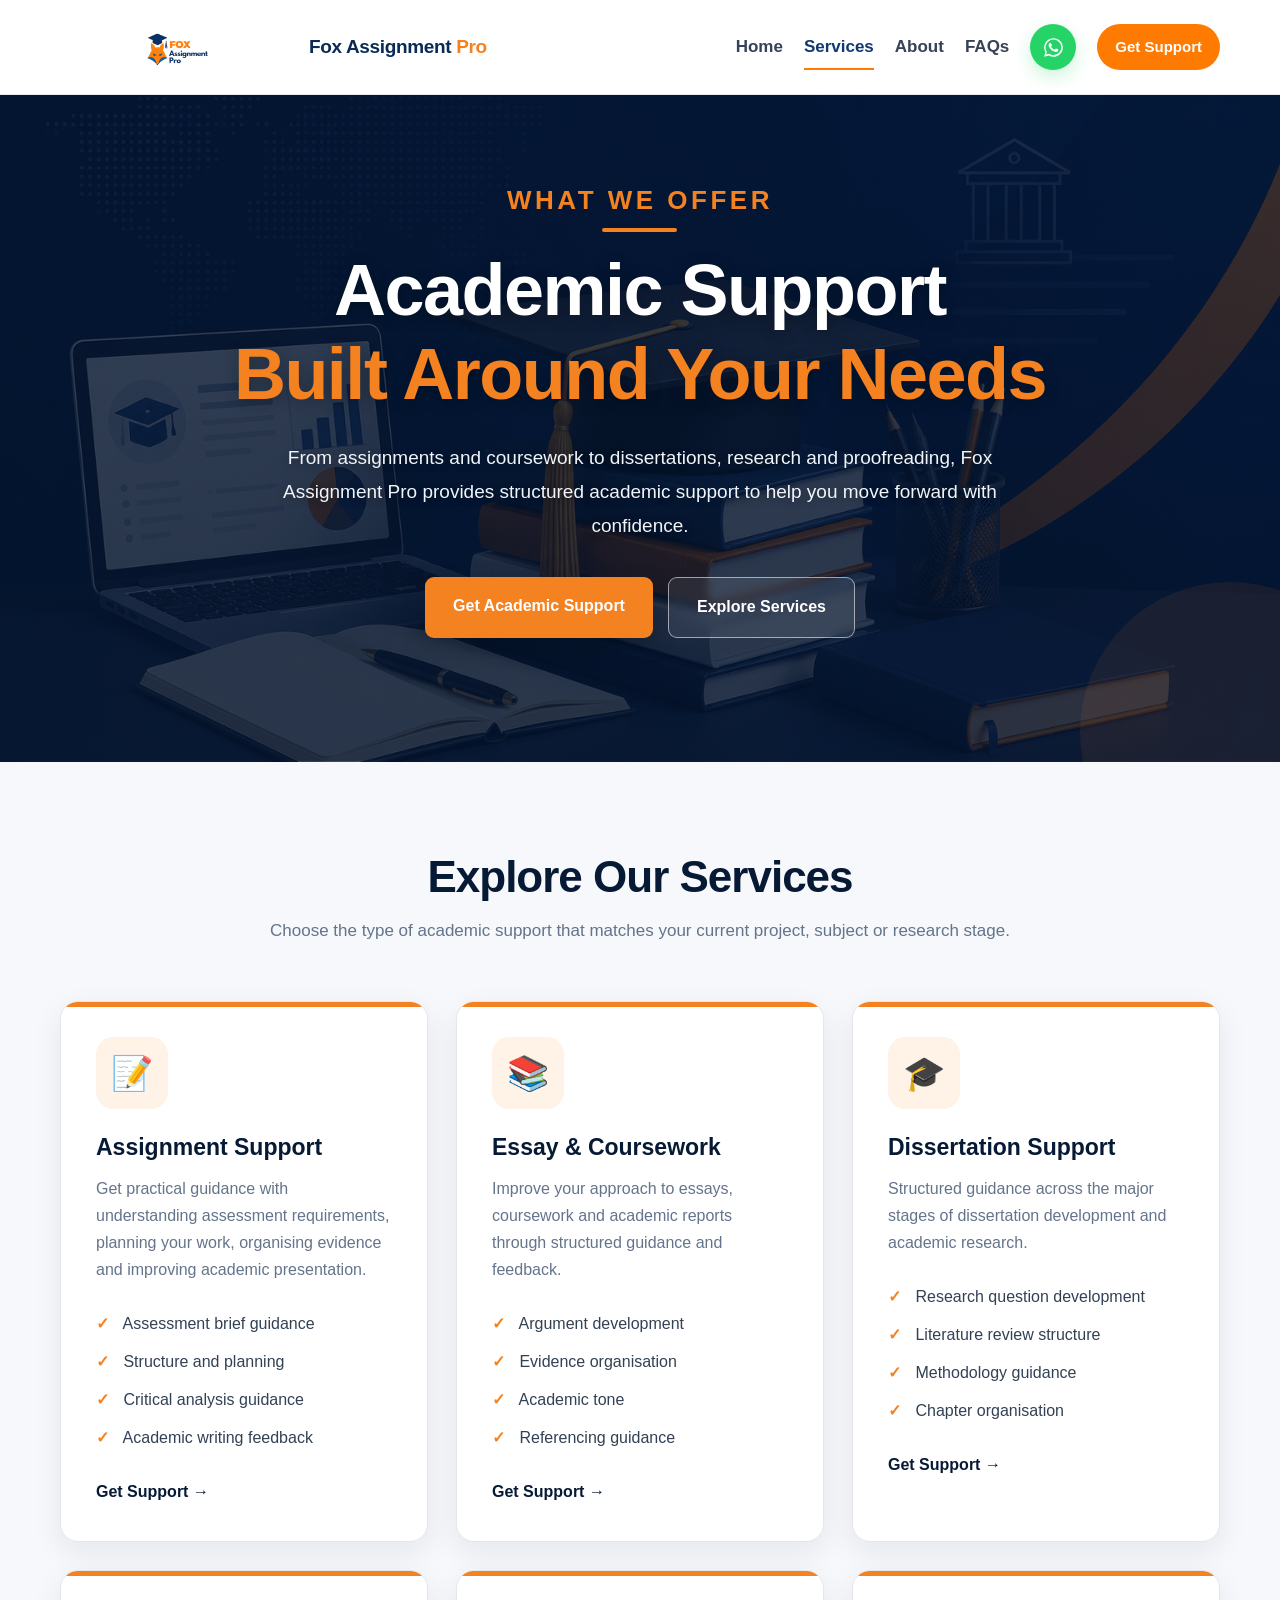
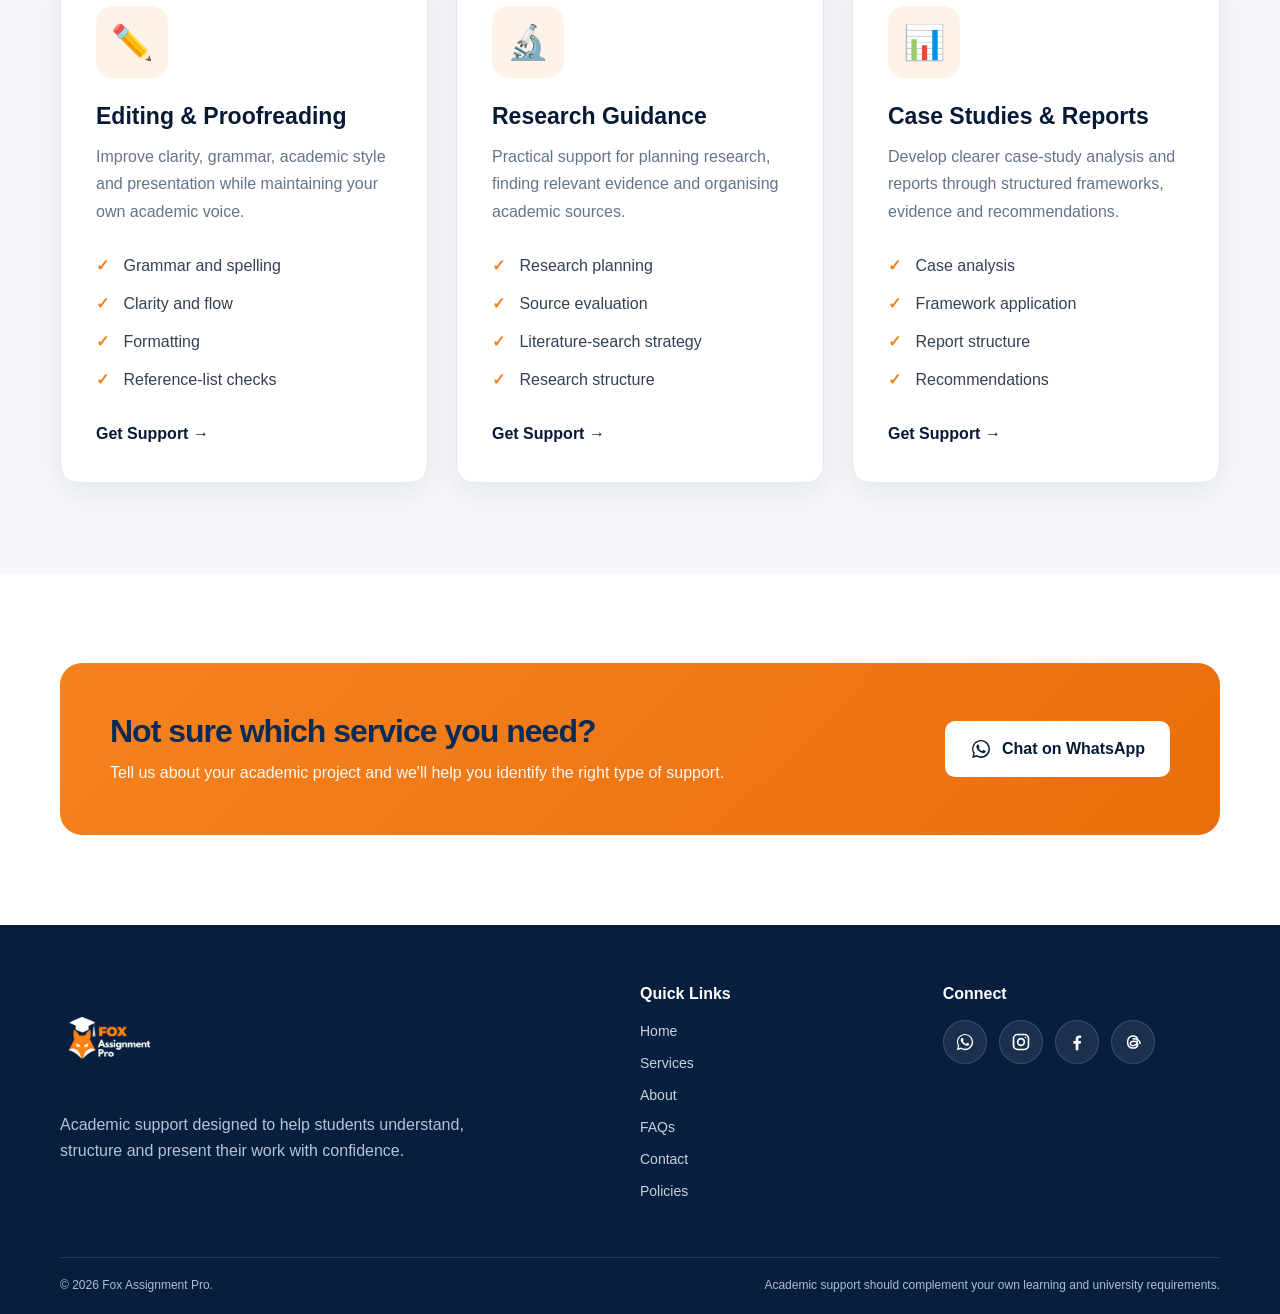
<file: services.html>
<!DOCTYPE html>
<html lang="en-GB">

<head>

    <meta charset="UTF-8">

    <meta name="viewport"
        content="width=device-width, initial-scale=1.0">

    <meta name="description"
        content="Fox Assignment Pro provides academic support, dissertation guidance, proofreading, research guidance and coursework support.">

    <title>Our Services | Fox Assignment Pro</title>

    <!-- Favicon -->
    <link rel="icon" type="image/png" href="favicon.png">

    <link rel="stylesheet"
        href="css/style.css">


    <style>

        /* =====================================================
           SERVICES PAGE
        ===================================================== */


        /* =====================================================
           HERO
        ===================================================== */

        .services-hero {

            position: relative;

            min-height: 620px;

            display: flex;

            align-items: center;

            padding: 90px 20px;

            color: #ffffff;

            background-image:
                linear-gradient(
                    rgba(4, 20, 45, 0.78),
                    rgba(4, 20, 45, 0.84)
                ),
                url("services-hero.png");

            background-size: cover;

            background-position: center;

            background-repeat: no-repeat;

            overflow: hidden;

        }


        /*
           Subtle orange glow
        */

        .services-hero::after {

            content: "";

            position: absolute;

            width: 300px;

            height: 300px;

            background: #f58220;

            opacity: 0.08;

            border-radius: 50%;

            right: -100px;

            bottom: -120px;

            pointer-events: none;

        }


        .services-hero-content {

            position: relative;

            z-index: 2;

            max-width: 900px;

            margin: 0 auto;

            text-align: center;

        }


        /* =====================================================
           WHAT WE OFFER
        ===================================================== */

        .services-hero .eyebrow {

            display: inline-block;

            color: #f58220;

            font-size: 26px;

            line-height: 1.2;

            font-weight: 900;

            text-transform: uppercase;

            letter-spacing: 3.5px;

            margin-bottom: 20px;

        }


        .services-hero .eyebrow::after {

            content: "";

            display: block;

            width: 75px;

            height: 4px;

            background: #f58220;

            margin:
                12px auto 0;

            border-radius: 10px;

        }


        /* =====================================================
           MAIN HEADING
        ===================================================== */

        .services-hero h1 {

            font-size:
                clamp(44px, 6vw, 72px);

            line-height: 1.08;

            margin: 0;

            color: #ffffff;

            font-weight: 800;

            letter-spacing: -1.5px;

            text-shadow:
                0 3px 15px rgba(0,0,0,0.25);

        }


        .services-hero h1 span {

            display: block;

            color: #f58220;

            margin-top: 6px;

        }


        /* =====================================================
           DESCRIPTION
        ===================================================== */

        .services-hero p {

            max-width: 760px;

            margin:
                27px auto 0;

            font-size: 19px;

            line-height: 1.8;

            color: #f1f5f9;

            text-shadow:
                0 2px 8px rgba(0,0,0,0.25);

        }


        /* =====================================================
           HERO BUTTONS
        ===================================================== */

        .hero-buttons {

            display: flex;

            justify-content: center;

            gap: 15px;

            margin-top: 34px;

            flex-wrap: wrap;

        }


        .hero-primary-button {

            display: inline-block;

            background: #f58220;

            color: #ffffff;

            padding:
                16px 28px;

            border-radius: 9px;

            text-decoration: none;

            font-weight: 800;

            transition:
                all 0.3s ease;

            box-shadow:
                0 8px 25px
                rgba(0,0,0,0.18);

        }


        .hero-primary-button:hover {

            background: #ffffff;

            color: #071a35;

            transform:
                translateY(-3px);

        }


        .hero-secondary-button {

            display: inline-block;

            background:
                rgba(255,255,255,0.08);

            border:
                1px solid
                rgba(255,255,255,0.55);

            color: #ffffff;

            padding:
                16px 28px;

            border-radius: 9px;

            text-decoration: none;

            font-weight: 700;

            transition:
                all 0.3s ease;

            backdrop-filter: blur(4px);

        }


        .hero-secondary-button:hover {

            background: #ffffff;

            color: #071a35;

            border-color: #ffffff;

        }


        /* =====================================================
           SERVICES INTRO
        ===================================================== */

        .services-intro {

            text-align: center;

            max-width: 760px;

            margin:
                0 auto 55px;

        }


        .services-intro h2 {

            font-size:
                clamp(32px, 4vw, 44px);

            color: #071a35;

            margin:
                0 0 15px;

            font-weight: 800;

        }


        .services-intro p {

            color: #64748b;

            font-size: 17px;

            line-height: 1.7;

            margin: 0;

        }


        /* =====================================================
           SERVICE GRID
        ===================================================== */

        .service-detail-grid {

            display: grid;

            grid-template-columns:
                repeat(3, 1fr);

            gap: 28px;

        }


        /* =====================================================
           SERVICE CARD
        ===================================================== */

        .service-card-new {

            background: #ffffff;

            border-radius: 18px;

            padding: 35px;

            border:
                1px solid #e5e7eb;

            box-shadow:
                0 10px 30px
                rgba(7, 26, 53, 0.08);

            transition:
                all 0.3s ease;

            height: 100%;

            position: relative;

            overflow: hidden;

        }


        .service-card-new::before {

            content: "";

            position: absolute;

            top: 0;

            left: 0;

            width: 100%;

            height: 5px;

            background: #f58220;

        }


        .service-card-new:hover {

            transform:
                translateY(-8px);

            box-shadow:
                0 20px 45px
                rgba(7, 26, 53, 0.14);

        }


        /* =====================================================
           SERVICE ICON
        ===================================================== */

        .service-icon-new {

            width: 72px;

            height: 72px;

            border-radius: 17px;

            background: #fff3e8;

            display: flex;

            align-items: center;

            justify-content: center;

            font-size: 34px;

            margin-bottom: 25px;

        }


        /* =====================================================
           SERVICE TITLE
        ===================================================== */

        .service-card-new h3 {

            color: #071a35;

            font-size: 23px;

            margin:
                0 0 14px;

            font-weight: 800;

        }


        /* =====================================================
           SERVICE DESCRIPTION
        ===================================================== */

        .service-card-new p {

            color: #64748b;

            line-height: 1.7;

            margin:
                0 0 22px;

        }


        /* =====================================================
           SERVICE LIST
        ===================================================== */

        .service-list {

            list-style: none;

            padding: 0;

            margin: 0;

        }


        .service-list li {

            padding:
                7px 0;

            color: #334155;

            line-height: 1.5;

        }


        .service-list li::before {

            content: "✓";

            color: #f58220;

            font-weight: 900;

            margin-right: 10px;

        }


        /* =====================================================
           SERVICE LINK
        ===================================================== */

        .service-link {

            display: inline-block;

            margin-top: 22px;

            color: #071a35;

            font-weight: 800;

            text-decoration: none;

            transition:
                color 0.2s ease;

        }


        .service-link:hover {

            color: #f58220;

        }


        /* =====================================================
           CTA BANNER
        ===================================================== */

        .support-banner {

            background:
                linear-gradient(
                    135deg,
                    #f58220,
                    #e96f0c
                );

            border-radius: 22px;

            padding: 50px;

            color: #ffffff;

            display: flex;

            align-items: center;

            justify-content: space-between;

            gap: 30px;

        }


        .support-banner h2 {

            margin:
                0 0 10px;

            font-size: 32px;

            font-weight: 800;

        }


        .support-banner p {

            margin: 0;

            color: #ffffff;

            opacity: 0.95;

            line-height: 1.6;

        }


        /* =====================================================
           WHATSAPP BUTTON
        ===================================================== */

        .whatsapp-button {

            display: inline-flex;

            align-items: center;

            justify-content: center;

            gap: 10px;

            background: #ffffff;

            color: #071a35;

            padding:
                15px 25px;

            border-radius: 10px;

            text-decoration: none;

            font-weight: 800;

            white-space: nowrap;

            transition:
                all 0.3s ease;

        }


        .whatsapp-button:hover {

            transform:
                translateY(-3px);

            box-shadow:
                0 8px 20px
                rgba(0,0,0,0.15);

        }


        /*
           WhatsApp SVG icon
        */

        .whatsapp-icon {

            width: 22px;

            height: 22px;

            flex-shrink: 0;

        }


        /* =====================================================
           TABLET
        ===================================================== */

        @media (max-width: 950px) {

            .services-hero {

                min-height: 580px;

            }


            .service-detail-grid {

                grid-template-columns:
                    repeat(2, 1fr);

            }

        }


        /* =====================================================
           MOBILE
        ===================================================== */

        @media (max-width: 650px) {

            .services-hero {

                min-height: 650px;

                padding:
                    60px 20px;

                background-position:
                    60% center;

            }


            .services-hero .eyebrow {

                font-size: 20px;

                letter-spacing: 2.5px;

            }


            .services-hero h1 {

                font-size: 43px;

                line-height: 1.1;

                letter-spacing: -0.5px;

            }


            .services-hero p {

                font-size: 16px;

                line-height: 1.7;

            }


            .hero-buttons {

                flex-direction: column;

                align-items: stretch;

            }


            .hero-primary-button,
            .hero-secondary-button {

                text-align: center;

            }


            .service-detail-grid {

                grid-template-columns: 1fr;

            }


            .service-card-new {

                padding: 28px;

            }


            .support-banner {

                padding:
                    35px 25px;

                flex-direction: column;

                align-items: flex-start;

            }


            .support-banner h2 {

                font-size: 27px;

            }


            .whatsapp-button {

                width: 100%;

                box-sizing: border-box;

                white-space: normal;

            }

        }


/* =====================================================
           HEADER + FOOTER ENHANCEMENTS
           Added for larger branding, clearer navigation,
           WhatsApp shortcut and icon-based footer socials.
        ===================================================== */

        .site-header .nav-wrap {
            height: 94px;
            gap: 24px;
        }

        .brand-lockup {
            display: inline-flex;
            align-items: center;
            gap: 14px;
            flex-shrink: 0;
        }

        .brand-lockup .brand-logo {
            display: block;
            width: 235px;
            height: auto;
            max-height: 74px;
            object-fit: contain;
        }

        .brand-name {
            color: #0a2b55;
            font-size: 19px;
            line-height: 1.05;
            font-weight: 900;
            letter-spacing: -0.35px;
            white-space: nowrap;
        }

        .brand-name strong {
            color: #f58220;
            font-weight: 900;
        }

        .site-header .nav {
            gap: 21px;
        }

        .site-header .nav > a:not(.nav-cta):not(.nav-whatsapp) {
            font-size: 17px;
            font-weight: 800;
        }

        .nav-whatsapp {
            width: 46px;
            height: 46px;
            min-width: 46px;
            display: inline-flex;
            align-items: center;
            justify-content: center;
            border-radius: 50%;
            background: #25d366;
            color: #ffffff !important;
            box-shadow: 0 7px 18px rgba(37, 211, 102, 0.23);
            transition: transform 0.25s ease, box-shadow 0.25s ease, background 0.25s ease;
        }

        .nav-whatsapp::after {
            display: none !important;
        }

        .nav-whatsapp svg {
            width: 23px;
            height: 23px;
            display: block;
        }

        .nav-whatsapp:hover {
            background: #1fbe5d;
            color: #ffffff !important;
            transform: translateY(-2px);
            box-shadow: 0 10px 24px rgba(37, 211, 102, 0.32);
        }

        .footer-logo {
            width: 275px;
            max-height: 100px;
            object-fit: contain;
            object-position: left center;
            margin-bottom: 18px;
        }

        .footer-socials {
            display: flex;
            align-items: center;
            gap: 12px;
            flex-wrap: wrap;
            margin-top: 13px;
        }

        .footer .footer-social-link {
            width: 44px;
            height: 44px;
            margin: 0;
            display: inline-flex;
            align-items: center;
            justify-content: center;
            border-radius: 50%;
            color: #ffffff;
            background: rgba(255, 255, 255, 0.08);
            border: 1px solid rgba(255, 255, 255, 0.15);
            transition: transform 0.25s ease, background 0.25s ease, border-color 0.25s ease;
        }

        .footer .footer-social-link svg {
            width: 20px;
            height: 20px;
            display: block;
        }

        .footer .footer-social-link:hover {
            color: #ffffff;
            background: #f58220;
            border-color: #f58220;
            transform: translateY(-3px);
        }

        @media (max-width: 1100px) {
            .brand-lockup .brand-logo {
                width: 205px;
            }

            .brand-name {
                font-size: 16px;
            }

            .site-header .nav {
                gap: 16px;
            }

            .site-header .nav > a:not(.nav-cta):not(.nav-whatsapp) {
                font-size: 16px;
            }
        }

        @media (max-width: 900px) {
            .site-header .nav-wrap {
                height: 86px;
            }

            .brand-lockup .brand-logo {
                width: 195px;
                max-height: 66px;
            }

            .brand-name {
                font-size: 16px;
            }

            .site-header .nav {
                top: 86px;
            }

            .nav-whatsapp {
                width: 46px;
                height: 46px;
                align-self: flex-start;
            }
        }

        @media (max-width: 620px) {
            .site-header .nav-wrap {
                height: 82px;
            }

            .brand-lockup .brand-logo {
                width: 195px;
                max-height: 62px;
            }

            .brand-name {
                display: none;
            }

            .site-header .nav {
                top: 82px;
            }

            .footer-logo {
                width: 255px;
                max-height: 92px;
            }
        }

    </style>

</head>


<body>


    <!-- =====================================================
         HEADER
    ====================================================== -->

    <header class="site-header">

        <div class="container nav-wrap">

            <a
                class="brand brand-lockup"
                href="index.html"
                aria-label="Fox Assignment Pro home">

                <img
                    class="brand-logo"
                    src="logo.png"
                    alt="Fox Assignment Pro logo">

                <span class="brand-name">
                    Fox Assignment <strong>Pro</strong>
                </span>

            </a>

            <button
                class="menu-toggle"
                aria-label="Open navigation"
                aria-expanded="false">
                ☰
            </button>

            <nav class="nav" aria-label="Primary navigation">

                <a href="index.html">Home</a>
                <a class="active" href="services.html">Services</a>
                <a href="about.html">About</a>
                <a href="faq.html">FAQs</a>

                <a
                    class="nav-whatsapp"
                    href="https://wa.me/447916691104"
                    target="_blank"
                    rel="noopener"
                    aria-label="Chat with Fox Assignment Pro on WhatsApp"
                    title="WhatsApp">

                    <svg
                        viewBox="0 0 32 32"
                        xmlns="http://www.w3.org/2000/svg"
                        aria-hidden="true">
                        <path
                            fill="currentColor"
                            d="M16 3C8.82 3 3 8.82 3 16c0 2.3.6 4.55 1.74 6.54L3 29l6.64-1.7A12.94 12.94 0 0 0 16 29c7.18 0 13-5.82 13-13S23.18 3 16 3zm0 23.7c-2.05 0-4.06-.55-5.81-1.6l-.42-.25-3.94 1.01 1.05-3.83-.27-.44A10.95 10.95 0 1 1 16 26.7zm6-8.22c-.33-.17-1.96-.97-2.26-1.08-.3-.11-.52-.17-.74.17-.22.33-.85 1.08-1.04 1.3-.19.22-.38.25-.71.08-.33-.17-1.4-.52-2.67-1.65-.99-.88-1.66-1.96-1.85-2.29-.19-.33-.02-.51.14-.68.15-.15.33-.38.49-.57.16-.19.22-.33.33-.55.11-.22.06-.41-.03-.58-.08-.17-.74-1.78-1.01-2.44-.27-.64-.54-.55-.74-.56h-.63c-.22 0-.58.08-.88.41-.3.33-1.16 1.13-1.16 2.76s1.19 3.2 1.35 3.42c.17.22 2.34 3.58 5.67 5.02.79.34 1.41.54 1.89.69.79.25 1.5.21 2.07.13.63-.09 1.96-.8 2.24-1.57.27-.77.27-1.43.19-1.57-.08-.14-.3-.22-.63-.39z"/>
                    </svg>

                </a>

                <a class="nav-cta" href="contact.html">Get Support</a>

            </nav>

        </div>

    </header>



    <!-- =====================================================
         MAIN
    ===================================================== -->

    <main>


        <!-- =================================================
             HERO
        ================================================== -->

        <section class="services-hero">


            <div class="services-hero-content">


                <span class="eyebrow">

                    WHAT WE OFFER

                </span>


                <h1>

                    Academic Support

                    <span>
                        Built Around Your Needs
                    </span>

                </h1>


                <p>

                    From assignments and coursework to
                    dissertations, research and proofreading,
                    Fox Assignment Pro provides structured
                    academic support to help you move forward
                    with confidence.

                </p>


                <div class="hero-buttons">


                    <a
                        class="hero-primary-button"
                        href="contact.html">

                        Get Academic Support

                    </a>


                    <a
                        class="hero-secondary-button"
                        href="#services">

                        Explore Services

                    </a>


                </div>


            </div>


        </section>



        <!-- =================================================
             SERVICES
        ================================================== -->

        <section
            id="services"
            class="section section-light">


            <div class="container">


                <div class="services-intro">


                    <h2>

                        Explore Our Services

                    </h2>


                    <p>

                        Choose the type of academic support
                        that matches your current project,
                        subject or research stage.

                    </p>


                </div>



                <div class="service-detail-grid">



                    <!-- SERVICE 1 -->

                    <article class="service-card-new">


                        <div class="service-icon-new">

                            📝

                        </div>


                        <h3>

                            Assignment Support

                        </h3>


                        <p>

                            Get practical guidance with
                            understanding assessment requirements,
                            planning your work, organising evidence
                            and improving academic presentation.

                        </p>


                        <ul class="service-list">


                            <li>
                                Assessment brief guidance
                            </li>


                            <li>
                                Structure and planning
                            </li>


                            <li>
                                Critical analysis guidance
                            </li>


                            <li>
                                Academic writing feedback
                            </li>


                        </ul>


                        <a
                            class="service-link"
                            href="contact.html">

                            Get Support →

                        </a>


                    </article>



                    <!-- SERVICE 2 -->

                    <article class="service-card-new">


                        <div class="service-icon-new">

                            📚

                        </div>


                        <h3>

                            Essay & Coursework

                        </h3>


                        <p>

                            Improve your approach to essays,
                            coursework and academic reports through
                            structured guidance and feedback.

                        </p>


                        <ul class="service-list">


                            <li>
                                Argument development
                            </li>


                            <li>
                                Evidence organisation
                            </li>


                            <li>
                                Academic tone
                            </li>


                            <li>
                                Referencing guidance
                            </li>


                        </ul>


                        <a
                            class="service-link"
                            href="contact.html">

                            Get Support →

                        </a>


                    </article>



                    <!-- SERVICE 3 -->

                    <article class="service-card-new">


                        <div class="service-icon-new">

                            🎓

                        </div>


                        <h3>

                            Dissertation Support

                        </h3>


                        <p>

                            Structured guidance across the major
                            stages of dissertation development
                            and academic research.

                        </p>


                        <ul class="service-list">


                            <li>
                                Research question development
                            </li>


                            <li>
                                Literature review structure
                            </li>


                            <li>
                                Methodology guidance
                            </li>


                            <li>
                                Chapter organisation
                            </li>


                        </ul>


                        <a
                            class="service-link"
                            href="contact.html">

                            Get Support →

                        </a>


                    </article>



                    <!-- SERVICE 4 -->

                    <article class="service-card-new">


                        <div class="service-icon-new">

                            ✏️

                        </div>


                        <h3>

                            Editing & Proofreading

                        </h3>


                        <p>

                            Improve clarity, grammar, academic
                            style and presentation while maintaining
                            your own academic voice.

                        </p>


                        <ul class="service-list">


                            <li>
                                Grammar and spelling
                            </li>


                            <li>
                                Clarity and flow
                            </li>


                            <li>
                                Formatting
                            </li>


                            <li>
                                Reference-list checks
                            </li>


                        </ul>


                        <a
                            class="service-link"
                            href="contact.html">

                            Get Support →

                        </a>


                    </article>



                    <!-- SERVICE 5 -->

                    <article class="service-card-new">


                        <div class="service-icon-new">

                            🔬

                        </div>


                        <h3>

                            Research Guidance

                        </h3>


                        <p>

                            Practical support for planning research,
                            finding relevant evidence and organising
                            academic sources.

                        </p>


                        <ul class="service-list">


                            <li>
                                Research planning
                            </li>


                            <li>
                                Source evaluation
                            </li>


                            <li>
                                Literature-search strategy
                            </li>


                            <li>
                                Research structure
                            </li>


                        </ul>


                        <a
                            class="service-link"
                            href="contact.html">

                            Get Support →

                        </a>


                    </article>



                    <!-- SERVICE 6 -->

                    <article class="service-card-new">


                        <div class="service-icon-new">

                            📊

                        </div>


                        <h3>

                            Case Studies & Reports

                        </h3>


                        <p>

                            Develop clearer case-study analysis
                            and reports through structured frameworks,
                            evidence and recommendations.

                        </p>


                        <ul class="service-list">


                            <li>
                                Case analysis
                            </li>


                            <li>
                                Framework application
                            </li>


                            <li>
                                Report structure
                            </li>


                            <li>
                                Recommendations
                            </li>


                        </ul>


                        <a
                            class="service-link"
                            href="contact.html">

                            Get Support →

                        </a>


                    </article>


                </div>


            </div>

        </section>



        <!-- =================================================
             CTA
        ================================================== -->

        <section class="section">


            <div class="container">


                <div class="support-banner">


                    <div>


                        <h2>

                            Not sure which service
                            you need?

                        </h2>


                        <p>

                            Tell us about your academic project
                            and we'll help you identify the right
                            type of support.

                        </p>


                    </div>


                    <a
                        class="whatsapp-button"
                        href="https://wa.me/447916691104?text=Hello%20Fox%20Assignment%20Pro%2C%20I%20would%20like%20help%20choosing%20an%20academic%20support%20service."
                        target="_blank"
                        rel="noopener">


                        <!-- WhatsApp icon -->

                        <svg
                            class="whatsapp-icon"
                            viewBox="0 0 32 32"
                            xmlns="http://www.w3.org/2000/svg"
                            aria-hidden="true">

                            <path
                                fill="currentColor"
                                d="M16 3C8.82 3 3 8.82 3 16c0 2.3.6 4.55 1.74 6.54L3 29l6.64-1.7A12.94 12.94 0 0 0 16 29c7.18 0 13-5.82 13-13S23.18 3 16 3zm0 23.7c-2.05 0-4.06-.55-5.81-1.6l-.42-.25-3.94 1.01 1.05-3.83-.27-.44A10.95 10.95 0 1 1 16 26.7zm6-8.22c-.33-.17-1.96-.97-2.26-1.08-.3-.11-.52-.17-.74.17-.22.33-.85 1.08-1.04 1.3-.19.22-.38.25-.71.08-.33-.17-1.4-.52-2.67-1.65-.99-.88-1.66-1.96-1.85-2.29-.19-.33-.02-.51.14-.68.15-.15.33-.38.49-.57.16-.19.22-.33.33-.55.11-.22.06-.41-.03-.58-.08-.17-.74-1.78-1.01-2.44-.27-.64-.54-.55-.74-.56h-.63c-.22 0-.58.08-.88.41-.3.33-1.16 1.13-1.16 2.76s1.19 3.2 1.35 3.42c.17.22 2.34 3.58 5.67 5.02.79.34 1.41.54 1.89.69.79.25 1.5.21 2.07.13.63-.09 1.96-.8 2.24-1.57.27-.77.27-1.43.19-1.57-.08-.14-.3-.22-.63-.39z"/>

                        </svg>


                        Chat on WhatsApp


                    </a>


                </div>


            </div>

        </section>


    </main>



    <!-- =====================================================
         FOOTER
    ===================================================== -->

    <footer class="footer">

        <div class="container footer-grid">

            <div>

                <img
                    class="footer-logo"
                    src="logo-footer.png"
                    alt="Fox Assignment Pro">

                <p>
                    Academic support designed to help students
                    understand, structure and present their work
                    with confidence.
                </p>

            </div>

            <div>

                <h3>Quick Links</h3>

                <a href="index.html">Home</a>
                <a href="services.html">Services</a>
                <a href="about.html">About</a>
                <a href="faq.html">FAQs</a>
                <a href="contact.html">Contact</a>
                <a href="policies.html">Policies</a>

            </div>

            <div>

                <h3>Connect</h3>

                <div class="footer-socials" aria-label="Social media links">

                    <a
                        class="footer-social-link"
                        href="https://wa.me/447916691104"
                        target="_blank"
                        rel="noopener"
                        aria-label="WhatsApp"
                        title="WhatsApp">
                        <svg viewBox="0 0 32 32" xmlns="http://www.w3.org/2000/svg" aria-hidden="true">
                            <path fill="currentColor" d="M16 3C8.82 3 3 8.82 3 16c0 2.3.6 4.55 1.74 6.54L3 29l6.64-1.7A12.94 12.94 0 0 0 16 29c7.18 0 13-5.82 13-13S23.18 3 16 3zm0 23.7c-2.05 0-4.06-.55-5.81-1.6l-.42-.25-3.94 1.01 1.05-3.83-.27-.44A10.95 10.95 0 1 1 16 26.7zm6-8.22c-.33-.17-1.96-.97-2.26-1.08-.3-.11-.52-.17-.74.17-.22.33-.85 1.08-1.04 1.3-.19.22-.38.25-.71.08-.33-.17-1.4-.52-2.67-1.65-.99-.88-1.66-1.96-1.85-2.29-.19-.33-.02-.51.14-.68.15-.15.33-.38.49-.57.16-.19.22-.33.33-.55.11-.22.06-.41-.03-.58-.08-.17-.74-1.78-1.01-2.44-.27-.64-.54-.55-.74-.56h-.63c-.22 0-.58.08-.88.41-.3.33-1.16 1.13-1.16 2.76s1.19 3.2 1.35 3.42c.17.22 2.34 3.58 5.67 5.02.79.34 1.41.54 1.89.69.79.25 1.5.21 2.07.13.63-.09 1.96-.8 2.24-1.57.27-.77.27-1.43.19-1.57-.08-.14-.3-.22-.63-.39z"/>
                        </svg>
                    </a>

                    <a
                        class="footer-social-link"
                        href="https://www.instagram.com/foxassignmentpro1/"
                        target="_blank"
                        rel="noopener"
                        aria-label="Instagram"
                        title="Instagram">
                        <svg viewBox="0 0 24 24" fill="none" stroke="currentColor" stroke-width="2" stroke-linecap="round" stroke-linejoin="round" aria-hidden="true">
                            <rect x="3" y="3" width="18" height="18" rx="5"></rect>
                            <circle cx="12" cy="12" r="4"></circle>
                            <circle cx="17.4" cy="6.6" r="1" fill="currentColor" stroke="none"></circle>
                        </svg>
                    </a>

                    <a
                        class="footer-social-link"
                        href="https://www.facebook.com/profile.php?id=61591156565168&amp;sk=about"
                        target="_blank"
                        rel="noopener"
                        aria-label="Facebook"
                        title="Facebook">
                        <svg viewBox="0 0 24 24" fill="currentColor" aria-hidden="true">
                            <path d="M13.65 22v-8h2.75l.42-3.2h-3.17V8.75c0-.93.26-1.56 1.59-1.56h1.69V4.33c-.29-.04-1.29-.13-2.45-.13-2.42 0-4.08 1.48-4.08 4.19v2.41H7.67V14h2.73v8h3.25z"></path>
                        </svg>
                    </a>

                    <a
                        class="footer-social-link"
                        href="https://www.threads.com/@foxassignmentpro1/"
                        target="_blank"
                        rel="noopener"
                        aria-label="Threads"
                        title="Threads">
                        <svg viewBox="0 0 24 24" fill="none" stroke="currentColor" stroke-width="1.8" stroke-linecap="round" stroke-linejoin="round" aria-hidden="true">
                            <path d="M17.6 8.7c-.6-2.5-2.5-4-5.4-4-4 0-6.7 2.9-6.7 7.3s2.5 7.3 6.5 7.3c3.3 0 5.6-1.8 5.6-4.4 0-2.3-1.8-3.8-4.7-3.8-2.4 0-4.1 1.1-4.1 2.8 0 1.5 1.3 2.5 3.1 2.5 3.2 0 5.4-2.3 5.4-5.5 0-.8-.1-1.5-.3-2.2"></path>
                            <path d="M12.2 8.1c2.5 0 4.5.5 6 1.5 1.5 1 2.3 2.4 2.3 4.1"></path>
                        </svg>
                    </a>

                </div>

            </div>

        </div>

        <div class="container footer-bottom">

            <span>
                © <span id="year"></span> Fox Assignment Pro.
            </span>

            <span>
                Academic support should complement
                your own learning and university
                requirements.
            </span>

        </div>

    </footer>


    <script src="js/script.js"></script>


</body>

</html>
</file>
<file: css/style.css>
:root{
  --navy:#10396f;
  --navy-dark:#092b55;
  --orange:#ff7a00;
  --orange-light:#fff1e4;
  --text:#172033;
  --muted:#657085;
  --bg:#ffffff;
  --light:#f6f8fb;
  --border:#e4e9f0;
  --shadow:0 18px 45px rgba(16,57,111,.10);
  --radius:18px;
  --container:1160px;
}
*{box-sizing:border-box}
html{scroll-behavior:smooth}
body{margin:0;font-family:Arial,Helvetica,sans-serif;color:var(--text);background:var(--bg);line-height:1.65}
a{color:inherit;text-decoration:none}
.container{width:min(var(--container),calc(100% - 40px));margin:auto}
.site-header{position:sticky;top:0;z-index:50;background:rgba(255,255,255,.96);backdrop-filter:blur(10px);border-bottom:1px solid var(--border)}
.nav-wrap{height:78px;display:flex;align-items:center;justify-content:space-between;gap:30px}
.brand img{display:block;width:210px;height:auto;max-height:62px;object-fit:contain}
.nav{display:flex;align-items:center;gap:26px;font-size:15px;font-weight:700}
.nav a{color:#364257;position:relative}
.nav a:hover,.nav a.active{color:var(--navy)}
.nav a.active:after{content:"";position:absolute;left:0;right:0;bottom:-9px;height:2px;background:var(--orange)}
.nav .nav-cta{padding:11px 18px;border-radius:999px;background:var(--orange);color:#fff}
.nav .nav-cta:after{display:none}
.menu-toggle{display:none;border:0;background:transparent;font-size:28px;color:var(--navy);cursor:pointer}
.hero{padding:82px 0 70px;background:linear-gradient(135deg,#f8fbff 0%,#fff 60%,#fff7ef 100%)}
.hero-grid{display:grid;grid-template-columns:1.15fr .85fr;gap:70px;align-items:center}
.eyebrow{display:inline-block;color:var(--orange);font-size:13px;font-weight:800;letter-spacing:1.5px;text-transform:uppercase;margin-bottom:12px}
h1,h2,h3{line-height:1.15;margin:0 0 16px;color:var(--navy-dark)}
h1{font-size:clamp(42px,6vw,68px);letter-spacing:-2px}
h1 span{color:var(--orange)}
h2{font-size:clamp(30px,4vw,44px);letter-spacing:-1px}
h3{font-size:21px}
p{color:var(--muted);margin:0 0 16px}
.hero-text{font-size:18px;max-width:690px}
.hero-buttons{display:flex;gap:14px;flex-wrap:wrap;margin:28px 0 34px}
.btn{display:inline-flex;align-items:center;justify-content:center;border-radius:10px;padding:14px 22px;font-weight:800;border:2px solid transparent;cursor:pointer;font-size:15px}
.btn-primary{background:var(--orange);color:#fff}
.btn-primary:hover{background:#e96e00}
.btn-secondary{border-color:var(--navy);color:var(--navy);background:#fff}
.btn-secondary:hover{background:var(--navy);color:#fff}
.btn-light{background:#fff;color:var(--navy)}
.trust-row{display:flex;gap:30px;flex-wrap:wrap}
.trust-row div{display:flex;flex-direction:column}
.trust-row strong{font-size:14px;color:var(--navy)}
.trust-row span{font-size:12px;color:var(--muted)}
.hero-card{background:#fff;border:1px solid var(--border);border-radius:24px;padding:36px;box-shadow:var(--shadow);position:relative;overflow:hidden}
.hero-card:before{content:"";position:absolute;right:-80px;top:-90px;width:220px;height:220px;border-radius:50%;background:var(--orange-light)}
.fox-badge{position:relative;display:inline-flex;background:var(--navy);color:#fff;border-radius:12px;padding:8px 13px;font-weight:900;letter-spacing:2px;margin-bottom:20px}
.hero-card h2{font-size:31px;max-width:390px}
.card-link{display:inline-block;font-weight:800;color:var(--orange);margin:10px 0 22px}
.mini-list{display:grid;gap:12px;border-top:1px solid var(--border);padding-top:20px}
.mini-list span{font-size:14px;font-weight:700;color:#3d485c}
.section{padding:90px 0}
.section-light{background:var(--light)}
.section-heading{max-width:700px;margin-bottom:45px}
.section-heading.center{text-align:center;margin-left:auto;margin-right:auto}
.section-heading p{font-size:17px}
.service-grid{display:grid;grid-template-columns:repeat(3,1fr);gap:22px}
.service-card{background:#fff;border:1px solid var(--border);padding:28px;border-radius:var(--radius);transition:.25s}
.service-card:hover{transform:translateY(-5px);box-shadow:var(--shadow)}
.icon,.detail-icon{font-size:34px;margin-bottom:18px}
.service-card p{font-size:15px}
.service-card a{font-weight:800;color:var(--orange);font-size:14px}
.process{background:#fff}
.process-grid{display:grid;grid-template-columns:repeat(3,1fr);gap:24px}
.process-card{padding:30px;border:1px solid var(--border);border-radius:var(--radius);background:#fff}
.process-card>span,.feature-grid>div>span{display:inline-flex;width:42px;height:42px;align-items:center;justify-content:center;border-radius:50%;background:var(--orange-light);color:var(--orange);font-weight:900;margin-bottom:22px}
.subjects{background:var(--navy);color:#fff}
.subjects h2,.subjects p{color:#fff}
.subjects p{opacity:.8}
.two-col{display:grid;grid-template-columns:1fr 1fr;gap:70px;align-items:center}
.subject-list{display:grid;grid-template-columns:1fr 1fr;gap:12px}
.subject-list span{background:rgba(255,255,255,.09);border:1px solid rgba(255,255,255,.15);padding:14px 16px;border-radius:10px;font-weight:700;font-size:14px}
.cta-section{padding:58px 0;background:var(--orange)}
.cta-inner{display:flex;align-items:center;justify-content:space-between;gap:30px}
.cta-inner h2,.cta-inner p{color:#fff}
.cta-inner .eyebrow{color:#fff;opacity:.8}
.page-hero{padding:72px 0;background:linear-gradient(135deg,#f8fbff,#fff7ef)}
.page-hero p{font-size:18px;max-width:700px}
.service-detail-grid{display:grid;grid-template-columns:repeat(2,1fr);gap:24px}
.detail-card{background:#fff;border:1px solid var(--border);border-radius:var(--radius);padding:34px;box-shadow:0 8px 25px rgba(0,0,0,.03)}
.detail-card ul{margin:20px 0 0;padding-left:20px;color:#465267}
.detail-card li{margin:7px 0}
.about-copy{align-items:start}
.values-card{background:#fff;border:1px solid var(--border);border-radius:var(--radius);padding:32px;box-shadow:var(--shadow)}
.values-card>div{padding:18px 0;border-top:1px solid var(--border)}
.values-card strong{color:var(--navy)}
.values-card p{font-size:14px;margin:5px 0 0}
.feature-grid{display:grid;grid-template-columns:repeat(3,1fr);gap:24px}
.feature-grid>div{border:1px solid var(--border);border-radius:var(--radius);padding:28px}
.faq-list{max-width:850px}
details{background:#fff;border:1px solid var(--border);border-radius:14px;margin-bottom:14px;padding:0 22px}
summary{cursor:pointer;padding:22px 0;font-weight:800;color:var(--navy);list-style:none}
summary::-webkit-details-marker{display:none}
summary:after{content:"+";float:right;color:var(--orange);font-size:24px}
details[open] summary:after{content:"−"}
details p{padding:0 0 22px;margin:0}
.contact-grid{display:grid;grid-template-columns:.85fr 1.15fr;gap:60px;align-items:start}
.contact-info h2,.form-card h2{font-size:34px}
.contact-method{border-top:1px solid var(--border);padding:16px 0;display:flex;justify-content:space-between;gap:20px}
.contact-method strong{color:var(--navy)}
.contact-method a{color:var(--orange);font-weight:700}
.form-card{background:#fff;border:1px solid var(--border);border-radius:var(--radius);padding:32px;box-shadow:var(--shadow)}
.form-card label{display:block;font-size:14px;font-weight:800;color:var(--navy);margin:15px 0 7px}
.form-card input,.form-card select,.form-card textarea{width:100%;padding:13px 14px;border:1px solid #d5dce6;border-radius:9px;font:inherit;background:#fff;color:var(--text)}
.form-card input:focus,.form-card select:focus,.form-card textarea:focus{outline:2px solid rgba(255,122,0,.2);border-color:var(--orange)}
.form-card button{margin-top:20px;width:100%}
.small{font-size:13px}
.footer{background:#071f3e;color:#fff;padding:60px 0 0}
.footer-grid{display:grid;grid-template-columns:1.5fr .7fr .8fr;gap:60px;padding-bottom:45px}
.footer-logo{width:220px;max-height:80px;object-fit:contain;object-position:left center;margin-bottom:15px}
.footer p{color:#b7c3d4;max-width:430px}
.footer h3{color:#fff;font-size:16px}
.footer a{display:block;color:#c8d1de;margin:9px 0;font-size:14px}
.footer a:hover{color:#fff}
.footer-bottom{border-top:1px solid rgba(255,255,255,.12);padding:18px 0;display:flex;justify-content:space-between;gap:20px;color:#aebbd0;font-size:12px}
@media(max-width:900px){
  .menu-toggle{display:block}
  .nav{display:none;position:absolute;left:20px;right:20px;top:78px;background:#fff;border:1px solid var(--border);border-radius:14px;padding:18px;box-shadow:var(--shadow);flex-direction:column;align-items:stretch;gap:12px}
  .nav.open{display:flex}
  .nav a{padding:9px}
  .nav a.active:after{display:none}
  .hero-grid,.two-col,.contact-grid{grid-template-columns:1fr}
  .service-grid,.process-grid,.feature-grid{grid-template-columns:1fr 1fr}
  .hero{padding-top:60px}
  .cta-inner{align-items:flex-start;flex-direction:column}
}
@media(max-width:620px){
  .container{width:min(var(--container),calc(100% - 28px))}
  .brand img{width:175px}
  .service-grid,.process-grid,.feature-grid,.service-detail-grid{grid-template-columns:1fr}
  .subject-list{grid-template-columns:1fr}
  .section{padding:65px 0}
  .hero{padding:48px 0 55px}
  h1{font-size:42px}
  .hero-card{padding:26px}
  .trust-row{gap:18px}
  .footer-grid{grid-template-columns:1fr;gap:30px}
  .footer-bottom{flex-direction:column}
}
</file>
